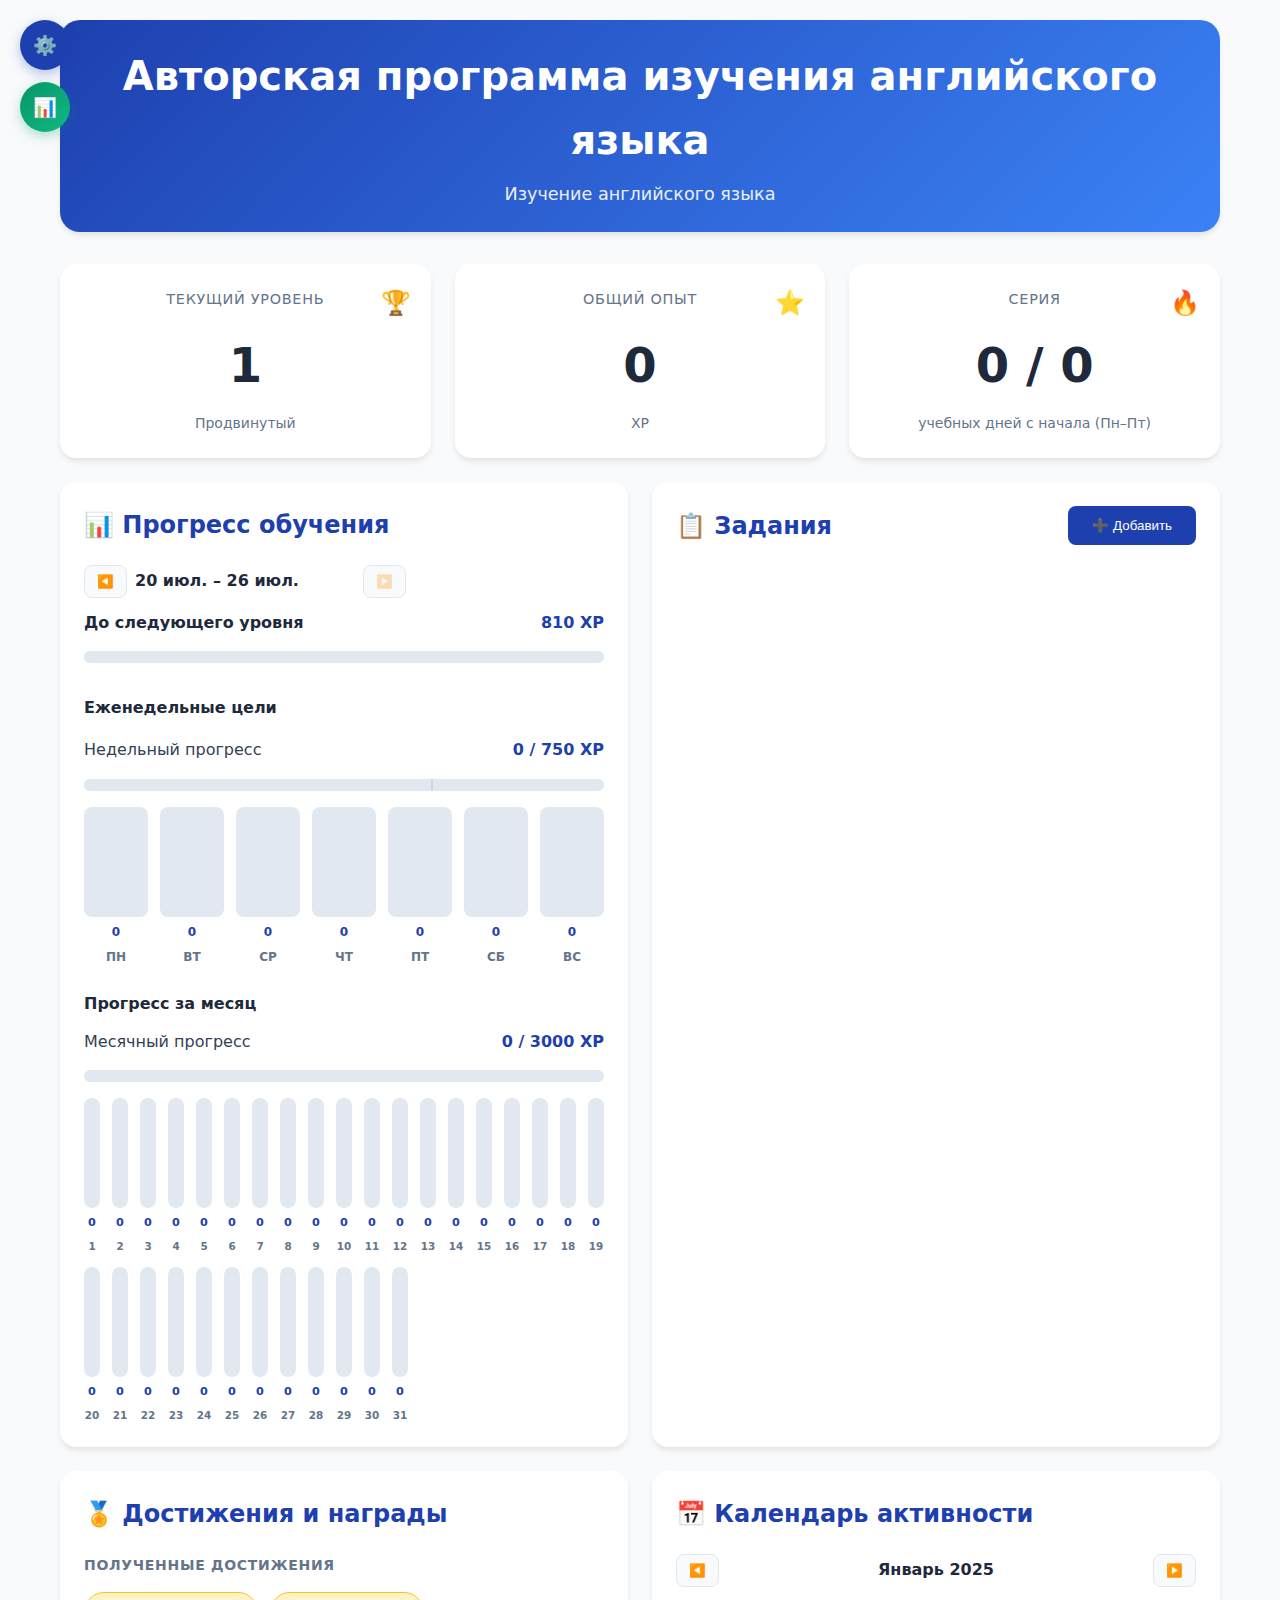
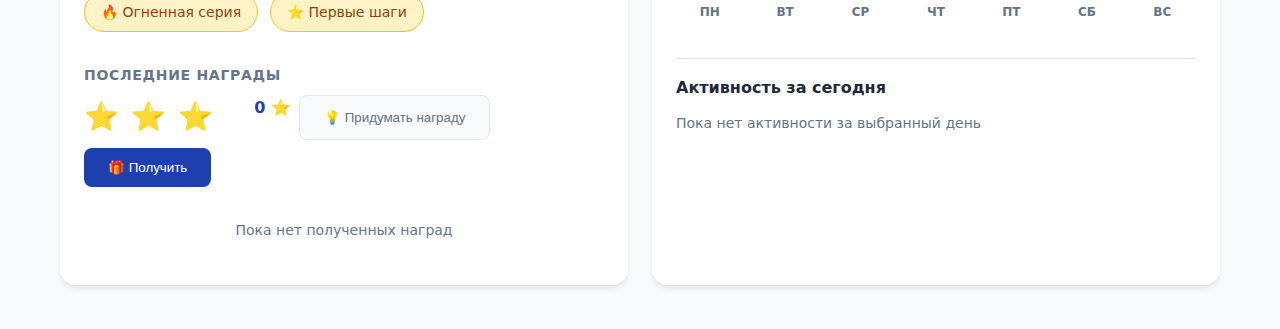
<file: index.html>
﻿<!doctype html>
<html lang="ru">
    <head>
        <meta charset="UTF-8" />
        <meta name="viewport" content="width=device-width, initial-scale=1.0" />
        <title>Геймификация изучения английского языка</title>
        <!-- Offline mode: removed external icon/font links -->
        <link rel="stylesheet" href="styles.css">
    </head>
    <body>
        <!-- Settings Panel -->
        <div class="settings-panel">
            <button class="settings-btn" onclick="toggleSettingsMenu()" aria-label="Открыть настройки" aria-haspopup="true" aria-expanded="false">
                ⚙️
            </button>
            <button class="analytics-btn" onclick="showAnalyticsModal()" aria-label="Открыть аналитику" title="Аналитика и статистика">
                📊
            </button>
            <div class="settings-menu" id="settingsMenu">
                <div class="settings-item" onclick="showChangeAccountModal()">
                    👤
                    Сменить учетную запись
                </div>
                <div class="settings-item" onclick="showChangePinModal()">
                    🔐
                    Сменить PIN-код
                </div>
                <div class="settings-item" onclick="logoutUser()">
                    🚪
                    Выйти из профиля
                </div>
                                 <div class="settings-item" onclick="exportData()">
                     💾
                     Экспорт данных
                 </div>
                 <div class="settings-item" onclick="document.getElementById('importFile').click()">
                     📤
                     Импорт данных
                 </div>
                 
                 <div class="settings-item danger" onclick="clearTasks()">
                     🗑️
                     Очистить задания
                 </div>
                 <div class="settings-item danger" onclick="clearRewards()">
                     🎁
                     Очистить награды
                 </div>
                 <div class="settings-item danger" onclick="resetProgress()">
                     🔄
                     Сбросить прогресс
                 </div>
            </div>
            <input type="file" id="importFile" class="file-input" accept="application/json,.json" onchange="importData(event)">
        </div>

        



        <!-- Modal Overlay for background dimming -->
        <div class="modal-overlay" id="modalOverlay"></div>

        <div class="container">
            <!-- Main Header -->
            <div class="card main-header">
                <h1>Авторская программа изучения английского языка</h1>
                <p>Изучение английского языка</p>
            </div>

            <!-- Stats Overview -->
            <div class="grid grid-cols-3">
                <div class="card stat-card">
                                    <div class="stat-icon">
                    🏆
                </div>
                    <div class="stat-label">Текущий уровень</div>
                    <div class="stat-value" id="currentLevel">15</div>
                    <div style="font-size: 0.875rem; color: #64748b">
                        Продвинутый
                    </div>
                </div>

                <div class="card stat-card">
                                    <div class="stat-icon">
                    ⭐
                </div>
                    <div class="stat-label">Общий опыт</div>
                    <div class="stat-value" id="totalXP">4250</div>
                    <div style="font-size: 0.875rem; color: #64748b">XP</div>
                </div>

                <div class="card stat-card">
                                    <div class="stat-icon">
                    🔥
                </div>
                    <div class="stat-label">Серия</div>
                    <div class="stat-value" id="currentStreak">0 / 0</div>
                    <div id="streakSubtitle" style="font-size: 0.875rem; color: #64748b">
                        учебных дней с начала (Пн–Пт)
                    </div>
                </div>
            </div>

            <div class="grid grid-cols-2">
                <!-- Progress Section -->
                <div class="card">
                    <div class="card-header">
                        <h2 class="card-title">
                            📊
                            Прогресс обучения
                        </h2>
                    </div>

                    <div>
                        <div style="display: flex; align-items: center; justify-content: space-between; margin-bottom: 12px; gap: 8px;">
                            <div style="display:flex; align-items:center; gap:8px;">
                                <button class="calendar-nav" id="weekPrevBtn" onclick="changeWeek(-1)" title="Предыдущая неделя">
                                    ◀️
                                </button>
                                <div class="month-title" id="weekRangeLabel" style="text-align:left; min-width: 220px;">
                                    Текущая неделя
                                </div>
                                <button class="calendar-nav" id="weekNextBtn" onclick="changeWeek(1)" title="Следующая неделя">
                                    ▶️
                                </button>
                            </div>
                        </div>
                        <div
                            style="
                                display: flex;
                                justify-content: space-between;
                                align-items: center;
                                margin-bottom: 12px;
                            "
                        >
                            <span style="font-weight: 600; color: #1e293b"
                                >До следующего уровня</span
                            >
                            <span
                                style="font-weight: 600; color: #1e40af"
                                id="xpProgress"
                                >—</span
                            >
                        </div>
                        <div class="progress-container">
                            <div
                                class="progress-bar"
                                id="levelProgress"
                                style="width: 0%"
                            ></div>
                        </div>
                    </div>

                    <div style="margin-top: 32px">
                        <h3
                            style="
                                font-size: 1rem;
                                font-weight: 600;
                                color: #1e293b;
                                margin-bottom: 16px;
                            "
                        >
                            Еженедельные цели
                        </h3>
                        <div
                            style="
                                display: flex;
                                justify-content: space-between;
                                align-items: center;
                                margin-bottom: 12px;
                            "
                        >
                            <span>Недельный прогресс</span>
                            <span
                                style="font-weight: 600; color: #1e40af"
                                id="weeklyProgress"
                                >—</span
                            >
                        </div>
                        <div class="progress-container" id="weeklyProgressContainer">
                            <div class="progress-marker" id="marker500" style="left: calc(500/750 * 100%);">
                                <div class="progress-label">500 XP</div>
                            </div>
                            <div class="progress-marker right" id="marker750" style="left: 100%;">
                                <div class="progress-label">750 XP</div>
                            </div>
                            <div class="progress-bar" id="weeklyBar" style="width: 0%"></div>
                        </div>

                        

                        <div id="weeklyChart" class="weekly-chart" aria-label="XP за дни недели"></div>

                        <div style="margin-top: 24px;">
                            <h3
                                style="
                                    font-size: 1rem;
                                    font-weight: 600;
                                    color: #1e293b;
                                    margin-bottom: 12px;
                                "
                            >
                                Прогресс за месяц
                            </h3>
                            <div style="display:flex; justify-content: space-between; align-items:center; margin-bottom: 8px;">
                                <span>Месячный прогресс</span>
                                <span id="monthlyProgressText" style="font-weight:600; color:#1e40af;">—</span>
                            </div>
                            <div class="progress-container">
                                <div class="progress-bar" id="monthlyBar" style="width: 0%"></div>
                            </div>
                            <div id="monthlyInlineChart" class="weekly-chart" aria-label="XP по дням месяца" style="grid-template-columns: repeat( auto-fit, minmax(16px, 1fr) );"></div>
                        </div>
                    </div>
                </div>

                <!-- Tasks Section -->
                <div class="card">
                    <div
                        class="card-header"
                        style="
                            display: flex;
                            justify-content: space-between;
                            align-items: center;
                        "
                    >
                        <h2 class="card-title">
                            📋
                            Задания
                        </h2>
                        <button
                            class="btn btn-primary"
                            onclick="showTaskModal()"
                        >
                            ➕
                            Добавить
                        </button>
                    </div>

                    <div class="task-list" id="taskList">
                        <!-- Tasks will be rendered here -->
                    </div>
                </div>
            </div>

            <div class="grid grid-cols-2">
                <!-- Achievements and Rewards -->
                <div class="card">
                    <div class="card-header">
                        <h2 class="card-title">
                            🏅
                            Достижения и награды
                        </h2>
                    </div>

                    <div>
                        <h3
                            style="
                                font-size: 0.875rem;
                                font-weight: 600;
                                color: #64748b;
                                text-transform: uppercase;
                                letter-spacing: 0.05em;
                                margin-bottom: 12px;
                            "
                        >
                            Полученные достижения
                        </h3>
                        <div class="achievements">
                            <div class="achievement-badge">
                                🔥
                                Огненная серия
                            </div>
                            <div class="achievement-badge">
                                ⭐
                                Первые шаги
                            </div>
                        </div>
                    </div>

                    <div style="margin-top: 32px">
                        <div style="display: flex; justify-content: space-between; align-items: center; gap: 8px; margin-bottom: 12px; flex-wrap: wrap;">
                            <h3 style="font-size: 0.875rem; font-weight: 600; color: #64748b; text-transform: uppercase; letter-spacing: 0.05em;">
                                Последние награды
                            </h3>
                            <div style="display:flex; gap: 8px; flex-wrap: wrap;">
                                <div class="redeem-stars-container" aria-label="Банк звезд" title="Ваши накопленные звезды для награды">
                                    <span class="redeem-star" id="bankStar1">⭐</span>
                                    <span class="redeem-star" id="bankStar2">⭐</span>
                                    <span class="redeem-star" id="bankStar3">⭐</span>
                                </div>
                                <div style="min-width: 70px; text-align: right; font-weight:600; color:#1e40af;" id="bankStarsText">0 ⭐</div>
                                <button class="btn btn-secondary" id="ideaBtn" onclick="showIdeaModal()" title="Придумать и сохранить награду">
                                    💡
                                    Придумать награду
                                </button>
                                <button class="btn btn-primary" onclick="showRewardModal()" id="redeemBtn">
                                    🎁
                                    Получить
                                </button>
                            </div>
                        </div>
                        <div id="plannedRewardCard" style="display:none; background:#fffbeb; border:1px solid #fde68a; color:#92400e; padding:12px; border-radius:10px; margin-bottom:12px;">
                            <div style="display:flex; align-items:center; justify-content:space-between; gap:8px;">
                                <div style="display:flex; align-items:center; gap:8px; font-weight:600;">
                                    ✏️
                                    Запланированная награда:
                                </div>
                                <div style="font-size:0.9rem; color:#78350f;" id="plannedRewardText">—</div>
                            </div>
                        </div>
                        <div id="rewardsList">
                            <div
                                style="
                                    text-align: center;
                                    padding: 20px;
                                    color: #64748b;
                                    font-size: 0.875rem;
                                "
                            >
                                Пока нет полученных наград
                            </div>
                        </div>
                    </div>
                </div>

                <!-- Calendar -->
                <div class="card">
                    <div class="card-header">
                        <h2 class="card-title">
                            📅
                            Календарь активности
                        </h2>
                    </div>

                    <div class="calendar-header">
                        <button class="calendar-nav" onclick="changeMonth(-1)">
                            ◀️
                        </button>
                        <div class="month-title" id="monthTitle">
                            Январь 2025
                        </div>
                        <button class="calendar-nav" onclick="changeMonth(1)">
                            ▶️
                        </button>
                    </div>

                    <div
                        style="
                            display: grid;
                            grid-template-columns: repeat(7, 1fr);
                            gap: 8px;
                            margin-bottom: 8px;
                            font-size: 0.75rem;
                            font-weight: 600;
                            color: #64748b;
                            text-align: center;
                        "
                    >
                        <div>ПН</div>
                        <div>ВТ</div>
                        <div>СР</div>
                        <div>ЧТ</div>
                        <div>ПТ</div>
                        <div>СБ</div>
                        <div>ВС</div>
                    </div>

                    <div class="calendar" id="calendar">
                        <!-- Calendar days will be generated here -->
                    </div>

                    <div
                        style="
                            margin-top: 20px;
                            padding-top: 16px;
                            border-top: 1px solid #e2e8f0;
                        "
                    >
                        <h4
                            style="
                                font-weight: 600;
                                color: #1e293b;
                                margin-bottom: 12px;
                            "
                            id="selectedDateTitle"
                        >
                            Активность за сегодня
                        </h4>
                        <div
                            id="dayActivity"
                            style="font-size: 0.875rem; color: #64748b"
                        >
                            Пока нет активности за выбранный день
                        </div>
                    </div>
                </div>
                

            </div>
        </div>



        <!-- Task Modal -->
        <div class="modal" id="taskModal">
            <div class="modal-content" style="position: relative" role="dialog" aria-modal="true" aria-labelledby="taskModalTitle">
                <button class="close-btn" onclick="hideTaskModal()">
                    &times;
                </button>
                <div class="modal-header">
                    <h3 class="modal-title" id="taskModalTitle">Добавить новое задание</h3>
                </div>

                <form id="taskForm" onsubmit="addTask(event)" autocomplete="off">
                    <div class="form-group">
                        <label class="form-label">Название задания</label>
                        <input
                            type="text"
                            class="form-input"
                            id="taskName"
                            name="taskName"
                            placeholder="Например: Изучение новых слов"
                            autocomplete="off"
                            autocapitalize="off"
                            autocorrect="off"
                            spellcheck="false"
                            inputmode="text"
                            required
                        />
                    </div>

                    <div class="form-group">
                        <label class="form-label">Описание</label>
                        <textarea
                            class="form-input"
                            id="taskDescription"
                            name="taskDescription"
                            rows="3"
                            placeholder="Краткое описание задания"
                            autocomplete="off"
                            autocapitalize="off"
                            autocorrect="off"
                            spellcheck="false"
                        ></textarea>
                    </div>

                    <div class="form-group">
                        <label class="form-label">Иконка задания</label>
                        <div class="icon-selector" id="iconSelector">
                            <!-- Icons will be populated by JavaScript -->
                        </div>
                    </div>

                    <div
                        style="
                            display: grid;
                            grid-template-columns: 1fr 1fr;
                            gap: 16px;
                        "
                    >
                        <div class="form-group">
                            <label class="form-label">Награда (XP)</label>
                            <input
                                type="number"
                                class="form-input"
                                id="taskXP"
                                name="taskXP"
                                value="50"
                                min="10"
                                max="500"
                                autocomplete="off"
                            />
                        </div>

                        <div class="form-group">
                            <label class="form-label">Длительность (мин)</label>
                            <input
                                type="number"
                                class="form-input"
                                id="taskDuration"
                                name="taskDuration"
                                value="15"
                                min="5"
                                max="120"
                                autocomplete="off"
                            />
                        </div>
                    </div>

                    <div
                        style="
                            display: flex;
                            gap: 12px;
                            justify-content: flex-end;
                            margin-top: 24px;
                        "
                    >
                        <button
                            type="button"
                            class="btn btn-secondary"
                            onclick="hideTaskModal()"
                        >
                            Отмена
                        </button>
                        <button type="submit" class="btn btn-primary">
                            <i class="fas fa-plus"></i>
                            Добавить задание                        </button>
                    </div>
                </form>
            </div>
        </div>

        <!-- Reward Modal -->
        <div class="modal" id="rewardModal">
            <div class="modal-content" style="position: relative" role="dialog" aria-modal="true" aria-labelledby="rewardModalTitle">
                <button class="close-btn" onclick="hideRewardModal()">
                    &times;
                </button>
                <div class="modal-header">
                    <h3 class="modal-title" id="rewardModalTitle">Получить награду</h3>
                </div>

                <form id="rewardForm" onsubmit="addReward(event)">
                    <div class="form-group">
                        <label class="form-label">Запланированная награда</label>
                 <div id="plannedRewardDisplay" style="padding: 12px; background: #f8fafc; border: 1px solid #e2e8f0; border-radius: 8px; color: #1e293b;">
                            —
                        </div>
                    </div>

                    <div style="padding: 16px; background: #f0f9ff; border-radius: 8px; margin: 16px 0;">
                        <div style="display: flex; justify-content: space-between; align-items: center;">
                            <span>Доступно звезд:</span>
                            <span style="font-weight: 600; color: #1e40af" id="availableStars">0 ⭐</span>
                        </div>
                        <div style="display: flex; justify-content: space-between; align-items: center; margin-top: 8px;">
                            <span>Требуется для награды:</span>
                            <span style="font-weight: 600; color: #1e293b">3 ⭐</span>
                        </div>
                    </div>

                    <div style="display: flex; gap: 12px; justify-content: flex-end; margin-top: 24px;">
                        <button type="button" class="btn btn-secondary" onclick="hideRewardModal()">❌ Отмена</button>
                        <button type="submit" class="btn btn-primary" id="confirmRedeemBtn">
                            🎁
                            Получить награду
                        </button>
                    </div>
                </form>
            </div>
        </div>

        <!-- Idea Modal -->
        <div class="modal" id="ideaModal">
            <div class="modal-content" style="position: relative" role="dialog" aria-modal="true" aria-labelledby="ideaModalTitle">
                <button class="close-btn" onclick="hideIdeaModal()">&times;</button>
                <div class="modal-header">
                    <h3 class="modal-title" id="ideaModalTitle">Придумать награду</h3>
                </div>
                <form id="ideaForm" onsubmit="saveRewardIdea(event)">
                    <div class="form-group">
                        <label class="form-label">Название награды</label>
                        <div class="autocomplete-wrap">
                            <input type="text" class="form-input" id="ideaDescription" placeholder="Например: Поход в кино" required autocomplete="off" />
                            <div class="autocomplete-list" id="ideaAutocomplete"></div>
                        </div>
                    </div>
                    <div style="display: flex; gap: 12px; justify-content: flex-end; margin-top: 24px;">
                        <button type="button" class="btn btn-secondary" onclick="hideIdeaModal()">❌ Отмена</button>
                                                    <button type="submit" class="btn btn-primary">
                                ✅
                                Сохранить
                            </button>
                    </div>
                </form>
            </div>
        </div>

        <!-- Notification -->
        <div class="notification" id="notification" role="status" aria-live="polite" aria-atomic="true">
            ✅
            <span id="notificationMessage"></span>
        </div>

        <!-- Account Modal -->
        <div class="modal" id="accountModal">
            <div class="modal-content" role="dialog" aria-modal="true" aria-labelledby="accountModalTitle" style="max-width:520px; position:relative;">
                <div class="modal-header">
                    <h3 class="modal-title" id="accountModalTitle">Выберите учетную запись</h3>
                </div>
                <div style="display:flex; gap:12px; flex-direction:column;">
                    <button class="btn btn-primary" onclick="selectAccount('viewer')" style="justify-content:center;">
                        👤 Михаил (только просмотр)
                    </button>
                                         <button class="btn btn-secondary" onclick="selectAccount('admin')" style="justify-content:center; background: #fbbf24; color: #92400e; border-color: #f59e0b;">
                         👑 Admin (полные права)
                     </button>
                </div>
            </div>
        </div>

        <!-- Verification Modal -->
        <div class="modal" id="verificationModal">
            <div class="modal-content" role="dialog" aria-modal="true" aria-labelledby="verificationModalTitle" style="max-width:400px; position:relative;">
                <div class="modal-header">
                    <h3 class="modal-title" id="verificationModalTitle">🔐 Верификация</h3>
                </div>
                <div style="text-align: center; padding: 20px 0;">
                    <div style="margin-bottom: 20px;">
                        <div style="font-size: 14px; color: #6b7280; margin-bottom: 8px;">Введите PIN-код для входа в профиль</div>
                        <div style="font-size: 16px; font-weight: 600; color: #1f2937;" id="verificationUserInfo">Михаил</div>
                    </div>
                    
                    <!-- PIN Input Display -->
                    <div style="margin-bottom: 24px;">
                        <div style="display: flex; justify-content: center; gap: 12px; margin-bottom: 16px;">
                            <div class="pin-dot" id="pinDot1"></div>
                            <div class="pin-dot" id="pinDot2"></div>
                            <div class="pin-dot" id="pinDot3"></div>
                            <div class="pin-dot" id="pinDot4"></div>
                        </div>
                        <div style="font-size: 12px; color: #6b7280;" id="pinStatus">Введите 4-значный код</div>
                    </div>
                    
                    <!-- Numeric Keypad -->
                    <div style="display: grid; grid-template-columns: repeat(3, 1fr); gap: 12px; max-width: 240px; margin: 0 auto;">
                        <button class="pin-btn" onclick="addPinDigit('1')">1</button>
                        <button class="pin-btn" onclick="addPinDigit('2')">2</button>
                        <button class="pin-btn" onclick="addPinDigit('3')">3</button>
                        <button class="pin-btn" onclick="addPinDigit('4')">4</button>
                        <button class="pin-btn" onclick="addPinDigit('5')">5</button>
                        <button class="pin-btn" onclick="addPinDigit('6')">6</button>
                        <button class="pin-btn" onclick="addPinDigit('7')">7</button>
                        <button class="pin-btn" onclick="addPinDigit('8')">8</button>
                        <button class="pin-btn" onclick="addPinDigit('9')">9</button>
                        <button class="pin-btn" onclick="addPinDigit('0')" style="grid-column: 2;">0</button>
                        <button class="pin-btn pin-btn-delete" onclick="deletePinDigit()">⌫</button>
                    </div>
                    
                    <!-- Action Buttons -->
                    <div style="display: flex; gap: 12px; justify-content: center; margin-top: 24px;">
                        <button class="btn btn-secondary" onclick="hideVerificationModal()">❌ Отмена</button>
                        <button class="btn btn-primary" onclick="verifyPin()" id="verifyBtn" disabled>✅ Войти</button>
                    </div>
                    
                    <!-- Setup PIN Button (shown only for new users) -->
                    <div style="margin-top: 16px; display: none;" id="setupPinSection">
                        <button class="btn btn-secondary" onclick="setupNewPin()" style="font-size: 14px;">
                            🔑 Установить PIN-код
                        </button>
                    </div>
                </div>
            </div>
        </div>

        <!-- Setup PIN Modal -->
        <div class="modal" id="setupPinModal">
            <div class="modal-content" role="dialog" aria-modal="true" aria-labelledby="setupPinModalTitle" style="max-width:400px; position:relative;">
                <div class="modal-header">
                    <h3 class="modal-title" id="setupPinModalTitle">🔑 Установка PIN-кода</h3>
                </div>
                <div style="text-align: center; padding: 20px 0;">
                    <div style="margin-bottom: 20px;">
                        <div style="font-size: 14px; color: #6b7280; margin-bottom: 8px;">Придумайте 4-значный PIN-код для профиля</div>
                        <div style="font-size: 16px; font-weight: 600; color: #1f2937;" id="setupPinUserInfo">Михаил</div>
                    </div>
                    
                    <!-- PIN Input Display -->
                    <div style="margin-bottom: 24px;">
                        <div style="display: flex; justify-content: center; gap: 12px; margin-bottom: 16px;">
                            <div class="pin-dot" id="setupPinDot1"></div>
                            <div class="pin-dot" id="setupPinDot2"></div>
                            <div class="pin-dot" id="setupPinDot3"></div>
                            <div class="pin-dot" id="setupPinDot4"></div>
                        </div>
                        <div style="font-size: 12px; color: #6b7280;" id="setupPinStatus">Введите новый PIN-код</div>
                    </div>
                    
                    <!-- Numeric Keypad -->
                    <div style="display: grid; grid-template-columns: repeat(3, 1fr); gap: 12px; max-width: 240px; margin: 0 auto;">
                        <button class="pin-btn" onclick="addSetupPinDigit('1')">1</button>
                        <button class="pin-btn" onclick="addSetupPinDigit('2')">2</button>
                        <button class="pin-btn" onclick="addSetupPinDigit('3')">3</button>
                        <button class="pin-btn" onclick="addSetupPinDigit('4')">4</button>
                        <button class="pin-btn" onclick="addSetupPinDigit('5')">5</button>
                        <button class="pin-btn" onclick="addSetupPinDigit('6')">6</button>
                        <button class="pin-btn" onclick="addSetupPinDigit('7')">7</button>
                        <button class="pin-btn" onclick="addSetupPinDigit('8')">8</button>
                        <button class="pin-btn" onclick="addSetupPinDigit('9')">9</button>
                        <button class="pin-btn" onclick="addSetupPinDigit('0')" style="grid-column: 2;">0</button>
                        <button class="pin-btn pin-btn-delete" onclick="deleteSetupPinDigit()">⌫</button>
                    </div>
                    
                    <!-- Action Buttons -->
                    <div style="display: flex; gap: 12px; justify-content: center; margin-top: 24px;">
                        <button class="btn btn-secondary" onclick="hideSetupPinModal()">❌ Отмена</button>
                        <button class="btn btn-primary" onclick="confirmSetupPin()" id="confirmSetupBtn" disabled>✅ Сохранить</button>
                    </div>
                </div>
            </div>
        </div>

        <!-- Analytics Modal -->
        <div class="modal analytics-modal" id="analyticsModal">
            <div class="modal-content" role="dialog" aria-modal="true" aria-labelledby="analyticsModalTitle">
                <button class="close-btn" onclick="hideAnalyticsModal()">&times;</button>
                
                <div class="analytics-header">
                    <div class="analytics-title" id="analyticsModalTitle">
                        📊
                        Аналитика обучения
                    </div>
                    <div style="display: flex; align-items: center; gap: 8px;">
                        <span id="demoBadge" class="demo-badge" style="display: none;">Демо</span>
                        <button class="btn btn-secondary" id="toggleDemoBtn" onclick="toggleDemoAnalytics()" title="Включить демо визуализацию">Демо</button>
                    </div>
                </div>

                <div class="analytics-tabs">
                    <button class="analytics-tab active" onclick="switchAnalyticsTab('overview')">Обзор</button>
                    <button class="analytics-tab" onclick="switchAnalyticsTab('progress')">Прогресс</button>
                    <button class="analytics-tab" onclick="switchAnalyticsTab('patterns')">Паттерны</button>
                    <button class="analytics-tab" onclick="switchAnalyticsTab('achievements')">Достижения</button>
                </div>

                <!-- Overview Tab -->
                <div class="tab-content active" id="overview-tab">
                    <div class="analytics-grid">
                        <!-- Total Stats Card -->
                        <div class="analytics-card">
                            <div class="analytics-card-header">
                                <div class="analytics-card-title">
                                    <div class="analytics-card-icon" style="background: linear-gradient(135deg, #1e40af, #3b82f6);">
                                        🏆
                                    </div>
                                    Общая статистика
                                </div>
                            </div>
                            <div id="totalStatsContent">
                                <div class="stat-row">
                                    <span class="stat-label">Всего дней с активностью</span>
                                    <span class="stat-value" id="totalActiveDays">-</span>
                                </div>
                                <div class="stat-row">
                                    <span class="stat-label">Всего заданий выполнено</span>
                                    <span class="stat-value" id="totalTasksCompleted">-</span>
                                </div>
                                <div class="stat-row">
                                    <span class="stat-label">Среднее XP в день</span>
                                    <span class="stat-value" id="avgXpPerDay">-</span>
                                </div>
                                <div class="stat-row">
                                    <span class="stat-label">Лучший день (XP)</span>
                                    <span class="stat-value" id="bestDay">-</span>
                                </div>
                            </div>
                        </div>

                        <!-- Level Progress Ring -->
                        <div class="analytics-card">
                            <div class="analytics-card-header">
                                <div class="analytics-card-title">
                                    <div class="analytics-card-icon" style="background: linear-gradient(135deg, #7c3aed, #a855f7);">
                                        📈
                                    </div>
                                    Прогресс уровня
                                </div>
                            </div>
                            <div class="progress-ring" id="levelProgressRing">
                                <svg viewBox="0 0 120 120">
                                    <circle class="progress-ring-bg" cx="60" cy="60" r="52"></circle>
                                    <circle class="progress-ring-fill" cx="60" cy="60" r="52" 
                                            stroke-dasharray="0 327" id="levelRingFill"></circle>
                                </svg>
                                <div class="progress-ring-text" id="levelRingText">Lv.1</div>
                            </div>
                        </div>

                        <!-- Weekly XP Trend -->
                        <div class="analytics-card" style="grid-column: span 2;">
                            <div class="analytics-card-header">
                                <div class="analytics-card-title">
                                    <div class="analytics-card-icon" style="background: linear-gradient(135deg, #059669, #10b981);">
                                        📊
                                    </div>
                                    Тренд XP по неделям
                                </div>
                            </div>
                            <div class="chart-container chart-large" id="weeklyTrendChart"></div>
                        </div>

                        <!-- Learning Streak -->
                        <div class="analytics-card">
                            <div class="analytics-card-header">
                                <div class="analytics-card-title">
                                    <div class="analytics-card-icon" style="background: linear-gradient(135deg, #dc2626, #ef4444);">
                                        🔥
                                    </div>
                                    Статистика серий
                                </div>
                            </div>
                            <div id="streakStatsContent">
                                <div class="stat-row">
                                    <span class="stat-label">Текущая серия</span>
                                    <span class="stat-value" id="currentStreakStat">-</span>
                                </div>
                                <div class="stat-row">
                                    <span class="stat-label">Лучшая серия</span>
                                    <span class="stat-value" id="bestStreak">-</span>
                                </div>
                                <div class="stat-row">
                                    <span class="stat-label">Консистентность</span>
                                    <span class="stat-value" id="consistency">-</span>
                                </div>
                            </div>
                        </div>

                        <!-- Stars Analytics -->
                        <div class="analytics-card">
                            <div class="analytics-card-header">
                                <div class="analytics-card-title">
                                    <div class="analytics-card-icon" style="background: linear-gradient(135deg, #f59e0b, #fbbf24);">
                                        ⭐
                                    </div>
                                    Звезды и награды
                                </div>
                            </div>
                            <div id="starsStatsContent">
                                <div class="stat-row">
                                    <span class="stat-label">Всего звезд заработано</span>
                                    <span class="stat-value" id="totalStarsEarned">-</span>
                                </div>
                                <div class="stat-row">
                                    <span class="stat-label">Звезд потрачено</span>
                                    <span class="stat-value" id="starsSpent">-</span>
                                </div>
                                <div class="stat-row">
                                    <span class="stat-label">Наград получено</span>
                                    <span class="stat-value" id="rewardsCount">-</span>
                                </div>
                            </div>
                        </div>
                    </div>
                </div>

                <!-- Progress Tab -->
                <div class="tab-content" id="progress-tab">
                    <div class="analytics-grid">
                        <!-- Activity Heatmap -->
                        <div class="analytics-card" style="grid-column: span 2;">
                            <div class="analytics-card-header">
                                <div class="analytics-card-title">
                                    <div class="analytics-card-icon" style="background: linear-gradient(135deg, #059669, #10b981);">
                                        📅
                                    </div>
                                    Карта активности (последний год)
                                </div>
                            </div>
                            <div id="activityHeatmap" class="heatmap"></div>
                            <div style="display: flex; justify-content: space-between; align-items: center; margin-top: 16px; font-size: 0.85rem; color: #64748b;">
                                <span>Меньше</span>
                                <div style="display: flex; gap: 3px;">
                                    <div class="heatmap-cell"></div>
                                    <div class="heatmap-cell" data-level="1"></div>
                                    <div class="heatmap-cell" data-level="2"></div>
                                    <div class="heatmap-cell" data-level="3"></div>
                                    <div class="heatmap-cell" data-level="4"></div>
                                    <div class="heatmap-cell" data-level="5"></div>
                                </div>
                                <span>Больше</span>
                            </div>
                        </div>

                        <!-- Monthly Progress -->
                        <div class="analytics-card">
                            <div class="analytics-card-header">
                                <div class="analytics-card-title">
                                    <div class="analytics-card-icon" style="background: linear-gradient(135deg, #8b5cf6, #a78bfa);">
                                        📊
                                    </div>
                                    XP по месяцам
                                </div>
                            </div>
                            <div class="chart-container" id="monthlyXpChart"></div>
                        </div>

                        <!-- Task Distribution -->
                        <div class="analytics-card">
                            <div class="analytics-card-header">
                                <div class="analytics-card-title">
                                    <div class="analytics-card-icon" style="background: linear-gradient(135deg, #ec4899, #f472b6);">
                                        🥧
                                    </div>
                                    Типы заданий
                                </div>
                            </div>
                            <div class="chart-container chart-small" id="taskDistributionChart"></div>
                        </div>

                        <!-- Level Timeline -->
                        <div class="analytics-card" style="grid-column: span 2;">
                            <div class="analytics-card-header">
                                <div class="analytics-card-title">
                                    <div class="analytics-card-icon" style="background: linear-gradient(135deg, #1e40af, #3b82f6);">
                                        📈
                                    </div>
                                    Хронология уровней
                                </div>
                            </div>
                            <div class="chart-container" id="levelTimelineChart"></div>
                        </div>
                    </div>
                </div>

                <!-- Patterns Tab -->
                <div class="tab-content" id="patterns-tab">
                    <div class="analytics-grid">
                        <!-- Daily Pattern -->
                        <div class="analytics-card">
                            <div class="analytics-card-header">
                                <div class="analytics-card-title">
                                    <div class="analytics-card-icon" style="background: linear-gradient(135deg, #0ea5e9, #38bdf8);">
                                        ⏰
                                    </div>
                                    Дни недели
                                </div>
                            </div>
                            <div class="chart-container" id="weekdayPatternChart"></div>
                        </div>

                        <!-- Performance Trends -->
                        <div class="analytics-card">
                            <div class="analytics-card-header">
                                <div class="analytics-card-title">
                                    <div class="analytics-card-icon" style="background: linear-gradient(135deg, #f59e0b, #fbbf24);">
                                        📈
                                    </div>
                                    Эффективность
                                </div>
                            </div>
                            <div id="performanceContent">
                                <div class="stat-row">
                                    <span class="stat-label">Самый продуктивный день недели</span>
                                    <span class="stat-value" id="bestWeekday">-</span>
                                </div>
                                <div class="stat-row">
                                    <span class="stat-label">Среднее заданий в день</span>
                                    <span class="stat-value" id="avgTasksPerDay">-</span>
                                </div>
                                <div class="stat-row">
                                    <span class="stat-label">Рост XP (последние 4 недели)</span>
                                    <span class="stat-value" id="xpGrowth">-</span>
                                </div>
                            </div>
                        </div>

                        <!-- Study Sessions -->
                        <div class="analytics-card" style="grid-column: span 2;">
                            <div class="analytics-card-header">
                                <div class="analytics-card-title">
                                    <div class="analytics-card-icon" style="background: linear-gradient(135deg, #059669, #10b981);">
                                        📚
                                    </div>
                                    История сессий обучения
                                </div>
                            </div>
                            <div class="chart-container" id="sessionsChart"></div>
                        </div>

                        <!-- Prediction -->
                        <div class="analytics-card">
                            <div class="analytics-card-header">
                                <div class="analytics-card-title">
                                    <div class="analytics-card-icon" style="background: linear-gradient(135deg, #7c3aed, #a855f7);">
                                        🔮
                                    </div>
                                    Прогнозы
                                </div>
                            </div>
                            <div id="predictionContent">
                                <div class="stat-row">
                                    <span class="stat-label">До 100 уровня</span>
                                    <span class="stat-value" id="timeToMax">-</span>
                                </div>
                                <div class="stat-row">
                                    <span class="stat-label">Следующая звезда через</span>
                                    <span class="stat-value" id="nextStarTime">-</span>
                                </div>
                                <div class="stat-row">
                                    <span class="stat-label">Месячная цель (1000 XP)</span>
                                    <span class="stat-value" id="monthlyGoal">-</span>
                                </div>
                            </div>
                        </div>
                    </div>
                </div>

                <!-- Achievements Tab -->
                <div class="tab-content" id="achievements-tab">
                    <div class="analytics-grid">
                        <!-- Milestones -->
                        <div class="analytics-card" style="grid-column: span 2;">
                            <div class="analytics-card-header">
                                <div class="analytics-card-title">
                                    <div class="analytics-card-icon" style="background: linear-gradient(135deg, #f59e0b, #fbbf24);">
                                        🏅
                                    </div>
                                    Ключевые достижения
                                </div>
                            </div>
                            <div id="milestonesContent"></div>
                        </div>

                        <!-- Records -->
                        <div class="analytics-card">
                            <div class="analytics-card-header">
                                <div class="analytics-card-title">
                                    <div class="analytics-card-icon" style="background: linear-gradient(135deg, #dc2626, #ef4444);">
                                        👑
                                    </div>
                                    Рекорды
                                </div>
                            </div>
                            <div id="recordsContent">
                                <div class="stat-row">
                                    <span class="stat-label">Максимум XP за день</span>
                                    <span class="stat-value" id="maxDayXp">-</span>
                                </div>
                                <div class="stat-row">
                                    <span class="stat-label">Максимум заданий за день</span>
                                    <span class="stat-value" id="maxDayTasks">-</span>
                                </div>
                                <div class="stat-row">
                                    <span class="stat-label">Лучшая неделя (XP)</span>
                                    <span class="stat-value" id="bestWeekXp">-</span>
                                </div>
                            </div>
                        </div>

                        <!-- Progress Comparison -->
                        <div class="analytics-card" style="grid-column: span 2;">
                            <div class="analytics-card-header">
                                <div class="analytics-card-title">
                                    <div class="analytics-card-icon" style="background: linear-gradient(135deg, #1e40af, #3b82f6);">
                                        📊
                                    </div>
                                    Сравнение периодов
                                </div>
                            </div>
                            <div class="chart-container" id="comparisonChart"><canvas id="comparisonChartCanvas" class="chart-large" aria-label="Сравнение периодов"></canvas></div>
                        </div>
                    </div>
                </div>
            </div>
        </div>

        <!-- Welcome Modal -->
        <div class="modal" id="welcomeModal">
            <div class="modal-content" style="position: relative; max-width: 640px;" role="dialog" aria-modal="true" aria-labelledby="welcomeModalTitle">
                <button class="close-btn" onclick="hideWelcomeModal()">&times;</button>
                <div class="welcome-hero">
                    ✨
                    <div class="welcome-title" id="welcomeModalTitle">Welcome!</div>
                </div>
                <div class="welcome-text" id="welcomeMessage">
                    Great to see you! You're on a powerful journey to master English—let's make today count.
                </div>
                <div class="welcome-actions">
                    <button class="btn btn-secondary" onclick="hideWelcomeModal()">Close</button>
                    <button class="btn btn-primary" onclick="hideWelcomeModal()">⚡ Let's go!</button>
                </div>
            </div>
        </div>

        

        <script src="app.js"></script>
    </body>
</html>
</file>
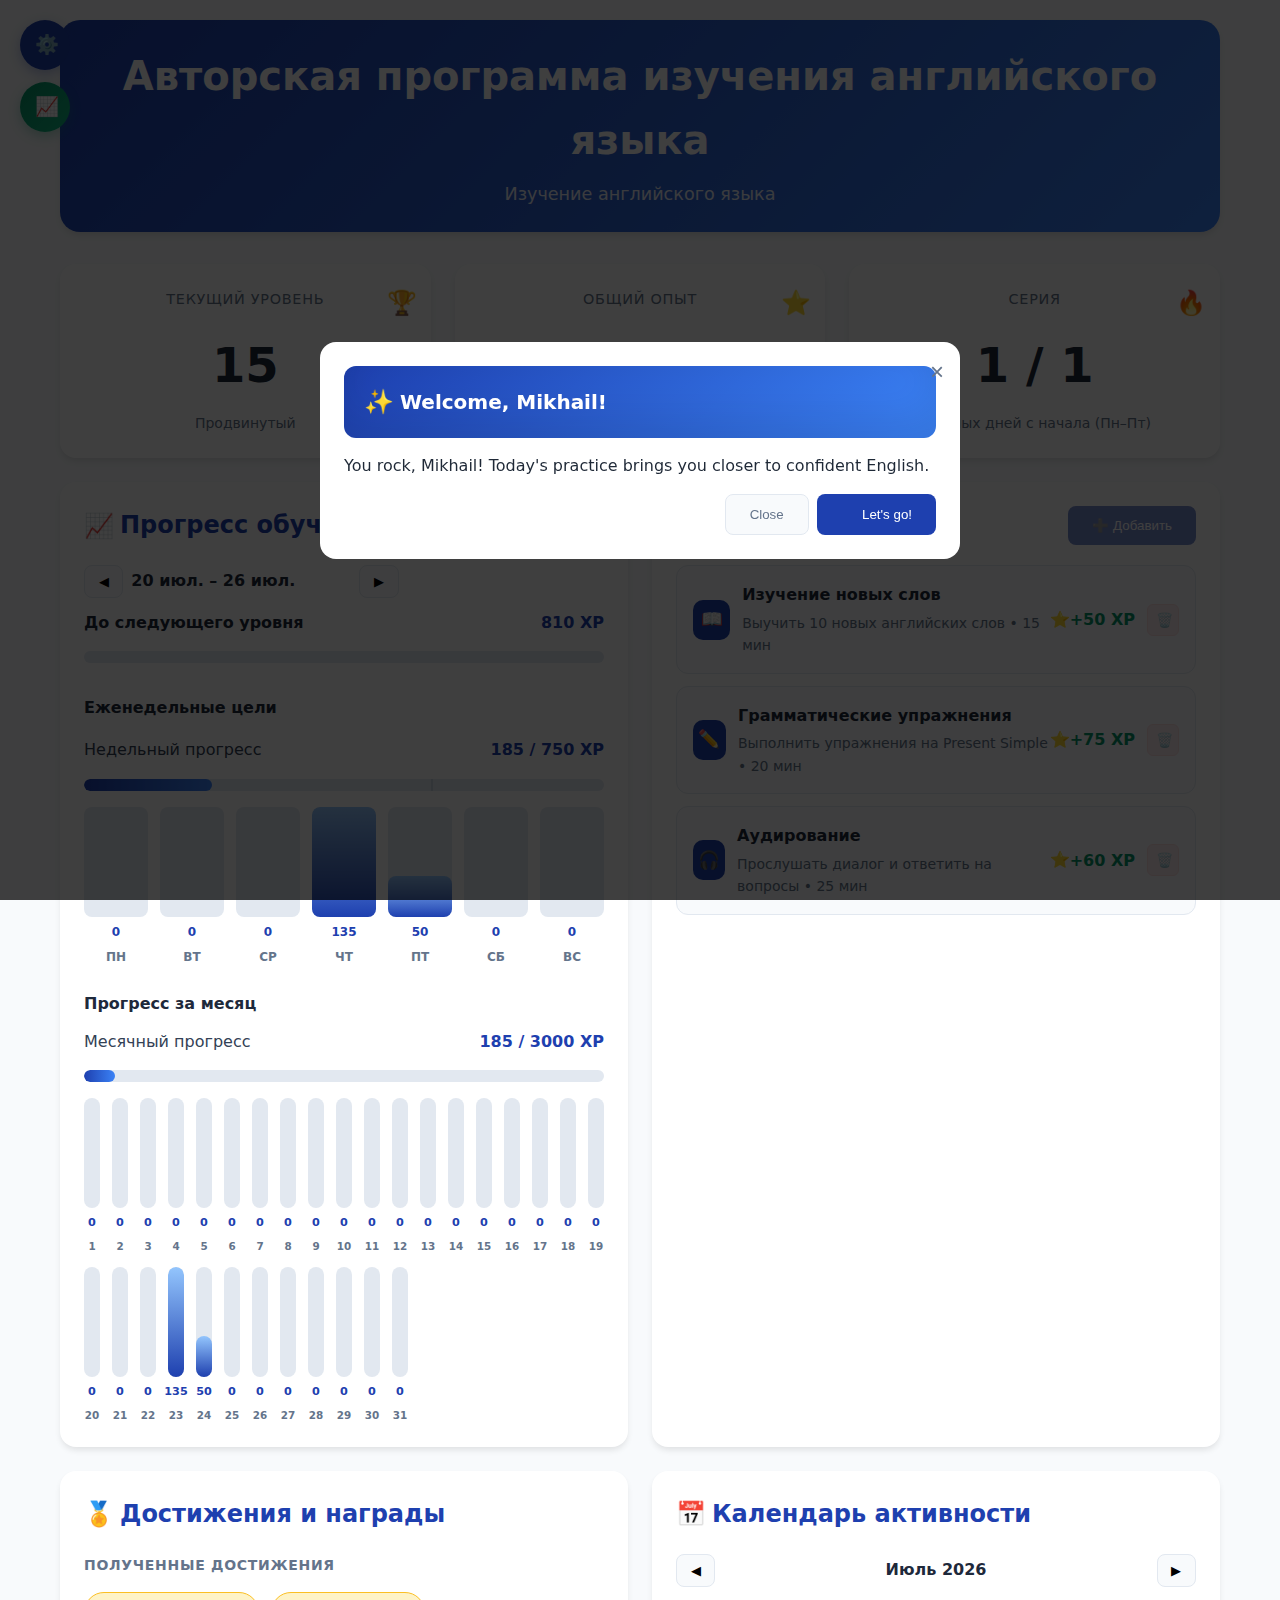
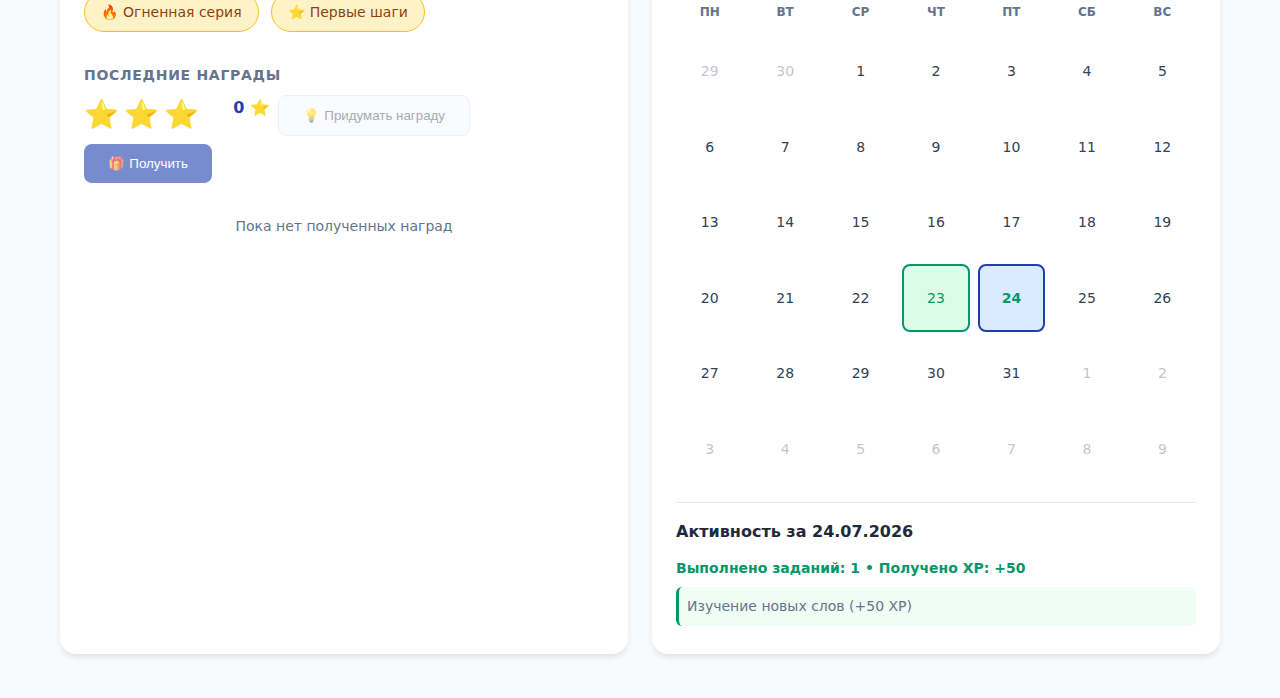
<file: english-learning-dashboard.html>
<!doctype html>
<html lang="ru">
    <head>
        <meta charset="UTF-8" />
        <meta name="viewport" content="width=device-width, initial-scale=1.0" />
        <title>Геймификация изучения английского языка</title>
        <!-- Offline mode: removed external icon/font links -->
        <style>
            * {
                margin: 0;
                padding: 0;
                box-sizing: border-box;
            }

            body {
                font-family: system-ui, -apple-system, Segoe UI, Roboto, Arial, sans-serif;
                background-color: #f8fafc;
                color: #334155;
                line-height: 1.6;
            }

            .container {
                max-width: 1200px;
                margin: 0 auto;
                padding: 20px;
            }

            /* Card Styles */
            .card {
                background: white;
                border-radius: 16px;
                box-shadow: 0 4px 6px -1px rgba(0, 0, 0, 0.1);
                padding: 24px;
                margin-bottom: 24px;
                transition: all 0.3s ease;
            }

            .card:hover {
                box-shadow: 0 10px 25px -5px rgba(0, 0, 0, 0.1);
            }

            .card-header {
                margin-bottom: 20px;
            }

            .card-title {
                font-size: 1.5rem;
                font-weight: 600;
                color: #1e40af;
                display: flex;
                align-items: center;
                gap: 12px;
            }

            /* Header */
            .main-header {
                background: linear-gradient(135deg, #1e40af, #3b82f6);
                color: white;
                text-align: center;
                border-radius: 20px;
                margin-bottom: 32px;
            }

            .main-header h1 {
                font-size: 2.5rem;
                font-weight: 700;
                margin-bottom: 8px;
            }

            .main-header p {
                font-size: 1.1rem;
                opacity: 0.9;
            }

            /* Grid Layout */
            .grid {
                display: grid;
                gap: 24px;
            }

            .grid-cols-3 {
                grid-template-columns: repeat(auto-fit, minmax(300px, 1fr));
            }

            .grid-cols-2 {
                grid-template-columns: repeat(auto-fit, minmax(400px, 1fr));
            }

            /* Stats Cards */
            .stat-card {
                text-align: center;
                position: relative;
                overflow: hidden;
            }

            .stat-value {
                font-size: 3rem;
                font-weight: 700;
                color: #1e40af;
                margin: 16px 0 8px 0;
            }

            .stat-label {
                font-size: 0.875rem;
                color: #64748b;
                font-weight: 500;
                text-transform: uppercase;
                letter-spacing: 0.05em;
            }

            .stat-icon {
                position: absolute;
                top: 20px;
                right: 20px;
                font-size: 1.5rem;
                color: #fbbf24;
            }

            /* Progress Bar */
            .progress-container {
                background: #e2e8f0;
                border-radius: 12px;
                height: 12px;
                overflow: hidden;
                margin: 16px 0;
                position: relative;
            }

            .progress-bar {
                background: linear-gradient(90deg, #1e40af, #3b82f6);
                height: 100%;
                border-radius: 12px;
                transition: width 0.8s ease;
                position: relative;
            }

            .progress-bar::after {
                content: "";
                position: absolute;
                top: 0;
                left: -100%;
                width: 100%;
                height: 100%;
                background: linear-gradient(
                    90deg,
                    transparent,
                    rgba(255, 255, 255, 0.4),
                    transparent
                );
                animation: shine 2s infinite;
            }

            /* Weekly threshold markers */
            .progress-marker {
                position: absolute;
                top: -6px;
                width: 2px;
                height: 24px;
                background: #cbd5e1; /* slate-300 */
            }
            .progress-marker.active { background: #059669; }
            .progress-marker .progress-label {
                position: absolute;
                top: -18px;
                left: 50%;
                transform: translateX(-50%);
                font-size: 0.7rem;
                color: #64748b;
                white-space: nowrap;
                font-weight: 600;
            }
            .progress-marker.active .progress-label { color: #059669; }
            .progress-marker.right .progress-label { left: 0; transform: translateX(-100%); }

            @keyframes shine {
                0% {
                    left: -100%;
                }
                100% {
                    left: 100%;
                }
            }

            /* Weekly Goals */
            .stars-container {
                display: flex;
                gap: 8px;
                margin: 16px 0;
                justify-content: center;
            }

            .star {
                font-size: 2rem;
                color: #e2e8f0;
                transition: all 0.3s ease;
            }

            .star.filled {
                color: #fbbf24;
                animation: sparkle 0.6s ease;
            }

            @keyframes sparkle {
                0%,
                100% {
                    transform: scale(1);
                }
                50% {
                    transform: scale(1.2);
                }
            }

            /* Redeem Stars */
            .redeem-stars-container { display:flex; gap: 12px; align-items:center; }
            .redeem-star { font-size: 1.75rem; color: #e5e7eb; transition: transform 0.2s ease, color 0.2s ease; }
            .redeem-star.filled { color: #f59e0b; transform: scale(1.05); }
            .redeem-star.ready { color: #059669; }





            /* Offline Icon Replacements (emoji-based) */
            .fa, .fas { display: inline-block; width: 1em; height: 1em; line-height: 1em; text-align: center; font-style: normal; }
            .fa::before, .fas::before { display: inline-block; }
            .fa-cog::before { content: "⚙️"; }
            .fa-chart-line::before { content: "📈"; }
            .fa-trophy::before { content: "🏆"; }
            .fa-star::before { content: "⭐"; }
            .fa-fire::before { content: "🔥"; }
            .fa-tasks::before { content: "📋"; }
            .fa-plus::before { content: "➕"; }
            .fa-medal::before { content: "🏅"; }
            .fa-lightbulb::before { content: "💡"; }
            .fa-gift::before { content: "🎁"; }
            .fa-calendar-alt::before { content: "📅"; }
            .fa-chevron-left::before { content: "◀"; }
            .fa-chevron-right::before { content: "▶"; }
            .fa-check-circle::before { content: "✅"; }
            .fa-sparkles::before { content: "✨"; }
            .fa-book::before { content: "📖"; }
            .fa-pencil-alt::before { content: "✏️"; }
            .fa-headphones::before { content: "🎧"; }
            .fa-trash::before { content: "🗑️"; }
            .fa-times::before { content: "✖"; }
            .fa-level-up-alt::before { content: "⬆️"; }
            .fa-chart-area::before { content: "📊"; }
            .fa-calendar-check::before { content: "🗓️"; }
            .fa-chart-bar::before { content: "📊"; }
            .fa-chart-pie::before { content: "🥧"; }
            .fa-clock::before { content: "⏰"; }
            .fa-trending-up::before { content: "📈"; }
            .fa-history::before { content: "🕘"; }
            .fa-crystal-ball::before { content: "🔮"; }
            .fa-crown::before { content: "👑"; }
            .fa-arrows-rotate::before { content: "🔄"; }
            .fa-download::before { content: "⬇️"; }
            .fa-upload::before { content: "⬆️"; }
            .fa-pen-to-square::before { content: "📝"; }
            .fa-microphone::before { content: "🎤"; }
            .fa-eye::before { content: "👁️"; }
            .fa-brain::before { content: "🧠"; }
            .fa-graduation-cap::before { content: "🎓"; }
            .fa-chalkboard-teacher::before { content: "👨‍🏫"; }
            .fa-language::before { content: "🌐"; }
            .fa-spell-check::before { content: "✅"; }
            .fa-target::before { content: "🎯"; }
            .fa-gamepad::before { content: "🎮"; }
            .fa-user-shield::before { content: "🛡️"; }
            .fa-share-alt::before { content: "📤"; }
            .fa-google-drive::before { content: "☁️"; }
            .fa-database::before { content: "🗄️"; }
            .fa-folder-open::before { content: "📂"; }

            /* Tasks */
            .task-list {
                display: flex;
                flex-direction: column;
                gap: 12px;
            }

            .task-item {
                display: flex;
                align-items: center;
                justify-content: space-between;
                padding: 16px;
                background: #f8fafc;
                border-radius: 12px;
                border: 1px solid #e2e8f0;
                transition: all 0.3s ease;
                cursor: pointer;
            }

            .task-item:hover {
                background: #f1f5f9;
                border-color: #1e40af;
                transform: translateY(-2px);
            }

            .task-info {
                display: flex;
                align-items: center;
                gap: 12px;
            }

            .task-icon {
                width: 40px;
                height: 40px;
                background: #1e40af;
                color: white;
                border-radius: 10px;
                display: flex;
                align-items: center;
                justify-content: center;
                font-size: 1.1rem;
            }

            .task-icon i {
                width: 1.25em; /* normalize FA icon width */
                text-align: center;
                line-height: 1;
                font-size: 1.1rem; /* ensure consistent icon size */
            }

            /* Icon selector styles */
            .icon-selector {
                display: grid;
                grid-template-columns: repeat(5, 1fr);
                gap: 8px;
                margin-top: 8px;
            }

            .icon-option {
                width: 40px;
                height: 40px;
                background: #f8fafc;
                border: 2px solid #e2e8f0;
                border-radius: 8px;
                display: flex;
                align-items: center;
                justify-content: center;
                cursor: pointer;
                transition: all 0.2s ease;
                font-size: 1.1rem;
            }

            .icon-option:hover {
                background: #e2e8f0;
                border-color: #1e40af;
            }

            .icon-option.selected {
                background: #1e40af;
                color: white;
                border-color: #1e40af;
            }

            .task-details h4 {
                font-weight: 600;
                color: #1e293b;
                margin-bottom: 4px;
            }

            .task-details p {
                font-size: 0.875rem;
                color: #64748b;
            }

            .task-reward {
                display: flex;
                align-items: center;
                gap: 4px;
                font-weight: 600;
                color: #059669;
            }

            /* Calendar */
            .calendar {
                display: grid;
                grid-template-columns: repeat(7, 1fr);
                gap: 8px;
                margin-top: 16px;
            }

            .calendar-day {
                aspect-ratio: 1;
                display: flex;
                align-items: center;
                justify-content: center;
                border-radius: 8px;
                font-size: 0.875rem;
                cursor: pointer;
                transition: all 0.2s ease;
                position: relative;
            }

            .calendar-day.today {
                background: #1e40af;
                color: white;
                font-weight: 600;
            }

            .calendar-day.active {
                background: #dcfce7;
                color: #059669;
                border: 2px solid #059669;
            }

            .calendar-day.selected {
                background: #dbeafe;
                border: 2px solid #1e40af;
            }

            .calendar-day:hover {
                background: #f1f5f9;
            }

            .calendar-day.activity-high::after {
                content: "";
                position: absolute;
                bottom: 2px;
                right: 2px;
                width: 6px;
                height: 6px;
                background: #059669;
                border-radius: 50%;
            }

            .calendar-header {
                display: flex;
                justify-content: space-between;
                align-items: center;
                margin-bottom: 16px;
            }

            .calendar-nav {
                background: #f8fafc;
                border: 1px solid #e2e8f0;
                border-radius: 8px;
                padding: 8px 12px;
                cursor: pointer;
                transition: all 0.2s ease;
            }

            .calendar-nav:hover {
                background: #f1f5f9;
                border-color: #1e40af;
            }

            .month-title {
                font-weight: 600;
                color: #1e293b;
                flex: 1;
                text-align: center;
            }

            /* Achievements */
            .achievements {
                display: flex;
                flex-wrap: wrap;
                gap: 12px;
                margin-top: 16px;
            }

            .achievement-badge {
                padding: 8px 16px;
                background: #fef3c7;
                color: #92400e;
                border-radius: 20px;
                font-size: 0.875rem;
                font-weight: 500;
                display: flex;
                align-items: center;
                gap: 8px;
                border: 1px solid #fbbf24;
            }

            /* Rewards */
            .reward-item {
                display: flex;
                align-items: center;
                padding: 12px;
                background: #f0f9ff;
                border-radius: 12px;
                margin-bottom: 12px;
            }

            /* Rewards grid visualization */
            .rewards-grid {
                display: grid;
                grid-template-columns: repeat(auto-fit, minmax(220px, 1fr));
                gap: 12px;
            }
            .reward-card {
                position: relative;
                padding: 14px 12px 12px 12px;
                background: white;
                border: 1px solid #e2e8f0;
                border-radius: 12px;
                box-shadow: 0 2px 10px rgba(0,0,0,0.04);
                transition: transform 0.2s ease, box-shadow 0.2s ease;
            }
            .reward-card:hover {
                transform: translateY(-2px);
                box-shadow: 0 8px 20px rgba(0,0,0,0.08);
            }
            .reward-card .rc-top {
                display:flex; align-items:center; justify-content:space-between; margin-bottom:8px;
            }
            .reward-chip {
                display:inline-flex; align-items:center; gap:6px;
                background: #eef2ff; color:#3730a3; border:1px solid #c7d2fe; padding:4px 8px; border-radius:999px; font-size:0.75rem; font-weight:700;
            }
            .reward-title { font-weight:600; color:#1f2937; }
            .reward-date-2 { font-size:0.75rem; color:#64748b; margin-top:6px; }

            .reward-icon {
                width: 40px;
                height: 40px;
                background: #1e40af;
                color: white;
                border-radius: 8px;
                display: flex;
                align-items: center;
                justify-content: center;
                margin-right: 12px;
            }

            .reward-info h4 {
                font-weight: 600;
                color: #1e293b;
                margin-bottom: 4px;
            }

            .reward-date {
                font-size: 0.75rem;
                color: #64748b;
            }

            /* Buttons */
            .btn {
                padding: 12px 24px;
                border-radius: 8px;
                border: none;
                cursor: pointer;
                font-weight: 500;
                transition: all 0.2s ease;
                display: inline-flex;
                align-items: center;
                gap: 8px;
            }

            .btn-primary {
                background: #1e40af;
                color: white;
            }

            .btn-primary:hover {
                background: #1d4ed8;
                transform: translateY(-1px);
            }

            .btn-secondary {
                background: #f8fafc;
                color: #64748b;
                border: 1px solid #e2e8f0;
            }

            .btn-secondary:hover {
                background: #f1f5f9;
            }

            /* Modal */
            .modal {
                position: fixed;
                top: 0;
                left: 0;
                width: 100%;
                height: 100%;
                background: rgba(0, 0, 0, 0.5);
                display: none;
                align-items: center;
                justify-content: center;
                z-index: 1000;
            }

            .modal.show {
                display: flex;
            }

            .modal-content {
                background: white;
                border-radius: 16px;
                padding: 24px;
                max-width: 500px;
                width: 90%;
                max-height: 80vh;
                overflow-y: auto;
            }

            .modal-header {
                margin-bottom: 20px;
            }

            .modal-title {
                font-size: 1.5rem;
                font-weight: 600;
                color: #1e293b;
            }

            .close-btn {
                position: absolute;
                top: 16px;
                right: 16px;
                background: none;
                border: none;
                font-size: 1.5rem;
                cursor: pointer;
                color: #64748b;
            }

            /* Form */
            .form-group {
                margin-bottom: 16px;
            }

            .form-label {
                display: block;
                margin-bottom: 6px;
                font-weight: 500;
                color: #374151;
            }

            .form-input {
                width: 100%;
                padding: 12px;
                border: 1px solid #d1d5db;
                border-radius: 8px;
                font-size: 1rem;
                transition: border-color 0.2s ease;
            }

            .form-input:focus {
                outline: none;
                border-color: #1e40af;
                box-shadow: 0 0 0 3px rgba(30, 64, 175, 0.1);
            }

            /* Notifications */
            .notification {
                position: fixed;
                top: 20px;
                right: 20px;
                padding: 16px 20px;
                border-radius: 8px;
                color: white;
                font-weight: 500;
                z-index: 1001;
                display: none;
                align-items: center;
                gap: 12px;
                min-width: 300px;
                box-shadow: 0 10px 25px -5px rgba(0, 0, 0, 0.25);
            }

            .notification.show {
                display: flex;
                animation: slideIn 0.3s ease;
            }

            .notification.success {
                background: #059669;
            }

            .notification.error {
                background: #dc2626;
            }

            .notification.warning {
                background: #d97706;
            }

            .notification.info {
                background: #1e40af;
            }

            @keyframes slideIn {
                from {
                    transform: translateX(100%);
                    opacity: 0;
                }
                to {
                    transform: translateX(0);
                    opacity: 1;
                }
            }

            /* Responsive */
            @media (max-width: 768px) {
                .container {
                    padding: 16px;
                }

                .main-header h1 {
                    font-size: 2rem;
                }

                .grid-cols-3 {
                    grid-template-columns: 1fr;
                }

                .grid-cols-2 {
                    grid-template-columns: 1fr;
                }

                .stat-value {
                    font-size: 2.5rem;
                }

                .calendar {
                    gap: 4px;
                }

                .modal-content {
                    margin: 16px;
                    width: calc(100% - 32px);
                }
            }

            /* Loading animations */
            @keyframes pulse {
                0%,
                100% {
                    opacity: 1;
                }
                50% {
                    opacity: 0.5;
                }
            }

            .loading {
                animation: pulse 2s infinite;
            }

            /* Task completion animation */
            @keyframes taskComplete {
                0% {
                    transform: scale(1);
                }
                50% {
                    transform: scale(1.05);
                }
                100% {
                    transform: scale(1);
                }
            }

            .task-completed {
                animation: taskComplete 0.6s ease;
                background: #dcfce7 !important;
                border-color: #059669 !important;
            }

            /* Level up animation */
            @keyframes levelUp {
                0% {
                    transform: scale(1);
                }
                50% {
                    transform: scale(1.3);
                }
                100% {
                    transform: scale(1);
                }
            }

            .level-up {
                animation: levelUp 1s ease;
            }

            /* Delete Button */
            .btn-icon-delete {
                width: 32px;
                height: 32px;
                background: #fee2e2;
                color: #dc2626;
                border: 1px solid #fecaca;
                border-radius: 6px;
                cursor: pointer;
                display: flex;
                align-items: center;
                justify-content: center;
                transition: all 0.2s ease;
                font-size: 0.875rem;
            }

            .btn-icon-delete:hover {
                background: #fecaca;
                border-color: #dc2626;
                transform: scale(1.05);
            }

            /* Settings Panel */
            .settings-panel {
                position: fixed;
                top: 20px;
                left: 20px;
                z-index: 1000;
                display: flex;
                flex-direction: column;
                gap: 12px;
            }

            .settings-btn, .analytics-btn {
                width: 50px;
                height: 50px;
                border: none;
                border-radius: 50%;
                cursor: pointer;
                display: flex;
                align-items: center;
                justify-content: center;
                font-size: 1.2rem;
                transition: all 0.3s ease;
                color: white;
            }

            .settings-btn {
                background: #1e40af;
                box-shadow: 0 4px 12px rgba(30, 64, 175, 0.3);
            }

            .settings-btn:hover {
                background: #1d4ed8;
                transform: translateY(-2px);
                box-shadow: 0 6px 16px rgba(30, 64, 175, 0.4);
            }

            .analytics-btn {
                background: linear-gradient(135deg, #059669, #10b981);
                box-shadow: 0 4px 12px rgba(5, 150, 105, 0.3);
            }

            .analytics-btn:hover {
                background: linear-gradient(135deg, #047857, #059669);
                transform: translateY(-2px);
                box-shadow: 0 6px 16px rgba(5, 150, 105, 0.4);
            }

            .settings-menu {
                position: absolute;
                top: 60px;
                left: 0;
                background: white;
                border-radius: 12px;
                box-shadow: 0 10px 25px rgba(0, 0, 0, 0.15);
                padding: 8px;
                min-width: 200px;
                display: none;
            }

            .settings-menu.show {
                display: block;
                animation: fadeInDown 0.3s ease;
            }

            @keyframes fadeInDown {
                from {
                    opacity: 0;
                    transform: translateY(-10px);
                }
                to {
                    opacity: 1;
                    transform: translateY(0);
                }
            }

            .settings-item {
                padding: 12px 16px;
                border-radius: 8px;
                cursor: pointer;
                transition: background 0.2s ease;
                display: flex;
                align-items: center;
                gap: 12px;
                font-size: 0.875rem;
                color: #374151;
            }

            .settings-item:hover {
                background: #f3f4f6;
            }

            .settings-item.danger {
                color: #dc2626;
            }

            .settings-item.danger:hover {
                background: #fee2e2;
            }

            /* File input styling */
            .file-input {
                display: none;
            }

            /* Other month days */
            .calendar-day.other-month {
                opacity: 0.3;
            }

            /* Weekly Bar Chart */
            .weekly-chart {
                display: grid;
                grid-template-columns: repeat(7, 1fr);
                gap: 12px;
                align-items: end;
                margin-top: 16px;
            }
            .weekly-chart .bar {
                display: flex;
                flex-direction: column;
                align-items: center;
                gap: 6px;
            }
            .weekly-chart .bar-column {
                position: relative;
                width: 100%;
                height: 110px;
                background: #e2e8f0;
                border-radius: 8px;
                overflow: hidden;
            }
            .weekly-chart .bar-value {
                position: absolute;
                bottom: 0;
                left: 0;
                width: 100%;
                background: linear-gradient(180deg, #93c5fd, #1e40af);
                border-top-left-radius: 8px;
                border-top-right-radius: 8px;
                transition: height 0.6s ease;
            }
            .weekly-chart .bar-xp {
                font-size: 0.75rem;
                color: #1e40af;
                font-weight: 600;
            }
            .weekly-chart .bar-label {
                font-size: 0.75rem;
                color: #64748b;
                font-weight: 600;
            }

            /* Welcome Modal */
            .welcome-hero {
                background: linear-gradient(135deg, #1e40af, #3b82f6);
                color: white;
                padding: 20px;
                border-radius: 12px;
                display: flex;
                align-items: center;
                gap: 12px;
                margin-bottom: 16px;
                box-shadow: inset 0 -20px 40px rgba(0,0,0,0.1);
            }
            .welcome-hero i { font-size: 1.5rem; }
            .welcome-title {
                font-size: 1.25rem;
                font-weight: 700;
            }
            .welcome-text {
                color: #1f2937;
                line-height: 1.5;
            }
            .welcome-actions { display: flex; gap: 8px; justify-content: flex-end; margin-top: 16px; }

            /* Autocomplete for reward ideas */
            .autocomplete-wrap { position: relative; }
            .autocomplete-list {
                position: absolute;
                top: 100%;
                left: 0;
                right: 0;
                background: white;
                border: 1px solid #e2e8f0;
                border-radius: 8px;
                margin-top: 4px;
                max-height: 220px;
                overflow-y: auto;
                box-shadow: 0 10px 25px rgba(0,0,0,0.1);
                display: none;
                z-index: 1002;
            }
            .autocomplete-item {
                padding: 10px 12px;
                display: flex;
                align-items: center;
                justify-content: space-between;
                gap: 8px;
                cursor: pointer;
            }
            .autocomplete-item:hover { background: #f3f4f6; }
            .autocomplete-text { color: #1f2937; font-size: 0.95rem; }
            .autocomplete-remove {
                color: #dc2626;
                background: transparent;
                border: none;
                cursor: pointer;
                padding: 4px;
                border-radius: 6px;
            }
            .autocomplete-remove:hover { background: #fee2e2; }

            /* Analytics Modal Styles */
            .analytics-modal .modal-content {
                max-width: 95vw;
                width: 1400px;
                max-height: 95vh;
                padding: 32px;
            }

            .analytics-header {
                display: flex;
                align-items: center;
                justify-content: space-between;
                margin-bottom: 32px;
                padding-bottom: 20px;
                border-bottom: 2px solid #e2e8f0;
            }

            .analytics-title {
                display: flex;
                align-items: center;
                gap: 16px;
                font-size: 2rem;
                font-weight: 700;
                color: #1e293b;
            }

            .analytics-title i {
                color: #059669;
                font-size: 1.8rem;
            }

            .analytics-grid {
                display: grid;
                grid-template-columns: repeat(auto-fit, minmax(320px, 1fr));
                gap: 24px;
                margin-bottom: 32px;
            }

            .analytics-card {
                background: white;
                border-radius: 16px;
                box-shadow: 0 4px 20px rgba(0,0,0,0.08);
                padding: 24px;
                border: 1px solid #f1f5f9;
                transition: all 0.3s ease;
                position: relative;
                overflow: hidden;
            }

            .analytics-card:hover {
                box-shadow: 0 8px 30px rgba(0,0,0,0.12);
                transform: translateY(-2px);
            }

            .analytics-card::before {
                content: '';
                position: absolute;
                top: 0;
                left: 0;
                right: 0;
                height: 4px;
                background: linear-gradient(90deg, #1e40af, #3b82f6, #059669, #10b981);
            }

            .analytics-card-header {
                display: flex;
                align-items: center;
                justify-content: space-between;
                margin-bottom: 16px;
            }

            .analytics-card-title {
                font-size: 1.1rem;
                font-weight: 600;
                color: #1e293b;
                display: flex;
                align-items: center;
                gap: 8px;
            }

            .analytics-card-icon {
                width: 32px;
                height: 32px;
                border-radius: 8px;
                display: flex;
                align-items: center;
                justify-content: center;
                font-size: 0.9rem;
                color: white;
            }

            .chart-container {
                position: relative;
                height: 200px;
                margin-bottom: 16px;
            }

            .chart-large {
                height: 300px;
            }

            .chart-small {
                height: 150px;
            }

            .stat-row {
                display: flex;
                justify-content: space-between;
                align-items: center;
                padding: 12px 0;
                border-bottom: 1px solid #f1f5f9;
            }

            .stat-row:last-child {
                border-bottom: none;
            }

            .stat-label {
                color: #64748b;
                font-size: 0.9rem;
            }

            .stat-value {
                font-weight: 600;
                color: #1e293b;
            }

            .progress-ring {
                width: 120px;
                height: 120px;
                margin: 0 auto;
                position: relative;
            }

            .progress-ring svg {
                width: 100%;
                height: 100%;
                transform: rotate(-90deg);
            }

            .progress-ring-bg {
                fill: none;
                stroke: #e2e8f0;
                stroke-width: 8;
            }

            .progress-ring-fill {
                fill: none;
                stroke: #1e40af;
                stroke-width: 8;
                stroke-linecap: round;
                transition: stroke-dasharray 0.5s ease;
            }

            .progress-ring-text {
                position: absolute;
                top: 50%;
                left: 50%;
                transform: translate(-50%, -50%);
                text-align: center;
                font-size: 1.2rem;
                font-weight: 700;
                color: #1e293b;
            }

            .heatmap {
                display: grid;
                grid-template-columns: repeat(53, 1fr);
                gap: 2px;
                margin: 16px 0;
            }

            .heatmap-cell {
                width: 12px;
                height: 12px;
                background: #f1f5f9;
                border-radius: 2px;
                transition: all 0.2s ease;
            }

            .heatmap-cell[data-level="1"] { background: #dcfce7; }
            .heatmap-cell[data-level="2"] { background: #bbf7d0; }
            .heatmap-cell[data-level="3"] { background: #86efac; }
            .heatmap-cell[data-level="4"] { background: #4ade80; }
            .heatmap-cell[data-level="5"] { background: #22c55e; }

            .analytics-tabs {
                display: flex;
                gap: 8px;
                margin-bottom: 24px;
                background: #f8fafc;
                padding: 8px;
                border-radius: 12px;
            }

            .analytics-tab {
                padding: 12px 20px;
                border-radius: 8px;
                background: transparent;
                border: none;
                color: #64748b;
                font-weight: 500;
                cursor: pointer;
                transition: all 0.2s ease;
            }

            .analytics-tab.active {
                background: white;
                color: #1e40af;
                box-shadow: 0 2px 8px rgba(0,0,0,0.1);
            }

            .analytics-tab:hover:not(.active) {
                background: #f1f5f9;
                color: #1e293b;
            }

            .tab-content {
                display: none;
            }

            .tab-content.active {
                display: block;
            }

            /* Activity item styles for delete functionality */
            .activity-item {
                position: relative;
                padding: 8px 12px 8px 8px;
                background: #f0fdf4;
                border-radius: 6px;
                margin-bottom: 4px;
                border-left: 3px solid #059669;
                transition: all 0.2s ease;
            }
            .activity-item:hover {
                background: #dcfce7;
                padding-right: 32px;
            }
            .activity-delete {
                position: absolute;
                right: 8px;
                top: 50%;
                transform: translateY(-50%);
                width: 20px;
                height: 20px;
                background: #fee2e2;
                color: #dc2626;
                border: none;
                border-radius: 4px;
                cursor: pointer;
                font-size: 0.75rem;
                display: none;
                align-items: center;
                justify-content: center;
                transition: all 0.2s ease;
            }
            .activity-item:hover .activity-delete {
                display: flex;
            }
            .activity-delete:hover {
                background: #fecaca;
                transform: translateY(-50%) scale(1.1);
            }

            /* Demo badge */
            .demo-badge {
                display: inline-flex;
                align-items: center;
                height: 26px;
                padding: 0 10px;
                border-radius: 999px;
                background: #f59e0b;
                color: white;
                font-size: 0.75rem;
                font-weight: 700;
            }
        </style>
    </head>
    <body>
        <!-- Settings Panel -->
        <div class="settings-panel">
            <button class="settings-btn" onclick="toggleSettingsMenu()" aria-label="Открыть настройки" aria-haspopup="true" aria-expanded="false">
                <i class="fas fa-cog"></i>
            </button>
            <button class="analytics-btn" onclick="showAnalyticsModal()" aria-label="Открыть аналитику" title="Аналитика и статистика">
                <i class="fas fa-chart-line"></i>
            </button>
            <div class="settings-menu" id="settingsMenu">
                <div class="settings-item" onclick="showChangeAccountModal()">
                    <i class="fas fa-user-shield"></i>
                    Сменить учетную запись
                </div>
                                 <div class="settings-item" onclick="exportData()">
                     <i class="fas fa-download"></i>
                     Экспорт данных
                 </div>
                 <div class="settings-item" onclick="document.getElementById('importFile').click()">
                     <i class="fas fa-upload"></i>
                     Импорт данных
                 </div>
                 
                 <div class="settings-item danger" onclick="clearTasks()">
                     <i class="fas fa-trash"></i>
                     Очистить задания
                 </div>
                 <div class="settings-item danger" onclick="clearRewards()">
                     <i class="fas fa-gift"></i>
                     Очистить награды
                 </div>
                 <div class="settings-item danger" onclick="resetProgress()">
                     <i class="fas fa-arrows-rotate"></i>
                     Сбросить прогресс
                 </div>
            </div>
            <input type="file" id="importFile" class="file-input" accept="application/json,.json" onchange="importData(event)">
        </div>

        



        <div class="container">
            <!-- Main Header -->
            <div class="card main-header">
                <h1>Авторская программа изучения английского языка</h1>
                <p>Изучение английского языка</p>
            </div>

            <!-- Stats Overview -->
            <div class="grid grid-cols-3">
                <div class="card stat-card">
                    <div class="stat-icon">
                        <i class="fas fa-trophy"></i>
                    </div>
                    <div class="stat-label">Текущий уровень</div>
                    <div class="stat-value" id="currentLevel">15</div>
                    <div style="font-size: 0.875rem; color: #64748b">
                        Продвинутый
                    </div>
                </div>

                <div class="card stat-card">
                    <div class="stat-icon">
                        <i class="fas fa-star"></i>
                    </div>
                    <div class="stat-label">Общий опыт</div>
                    <div class="stat-value" id="totalXP">4250</div>
                    <div style="font-size: 0.875rem; color: #64748b">XP</div>
                </div>

                <div class="card stat-card">
                    <div class="stat-icon">
                        <i class="fas fa-fire"></i>
                    </div>
                    <div class="stat-label">Серия</div>
                    <div class="stat-value" id="currentStreak">0 / 0</div>
                    <div id="streakSubtitle" style="font-size: 0.875rem; color: #64748b">
                        учебных дней с начала (Пн–Пт)
                    </div>
                </div>
            </div>

            <div class="grid grid-cols-2">
                <!-- Progress Section -->
                <div class="card">
                    <div class="card-header">
                        <h2 class="card-title">
                            <i class="fas fa-chart-line"></i>
                            Прогресс обучения
                        </h2>
                    </div>

                    <div>
                        <div style="display: flex; align-items: center; justify-content: space-between; margin-bottom: 12px; gap: 8px;">
                            <div style="display:flex; align-items:center; gap:8px;">
                                <button class="calendar-nav" id="weekPrevBtn" onclick="changeWeek(-1)" title="Предыдущая неделя">
                                    <i class="fas fa-chevron-left"></i>
                                </button>
                                <div class="month-title" id="weekRangeLabel" style="text-align:left; min-width: 220px;">
                                    Текущая неделя
                                </div>
                                <button class="calendar-nav" id="weekNextBtn" onclick="changeWeek(1)" title="Следующая неделя">
                                    <i class="fas fa-chevron-right"></i>
                                </button>
                            </div>
                        </div>
                        <div
                            style="
                                display: flex;
                                justify-content: space-between;
                                align-items: center;
                                margin-bottom: 12px;
                            "
                        >
                            <span style="font-weight: 600; color: #1e293b"
                                >До следующего уровня</span
                            >
                            <span
                                style="font-weight: 600; color: #1e40af"
                                id="xpProgress"
                                >—</span
                            >
                        </div>
                        <div class="progress-container">
                            <div
                                class="progress-bar"
                                id="levelProgress"
                                style="width: 0%"
                            ></div>
                        </div>
                    </div>

                    <div style="margin-top: 32px">
                        <h3
                            style="
                                font-size: 1rem;
                                font-weight: 600;
                                color: #1e293b;
                                margin-bottom: 16px;
                            "
                        >
                            Еженедельные цели
                        </h3>
                        <div
                            style="
                                display: flex;
                                justify-content: space-between;
                                align-items: center;
                                margin-bottom: 12px;
                            "
                        >
                            <span>Недельный прогресс</span>
                            <span
                                style="font-weight: 600; color: #1e40af"
                                id="weeklyProgress"
                                >—</span
                            >
                        </div>
                        <div class="progress-container" id="weeklyProgressContainer">
                            <div class="progress-marker" id="marker500" style="left: calc(500/750 * 100%);">
                                <div class="progress-label">500 XP</div>
                            </div>
                            <div class="progress-marker right" id="marker750" style="left: 100%;">
                                <div class="progress-label">750 XP</div>
                            </div>
                            <div class="progress-bar" id="weeklyBar" style="width: 0%"></div>
                        </div>

                        

                        <div id="weeklyChart" class="weekly-chart" aria-label="XP за дни недели"></div>

                        <div style="margin-top: 24px;">
                            <h3
                                style="
                                    font-size: 1rem;
                                    font-weight: 600;
                                    color: #1e293b;
                                    margin-bottom: 12px;
                                "
                            >
                                Прогресс за месяц
                            </h3>
                            <div style="display:flex; justify-content: space-between; align-items:center; margin-bottom: 8px;">
                                <span>Месячный прогресс</span>
                                <span id="monthlyProgressText" style="font-weight:600; color:#1e40af;">—</span>
                            </div>
                            <div class="progress-container">
                                <div class="progress-bar" id="monthlyBar" style="width: 0%"></div>
                            </div>
                            <div id="monthlyInlineChart" class="weekly-chart" aria-label="XP по дням месяца" style="grid-template-columns: repeat( auto-fit, minmax(16px, 1fr) );"></div>
                        </div>
                    </div>
                </div>

                <!-- Tasks Section -->
                <div class="card">
                    <div
                        class="card-header"
                        style="
                            display: flex;
                            justify-content: space-between;
                            align-items: center;
                        "
                    >
                        <h2 class="card-title">
                            <i class="fas fa-tasks"></i>
                            Задания
                        </h2>
                        <button
                            class="btn btn-primary"
                            onclick="showTaskModal()"
                        >
                            <i class="fas fa-plus"></i>
                            Добавить
                        </button>
                    </div>

                    <div class="task-list" id="taskList">
                        <!-- Tasks will be rendered here -->
                    </div>
                </div>
            </div>

            <div class="grid grid-cols-2">
                <!-- Achievements and Rewards -->
                <div class="card">
                    <div class="card-header">
                        <h2 class="card-title">
                            <i class="fas fa-medal"></i>
                            Достижения и награды
                        </h2>
                    </div>

                    <div>
                        <h3
                            style="
                                font-size: 0.875rem;
                                font-weight: 600;
                                color: #64748b;
                                text-transform: uppercase;
                                letter-spacing: 0.05em;
                                margin-bottom: 12px;
                            "
                        >
                            Полученные достижения
                        </h3>
                        <div class="achievements">
                            <div class="achievement-badge">
                                <i class="fas fa-fire"></i>
                                Огненная серия
                            </div>
                            <div class="achievement-badge">
                                <i class="fas fa-star"></i>
                                Первые шаги
                            </div>
                        </div>
                    </div>

                    <div style="margin-top: 32px">
                        <div style="display: flex; justify-content: space-between; align-items: center; gap: 8px; margin-bottom: 12px; flex-wrap: wrap;">
                            <h3 style="font-size: 0.875rem; font-weight: 600; color: #64748b; text-transform: uppercase; letter-spacing: 0.05em;">
                                Последние награды
                            </h3>
                            <div style="display:flex; gap: 8px; flex-wrap: wrap;">
                                <div class="redeem-stars-container" aria-label="Банк звезд" title="Ваши накопленные звезды для награды">
                                    <i class="fas fa-star redeem-star" id="bankStar1"></i>
                                    <i class="fas fa-star redeem-star" id="bankStar2"></i>
                                    <i class="fas fa-star redeem-star" id="bankStar3"></i>
                                </div>
                                <div style="min-width: 70px; text-align: right; font-weight:600; color:#1e40af;" id="bankStarsText">0 ⭐</div>
                                <button class="btn btn-secondary" id="ideaBtn" onclick="showIdeaModal()" title="Придумать и сохранить награду">
                                    <i class="fas fa-lightbulb"></i>
                                    Придумать награду
                                </button>
                                <button class="btn btn-primary" onclick="showRewardModal()" id="redeemBtn">
                                    <i class="fas fa-gift"></i>
                                    Получить
                                </button>
                            </div>
                        </div>
                        <div id="plannedRewardCard" style="display:none; background:#fffbeb; border:1px solid #fde68a; color:#92400e; padding:12px; border-radius:10px; margin-bottom:12px;">
                            <div style="display:flex; align-items:center; justify-content:space-between; gap:8px;">
                                <div style="display:flex; align-items:center; gap:8px; font-weight:600;">
                                    <i class="fas fa-pen-to-square"></i>
                                    Запланированная награда:
                                </div>
                                <div style="font-size:0.9rem; color:#78350f;" id="plannedRewardText">—</div>
                            </div>
                        </div>
                        <div id="rewardsList">
                            <div
                                style="
                                    text-align: center;
                                    padding: 20px;
                                    color: #64748b;
                                    font-size: 0.875rem;
                                "
                            >
                                Пока нет полученных наград
                            </div>
                        </div>
                    </div>
                </div>

                <!-- Calendar -->
                <div class="card">
                    <div class="card-header">
                        <h2 class="card-title">
                            <i class="fas fa-calendar-alt"></i>
                            Календарь активности
                        </h2>
                    </div>

                    <div class="calendar-header">
                        <button class="calendar-nav" onclick="changeMonth(-1)">
                            <i class="fas fa-chevron-left"></i>
                        </button>
                        <div class="month-title" id="monthTitle">
                            Январь 2025
                        </div>
                        <button class="calendar-nav" onclick="changeMonth(1)">
                            <i class="fas fa-chevron-right"></i>
                        </button>
                    </div>

                    <div
                        style="
                            display: grid;
                            grid-template-columns: repeat(7, 1fr);
                            gap: 8px;
                            margin-bottom: 8px;
                            font-size: 0.75rem;
                            font-weight: 600;
                            color: #64748b;
                            text-align: center;
                        "
                    >
                        <div>ПН</div>
                        <div>ВТ</div>
                        <div>СР</div>
                        <div>ЧТ</div>
                        <div>ПТ</div>
                        <div>СБ</div>
                        <div>ВС</div>
                    </div>

                    <div class="calendar" id="calendar">
                        <!-- Calendar days will be generated here -->
                    </div>

                    <div
                        style="
                            margin-top: 20px;
                            padding-top: 16px;
                            border-top: 1px solid #e2e8f0;
                        "
                    >
                        <h4
                            style="
                                font-weight: 600;
                                color: #1e293b;
                                margin-bottom: 12px;
                            "
                            id="selectedDateTitle"
                        >
                            Активность за сегодня
                        </h4>
                        <div
                            id="dayActivity"
                            style="font-size: 0.875rem; color: #64748b"
                        >
                            Пока нет активности за выбранный день
                        </div>
                    </div>
                </div>
                

            </div>
        </div>



        <!-- Task Modal -->
        <div class="modal" id="taskModal">
            <div class="modal-content" style="position: relative" role="dialog" aria-modal="true" aria-labelledby="taskModalTitle">
                <button class="close-btn" onclick="hideTaskModal()">
                    &times;
                </button>
                <div class="modal-header">
                    <h3 class="modal-title" id="taskModalTitle">Добавить новое задание</h3>
                </div>

                <form id="taskForm" onsubmit="addTask(event)" autocomplete="off">
                    <div class="form-group">
                        <label class="form-label">Название задания</label>
                        <input
                            type="text"
                            class="form-input"
                            id="taskName"
                            name="taskName"
                            placeholder="Например: Изучение новых слов"
                            autocomplete="off"
                            autocapitalize="off"
                            autocorrect="off"
                            spellcheck="false"
                            inputmode="text"
                            required
                        />
                    </div>

                    <div class="form-group">
                        <label class="form-label">Описание</label>
                        <textarea
                            class="form-input"
                            id="taskDescription"
                            name="taskDescription"
                            rows="3"
                            placeholder="Краткое описание задания"
                            autocomplete="off"
                            autocapitalize="off"
                            autocorrect="off"
                            spellcheck="false"
                        ></textarea>
                    </div>

                    <div class="form-group">
                        <label class="form-label">Иконка задания</label>
                        <div class="icon-selector" id="iconSelector">
                            <!-- Icons will be populated by JavaScript -->
                        </div>
                    </div>

                    <div
                        style="
                            display: grid;
                            grid-template-columns: 1fr 1fr;
                            gap: 16px;
                        "
                    >
                        <div class="form-group">
                            <label class="form-label">Награда (XP)</label>
                            <input
                                type="number"
                                class="form-input"
                                id="taskXP"
                                name="taskXP"
                                value="50"
                                min="10"
                                max="500"
                                autocomplete="off"
                            />
                        </div>

                        <div class="form-group">
                            <label class="form-label">Длительность (мин)</label>
                            <input
                                type="number"
                                class="form-input"
                                id="taskDuration"
                                name="taskDuration"
                                value="15"
                                min="5"
                                max="120"
                                autocomplete="off"
                            />
                        </div>
                    </div>

                    <div
                        style="
                            display: flex;
                            gap: 12px;
                            justify-content: flex-end;
                            margin-top: 24px;
                        "
                    >
                        <button
                            type="button"
                            class="btn btn-secondary"
                            onclick="hideTaskModal()"
                        >
                            Отмена
                        </button>
                        <button type="submit" class="btn btn-primary">
                            <i class="fas fa-plus"></i>
                            Добавить задание
                        </button>
                    </div>
                </form>
            </div>
        </div>

        <!-- Reward Modal -->
        <div class="modal" id="rewardModal">
            <div class="modal-content" style="position: relative" role="dialog" aria-modal="true" aria-labelledby="rewardModalTitle">
                <button class="close-btn" onclick="hideRewardModal()">
                    &times;
                </button>
                <div class="modal-header">
                    <h3 class="modal-title" id="rewardModalTitle">Получить награду</h3>
                </div>

                <form id="rewardForm" onsubmit="addReward(event)">
                    <div class="form-group">
                        <label class="form-label">Запланированная награда</label>
                        <div id="plannedRewardDisplay" style="padding: 12px; background: #f8fafc; border: 1px solid #e2e8f0; border-radius: 8px; color: #1e293b;">
                            —
                        </div>
                    </div>

                    <div style="padding: 16px; background: #f0f9ff; border-radius: 8px; margin: 16px 0;">
                        <div style="display: flex; justify-content: space-between; align-items: center;">
                            <span>Доступно звезд:</span>
                            <span style="font-weight: 600; color: #1e40af" id="availableStars">0 ⭐</span>
                        </div>
                        <div style="display: flex; justify-content: space-between; align-items: center; margin-top: 8px;">
                            <span>Требуется для награды:</span>
                            <span style="font-weight: 600; color: #1e293b">3 ⭐</span>
                        </div>
                    </div>

                    <div style="display: flex; gap: 12px; justify-content: flex-end; margin-top: 24px;">
                        <button type="button" class="btn btn-secondary" onclick="hideRewardModal()"><i class="fas fa-times"></i> Отмена</button>
                        <button type="submit" class="btn btn-primary" id="confirmRedeemBtn">
                            <i class="fas fa-gift"></i>
                            Получить награду
                        </button>
                    </div>
                </form>
            </div>
        </div>

        <!-- Idea Modal -->
        <div class="modal" id="ideaModal">
            <div class="modal-content" style="position: relative" role="dialog" aria-modal="true" aria-labelledby="ideaModalTitle">
                <button class="close-btn" onclick="hideIdeaModal()">&times;</button>
                <div class="modal-header">
                    <h3 class="modal-title" id="ideaModalTitle">Придумать награду</h3>
                </div>
                <form id="ideaForm" onsubmit="saveRewardIdea(event)">
                    <div class="form-group">
                        <label class="form-label">Название награды</label>
                        <div class="autocomplete-wrap">
                            <input type="text" class="form-input" id="ideaDescription" placeholder="Например: Поход в кино" required autocomplete="off" />
                            <div class="autocomplete-list" id="ideaAutocomplete"></div>
                        </div>
                    </div>
                    <div style="display: flex; gap: 12px; justify-content: flex-end; margin-top: 24px;">
                        <button type="button" class="btn btn-secondary" onclick="hideIdeaModal()"><i class="fas fa-times"></i> Отмена</button>
                        <button type="submit" class="btn btn-primary">
                            <i class="fas fa-check"></i>
                            Сохранить
                        </button>
                    </div>
                </form>
            </div>
        </div>

        <!-- Notification -->
        <div class="notification" id="notification" role="status" aria-live="polite" aria-atomic="true">
            <i class="fas fa-check-circle"></i>
            <span id="notificationMessage"></span>
        </div>

        <!-- Account Modal -->
        <div class="modal" id="accountModal">
            <div class="modal-content" role="dialog" aria-modal="true" aria-labelledby="accountModalTitle" style="max-width:520px; position:relative;">
                <div class="modal-header">
                    <h3 class="modal-title" id="accountModalTitle">Выберите учетную запись</h3>
                </div>
                <div style="display:flex; gap:12px; flex-direction:column;">
                    <button class="btn btn-primary" onclick="selectAccount('viewer')" style="justify-content:center;">
                        <i class="fas fa-user"></i> Михаил (только просмотр)
                    </button>
                                         <button class="btn btn-secondary" onclick="selectAccount('admin')" style="justify-content:center; background: #fbbf24; color: #92400e; border-color: #f59e0b;">
                         <i class="fas fa-crown"></i> Admin (полные права)
                     </button>
                </div>
            </div>
        </div>

        <!-- Analytics Modal -->
        <div class="modal analytics-modal" id="analyticsModal">
            <div class="modal-content" role="dialog" aria-modal="true" aria-labelledby="analyticsModalTitle">
                <button class="close-btn" onclick="hideAnalyticsModal()">&times;</button>
                
                <div class="analytics-header">
                    <div class="analytics-title" id="analyticsModalTitle">
                        <i class="fas fa-chart-line"></i>
                        Аналитика обучения
                    </div>
                    <div style="display: flex; align-items: center; gap: 8px;">
                        <span id="demoBadge" class="demo-badge" style="display: none;">Демо</span>
                        <button class="btn btn-secondary" id="toggleDemoBtn" onclick="toggleDemoAnalytics()" title="Включить демо визуализацию">Демо</button>
                    </div>
                </div>

                <div class="analytics-tabs">
                    <button class="analytics-tab active" onclick="switchAnalyticsTab('overview')">Обзор</button>
                    <button class="analytics-tab" onclick="switchAnalyticsTab('progress')">Прогресс</button>
                    <button class="analytics-tab" onclick="switchAnalyticsTab('patterns')">Паттерны</button>
                    <button class="analytics-tab" onclick="switchAnalyticsTab('achievements')">Достижения</button>
                </div>

                <!-- Overview Tab -->
                <div class="tab-content active" id="overview-tab">
                    <div class="analytics-grid">
                        <!-- Total Stats Card -->
                        <div class="analytics-card">
                            <div class="analytics-card-header">
                                <div class="analytics-card-title">
                                    <div class="analytics-card-icon" style="background: linear-gradient(135deg, #1e40af, #3b82f6);">
                                        <i class="fas fa-trophy"></i>
                                    </div>
                                    Общая статистика
                                </div>
                            </div>
                            <div id="totalStatsContent">
                                <div class="stat-row">
                                    <span class="stat-label">Всего дней с активностью</span>
                                    <span class="stat-value" id="totalActiveDays">-</span>
                                </div>
                                <div class="stat-row">
                                    <span class="stat-label">Всего заданий выполнено</span>
                                    <span class="stat-value" id="totalTasksCompleted">-</span>
                                </div>
                                <div class="stat-row">
                                    <span class="stat-label">Среднее XP в день</span>
                                    <span class="stat-value" id="avgXpPerDay">-</span>
                                </div>
                                <div class="stat-row">
                                    <span class="stat-label">Лучший день (XP)</span>
                                    <span class="stat-value" id="bestDay">-</span>
                                </div>
                            </div>
                        </div>

                        <!-- Level Progress Ring -->
                        <div class="analytics-card">
                            <div class="analytics-card-header">
                                <div class="analytics-card-title">
                                    <div class="analytics-card-icon" style="background: linear-gradient(135deg, #7c3aed, #a855f7);">
                                        <i class="fas fa-level-up-alt"></i>
                                    </div>
                                    Прогресс уровня
                                </div>
                            </div>
                            <div class="progress-ring" id="levelProgressRing">
                                <svg viewBox="0 0 120 120">
                                    <circle class="progress-ring-bg" cx="60" cy="60" r="52"></circle>
                                    <circle class="progress-ring-fill" cx="60" cy="60" r="52" 
                                            stroke-dasharray="0 327" id="levelRingFill"></circle>
                                </svg>
                                <div class="progress-ring-text" id="levelRingText">Lv.1</div>
                            </div>
                        </div>

                        <!-- Weekly XP Trend -->
                        <div class="analytics-card" style="grid-column: span 2;">
                            <div class="analytics-card-header">
                                <div class="analytics-card-title">
                                    <div class="analytics-card-icon" style="background: linear-gradient(135deg, #059669, #10b981);">
                                        <i class="fas fa-chart-area"></i>
                                    </div>
                                    Тренд XP по неделям
                                </div>
                            </div>
                            <div class="chart-container chart-large" id="weeklyTrendChart"></div>
                        </div>

                        <!-- Learning Streak -->
                        <div class="analytics-card">
                            <div class="analytics-card-header">
                                <div class="analytics-card-title">
                                    <div class="analytics-card-icon" style="background: linear-gradient(135deg, #dc2626, #ef4444);">
                                        <i class="fas fa-fire"></i>
                                    </div>
                                    Статистика серий
                                </div>
                            </div>
                            <div id="streakStatsContent">
                                <div class="stat-row">
                                    <span class="stat-label">Текущая серия</span>
                                    <span class="stat-value" id="currentStreakStat">-</span>
                                </div>
                                <div class="stat-row">
                                    <span class="stat-label">Лучшая серия</span>
                                    <span class="stat-value" id="bestStreak">-</span>
                                </div>
                                <div class="stat-row">
                                    <span class="stat-label">Консистентность</span>
                                    <span class="stat-value" id="consistency">-</span>
                                </div>
                            </div>
                        </div>

                        <!-- Stars Analytics -->
                        <div class="analytics-card">
                            <div class="analytics-card-header">
                                <div class="analytics-card-title">
                                    <div class="analytics-card-icon" style="background: linear-gradient(135deg, #f59e0b, #fbbf24);">
                                        <i class="fas fa-star"></i>
                                    </div>
                                    Звезды и награды
                                </div>
                            </div>
                            <div id="starsStatsContent">
                                <div class="stat-row">
                                    <span class="stat-label">Всего звезд заработано</span>
                                    <span class="stat-value" id="totalStarsEarned">-</span>
                                </div>
                                <div class="stat-row">
                                    <span class="stat-label">Звезд потрачено</span>
                                    <span class="stat-value" id="starsSpent">-</span>
                                </div>
                                <div class="stat-row">
                                    <span class="stat-label">Наград получено</span>
                                    <span class="stat-value" id="rewardsCount">-</span>
                                </div>
                            </div>
                        </div>
                    </div>
                </div>

                <!-- Progress Tab -->
                <div class="tab-content" id="progress-tab">
                    <div class="analytics-grid">
                        <!-- Activity Heatmap -->
                        <div class="analytics-card" style="grid-column: span 2;">
                            <div class="analytics-card-header">
                                <div class="analytics-card-title">
                                    <div class="analytics-card-icon" style="background: linear-gradient(135deg, #059669, #10b981);">
                                        <i class="fas fa-calendar-check"></i>
                                    </div>
                                    Карта активности (последний год)
                                </div>
                            </div>
                            <div id="activityHeatmap" class="heatmap"></div>
                            <div style="display: flex; justify-content: space-between; align-items: center; margin-top: 16px; font-size: 0.85rem; color: #64748b;">
                                <span>Меньше</span>
                                <div style="display: flex; gap: 3px;">
                                    <div class="heatmap-cell"></div>
                                    <div class="heatmap-cell" data-level="1"></div>
                                    <div class="heatmap-cell" data-level="2"></div>
                                    <div class="heatmap-cell" data-level="3"></div>
                                    <div class="heatmap-cell" data-level="4"></div>
                                    <div class="heatmap-cell" data-level="5"></div>
                                </div>
                                <span>Больше</span>
                            </div>
                        </div>

                        <!-- Monthly Progress -->
                        <div class="analytics-card">
                            <div class="analytics-card-header">
                                <div class="analytics-card-title">
                                    <div class="analytics-card-icon" style="background: linear-gradient(135deg, #8b5cf6, #a78bfa);">
                                        <i class="fas fa-chart-bar"></i>
                                    </div>
                                    XP по месяцам
                                </div>
                            </div>
                            <div class="chart-container" id="monthlyXpChart"></div>
                        </div>

                        <!-- Task Distribution -->
                        <div class="analytics-card">
                            <div class="analytics-card-header">
                                <div class="analytics-card-title">
                                    <div class="analytics-card-icon" style="background: linear-gradient(135deg, #ec4899, #f472b6);">
                                        <i class="fas fa-chart-pie"></i>
                                    </div>
                                    Типы заданий
                                </div>
                            </div>
                            <div class="chart-container chart-small" id="taskDistributionChart"></div>
                        </div>

                        <!-- Level Timeline -->
                        <div class="analytics-card" style="grid-column: span 2;">
                            <div class="analytics-card-header">
                                <div class="analytics-card-title">
                                    <div class="analytics-card-icon" style="background: linear-gradient(135deg, #1e40af, #3b82f6);">
                                        <i class="fas fa-chart-line"></i>
                                    </div>
                                    Хронология уровней
                                </div>
                            </div>
                            <div class="chart-container" id="levelTimelineChart"></div>
                        </div>
                    </div>
                </div>

                <!-- Patterns Tab -->
                <div class="tab-content" id="patterns-tab">
                    <div class="analytics-grid">
                        <!-- Daily Pattern -->
                        <div class="analytics-card">
                            <div class="analytics-card-header">
                                <div class="analytics-card-title">
                                    <div class="analytics-card-icon" style="background: linear-gradient(135deg, #0ea5e9, #38bdf8);">
                                        <i class="fas fa-clock"></i>
                                    </div>
                                    Дни недели
                                </div>
                            </div>
                            <div class="chart-container" id="weekdayPatternChart"></div>
                        </div>

                        <!-- Performance Trends -->
                        <div class="analytics-card">
                            <div class="analytics-card-header">
                                <div class="analytics-card-title">
                                    <div class="analytics-card-icon" style="background: linear-gradient(135deg, #f59e0b, #fbbf24);">
                                        <i class="fas fa-trending-up"></i>
                                    </div>
                                    Эффективность
                                </div>
                            </div>
                            <div id="performanceContent">
                                <div class="stat-row">
                                    <span class="stat-label">Самый продуктивный день недели</span>
                                    <span class="stat-value" id="bestWeekday">-</span>
                                </div>
                                <div class="stat-row">
                                    <span class="stat-label">Среднее заданий в день</span>
                                    <span class="stat-value" id="avgTasksPerDay">-</span>
                                </div>
                                <div class="stat-row">
                                    <span class="stat-label">Рост XP (последние 4 недели)</span>
                                    <span class="stat-value" id="xpGrowth">-</span>
                                </div>
                            </div>
                        </div>

                        <!-- Study Sessions -->
                        <div class="analytics-card" style="grid-column: span 2;">
                            <div class="analytics-card-header">
                                <div class="analytics-card-title">
                                    <div class="analytics-card-icon" style="background: linear-gradient(135deg, #059669, #10b981);">
                                        <i class="fas fa-history"></i>
                                    </div>
                                    История сессий обучения
                                </div>
                            </div>
                            <div class="chart-container" id="sessionsChart"></div>
                        </div>

                        <!-- Prediction -->
                        <div class="analytics-card">
                            <div class="analytics-card-header">
                                <div class="analytics-card-title">
                                    <div class="analytics-card-icon" style="background: linear-gradient(135deg, #7c3aed, #a855f7);">
                                        <i class="fas fa-crystal-ball"></i>
                                    </div>
                                    Прогнозы
                                </div>
                            </div>
                            <div id="predictionContent">
                                <div class="stat-row">
                                    <span class="stat-label">До 100 уровня</span>
                                    <span class="stat-value" id="timeToMax">-</span>
                                </div>
                                <div class="stat-row">
                                    <span class="stat-label">Следующая звезда через</span>
                                    <span class="stat-value" id="nextStarTime">-</span>
                                </div>
                                <div class="stat-row">
                                    <span class="stat-label">Месячная цель (1000 XP)</span>
                                    <span class="stat-value" id="monthlyGoal">-</span>
                                </div>
                            </div>
                        </div>
                    </div>
                </div>

                <!-- Achievements Tab -->
                <div class="tab-content" id="achievements-tab">
                    <div class="analytics-grid">
                        <!-- Milestones -->
                        <div class="analytics-card" style="grid-column: span 2;">
                            <div class="analytics-card-header">
                                <div class="analytics-card-title">
                                    <div class="analytics-card-icon" style="background: linear-gradient(135deg, #f59e0b, #fbbf24);">
                                        <i class="fas fa-medal"></i>
                                    </div>
                                    Ключевые достижения
                                </div>
                            </div>
                            <div id="milestonesContent"></div>
                        </div>

                        <!-- Records -->
                        <div class="analytics-card">
                            <div class="analytics-card-header">
                                <div class="analytics-card-title">
                                    <div class="analytics-card-icon" style="background: linear-gradient(135deg, #dc2626, #ef4444);">
                                        <i class="fas fa-crown"></i>
                                    </div>
                                    Рекорды
                                </div>
                            </div>
                            <div id="recordsContent">
                                <div class="stat-row">
                                    <span class="stat-label">Максимум XP за день</span>
                                    <span class="stat-value" id="maxDayXp">-</span>
                                </div>
                                <div class="stat-row">
                                    <span class="stat-label">Максимум заданий за день</span>
                                    <span class="stat-value" id="maxDayTasks">-</span>
                                </div>
                                <div class="stat-row">
                                    <span class="stat-label">Лучшая неделя (XP)</span>
                                    <span class="stat-value" id="bestWeekXp">-</span>
                                </div>
                            </div>
                        </div>

                        <!-- Progress Comparison -->
                        <div class="analytics-card" style="grid-column: span 2;">
                            <div class="analytics-card-header">
                                <div class="analytics-card-title">
                                    <div class="analytics-card-icon" style="background: linear-gradient(135deg, #1e40af, #3b82f6);">
                                        <i class="fas fa-chart-area"></i>
                                    </div>
                                    Сравнение периодов
                                </div>
                            </div>
                            <div class="chart-container" id="comparisonChart"><canvas id="comparisonChartCanvas" class="chart-large" aria-label="Сравнение периодов"></canvas></div>
                        </div>
                    </div>
                </div>
            </div>
        </div>

        <!-- Welcome Modal -->
        <div class="modal" id="welcomeModal">
            <div class="modal-content" style="position: relative; max-width: 640px;" role="dialog" aria-modal="true" aria-labelledby="welcomeModalTitle">
                <button class="close-btn" onclick="hideWelcomeModal()">&times;</button>
                <div class="welcome-hero">
                    <i class="fas fa-sparkles"></i>
                    <div class="welcome-title" id="welcomeModalTitle">Welcome, Mikhail!</div>
                </div>
                <div class="welcome-text" id="welcomeMessage">
                    Great to see you! You're on a powerful journey to master English—let's make today count.
                </div>
                <div class="welcome-actions">
                    <button class="btn btn-secondary" onclick="hideWelcomeModal()">Close</button>
                    <button class="btn btn-primary" onclick="hideWelcomeModal()"><i class="fas fa-bolt"></i> Let's go!</button>
                </div>
            </div>
        </div>

        

        <script>
            // Available icons for tasks
            const availableIcons = [
                { class: "fas fa-book", name: "Книга" },
                { class: "fas fa-pencil-alt", name: "Карандаш" },
                { class: "fas fa-headphones", name: "Наушники" },
                { class: "fas fa-microphone", name: "Микрофон" },
                { class: "fas fa-eye", name: "Глаз" },
                { class: "fas fa-brain", name: "Мозг" },
                { class: "fas fa-lightbulb", name: "Лампочка" },
                { class: "fas fa-star", name: "Звезда" },
                { class: "fas fa-trophy", name: "Трофей" },
                { class: "fas fa-medal", name: "Медаль" },
                { class: "fas fa-fire", name: "Огонь" },
                { class: "fas fa-rocket", name: "Ракета" },
                { class: "fas fa-graduation-cap", name: "Диплом" },
                { class: "fas fa-chalkboard-teacher", name: "Учитель" },
                { class: "fas fa-language", name: "Язык" },
                { class: "fas fa-spell-check", name: "Проверка" },
                { class: "fas fa-clock", name: "Часы" },
                { class: "fas fa-target", name: "Цель" },
                { class: "fas fa-chart-line", name: "График" },
                { class: "fas fa-gamepad", name: "Игра" }
            ];

            // Application State
            let appState = {
                user: {
                    id: "demo-user",
                    username: "demo",
                },
                role: 'viewer',
                progress: {
                    level: 15,
                    totalXP: 4250,
                    currentLevelXP: 0,
                    streak: 12,
                    weeklyXP: 340,
                    weeklyStars: 0,
                    starBank: 0,
                    weekStartKey: null,
                },
                demoAnalytics: { enabled: false },
                tasks: [
                    {
                        id: 1,
                        name: "Изучение новых слов",
                        description: "Выучить 10 новых английских слов",
                        xpReward: 50,
                        duration: 15,
                        icon: "fas fa-book",
                        category: "vocabulary",
                    },
                    {
                        id: 2,
                        name: "Грамматические упражнения",
                        description: "Выполнить упражнения на Present Simple",
                        xpReward: 75,
                        duration: 20,
                        icon: "fas fa-pencil-alt",
                        category: "grammar",
                    },
                    {
                        id: 3,
                        name: "Аудирование",
                        description: "Прослушать диалог и ответить на вопросы",
                        xpReward: 60,
                        duration: 25,
                        icon: "fas fa-headphones",
                        category: "listening",
                    },
                ],
                rewards: [],
                currentMonth: new Date(),
                selectedDate: new Date(),
                activityData: {},
                rewardPlan: { description: "" },
                resetDate: new Date(),
                progressView: { weekOffset: 0, monthOffset: 0 },
            };

            // Demo analytics helpers
            let demoStateCache = null;
            function seededRandom(seed) {
                let x = 0;
                for (let i = 0; i < seed.length; i++) x = (x * 31 + seed.charCodeAt(i)) >>> 0;
                return function() {
                    // xorshift32
                    x ^= x << 13; x >>>= 0;
                    x ^= x >>> 17; x >>>= 0;
                    x ^= x << 5; x >>>= 0;
                    return (x >>> 0) / 0xffffffff;
                };
            }
            function randomInRange(rng, min, max) {
                return Math.floor(rng() * (max - min + 1)) + min;
            }
            function buildDemoState() {
                const rng = seededRandom('english-analytics-demo');
                const today = new Date();
                const start = new Date();
                start.setMonth(start.getMonth() - 6);
                start.setHours(0,0,0,0);

                const activityData = {};
                const taskCatalog = [
                    { name: 'Изучение новых слов', xp: 40, category: 'vocabulary' },
                    { name: 'Грамматические упражнения', xp: 60, category: 'grammar' },
                    { name: 'Аудирование', xp: 50, category: 'listening' },
                    { name: 'Разговорная практика', xp: 70, category: 'speaking' },
                    { name: 'Чтение текста', xp: 45, category: 'reading' },
                ];

                // simulate daily activity with weekly cycles and occasional spikes
                let cursor = new Date(start);
                let totalXP = 0;
                const weekTotals = {};
                while (cursor <= today) {
                    const dateKey = formatDate(cursor);
                    const day = cursor.getDay(); // 0..6
                    const isWeekend = day === 0 || day === 6;
                    const sessions = isWeekend ? (rng() < 0.35 ? 1 : 0) : (rng() < 0.85 ? (rng() < 0.5 ? 2 : 1) : 0);
                    if (sessions > 0) {
                        activityData[dateKey] = [];
                        for (let s = 0; s < sessions; s++) {
                            const t = taskCatalog[randomInRange(rng, 0, taskCatalog.length - 1)];
                            const variance = randomInRange(rng, -15, 25);
                            const xp = Math.max(15, t.xp + variance);
                            totalXP += xp;
                            activityData[dateKey].push({
                                taskId: s + 1,
                                taskName: t.name,
                                xpEarned: xp,
                                completedAt: new Date(cursor),
                                category: t.category,
                            });
                        }
                        const weekKey = getWeekStartKey(cursor);
                        weekTotals[weekKey] = (weekTotals[weekKey] || 0) + activityData[dateKey].reduce((a,b)=>a+(b.xpEarned||0),0);
                    }
                    cursor.setDate(cursor.getDate() + 1);
                }

                // compute level based on 810 xp per level
                const xpPerLevel = 810;
                const level = Math.min(100, Math.floor(totalXP / xpPerLevel) + 1);
                const currentLevelXP = level >= 100 ? 0 : (totalXP % xpPerLevel);

                // current week
                const currentWeekKey = getWeekStartKey(new Date());
                const weeklyXP = weekTotals[currentWeekKey] || 0;
                const weeklyStars = calculateWeeklyStars(weeklyXP);

                // stars and rewards demo
                let totalStars = 0;
                Object.values(weekTotals).forEach(xp => totalStars += calculateWeeklyStars(xp));
                const rewardsCount = Math.max(1, Math.floor(totalStars / 5));
                const rewards = [];
                for (let i = 0; i < rewardsCount; i++) {
                    const d = new Date(today);
                    d.setDate(d.getDate() - i * 14 - randomInRange(rng, 0, 3));
                    rewards.push({ id: Date.now() - i, description: 'Демо-награда #' + (i+1), starsUsed: 3, redeemedAt: d });
                }
                const starBank = Math.max(0, totalStars - rewards.length * 3);

                return {
                    user: appState.user,
                    progress: {
                        level,
                        totalXP,
                        currentLevelXP,
                        streak: 0,
                        weeklyXP,
                        weeklyStars,
                        starBank,
                        weekStartKey: currentWeekKey,
                    },
                    tasks: appState.tasks,
                    rewards,
                    currentMonth: appState.currentMonth,
                    selectedDate: appState.selectedDate,
                    activityData,
                    rewardPlan: { description: 'Демо: поход в кино' },
                    resetDate: start,
                    demoAnalytics: { enabled: true },
                };
            }
            function getEffectiveState() {
                if (appState.demoAnalytics && appState.demoAnalytics.enabled) {
                    if (!demoStateCache) demoStateCache = buildDemoState();
                    return demoStateCache;
                }
                return appState;
            }

            // Utility Functions
            function formatDate(date) {
                // Local date string YYYY-MM-DD without UTC shift
                const local = new Date(date.getFullYear(), date.getMonth(), date.getDate());
                const y = local.getFullYear();
                const m = String(local.getMonth() + 1).padStart(2, '0');
                const d = String(local.getDate()).padStart(2, '0');
                return `${y}-${m}-${d}`;
            }

            function escapeHTML(str) {
                return String(str)
                    .replace(/&/g, '&amp;')
                    .replace(/</g, '&lt;')
                    .replace(/>/g, '&gt;')
                    .replace(/"/g, '&quot;')
                    .replace(/'/g, '&#39;');
            }

            const STORAGE_KEY = 'english-learning-app-state-v1';
            const IDEAS_KEY = 'english-learning-reward-ideas-v1';
            function saveState() {
                try {
                    localStorage.setItem(STORAGE_KEY, JSON.stringify(appState));
                } catch (e) {
                    // ignore storage errors
                }
            }

            function loadState() {
                try {
                    const raw = localStorage.getItem(STORAGE_KEY);
                    if (raw) {
                        const saved = JSON.parse(raw);
                        appState = { ...appState, ...saved };
                        if (saved.currentMonth) appState.currentMonth = new Date(saved.currentMonth);
                        if (saved.selectedDate) appState.selectedDate = new Date(saved.selectedDate);
                    }
                } catch (e) {
                    // ignore parse errors
                }
            }

            function applyRolePermissions() {
                const isViewer = appState.role === 'viewer';
                // Disable interactive controls for viewer (avoid disabling account modal and progress navigation)
                const controls = [
                    '.btn-icon-delete', '.activity-delete',
                    'button[onclick^="showTaskModal"]',
                    'button[onclick^="showRewardModal"]',
                    'button[onclick^="showIdeaModal"]',
                    '#settingsMenu .settings-item.danger',
                    '#importFile',
                ];
                controls.forEach(sel => document.querySelectorAll(sel).forEach(el => {
                    if (el && el.closest) {
                        if (isViewer && !el.closest('#accountModal') && !el.closest('.progress-container')) {
                            el.setAttribute('disabled', 'true');
                            el.style.pointerEvents = 'none';
                            el.style.opacity = '0.6';
                        } else {
                            el.removeAttribute('disabled');
                            el.style.pointerEvents = '';
                            el.style.opacity = '';
                        }
                    }
                }));
                // Special case: allow progress navigation for viewer
                const progressNav = document.querySelectorAll('#weekPrevBtn, #weekNextBtn');
                progressNav.forEach(el => {
                    if (el && isViewer) {
                        el.removeAttribute('disabled');
                        el.style.pointerEvents = '';
                        el.style.opacity = '';
                    }
                });
                

            }

            function showNotification(message, type = "success") {
                const notification = document.getElementById("notification");
                const messageEl = document.getElementById(
                    "notificationMessage",
                );

                messageEl.textContent = message;
                notification.className = `notification ${type} show`;

                setTimeout(() => {
                    notification.classList.remove("show");
                }, 3000);
            }

            // Welcome modal texts (random unique praise each time)
            const welcomePhrases = [
                "Fantastic start, Mikhail! Every click is a step toward fluency—keep shining!",
                "Mikhail, your consistency is impressive—today's effort will compound into greatness!",
                "Brilliant move, Mikhail! Your dedication to English is what champions are made of.",
                "Mikhail, you're unstoppable! Each lesson sharpens your mind and your voice.",
                "Outstanding, Mikhail! You're building a skill that will open doors everywhere.",
                "Great energy, Mikhail! Turning intention into action—this is how mastery begins.",
                "Mikhail, amazing focus! Your future self will thank you for this exact moment.",
                "Superb, Mikhail! Small wins daily create extraordinary results—let's go!",
                "You rock, Mikhail! Today's practice brings you closer to confident English.",
                "Impressive, Mikhail! Momentum is yours—one task at a time to the top!"
            ];

            function showWelcomeModal() {
                const idx = Math.floor(Math.random() * welcomePhrases.length);
                const msg = welcomePhrases[idx];
                const welcomeEl = document.getElementById('welcomeMessage');
                if (welcomeEl) welcomeEl.textContent = msg;
                document.getElementById('welcomeModal').classList.add('show');
            }
            function hideWelcomeModal() {
                document.getElementById('welcomeModal').classList.remove('show');
            }

            function loadIdeas() {
                try {
                    const raw = localStorage.getItem(IDEAS_KEY);
                    const list = raw ? JSON.parse(raw) : [];
                    return Array.isArray(list) ? list : [];
                } catch { return []; }
            }
            function saveIdeas(list) {
                try { localStorage.setItem(IDEAS_KEY, JSON.stringify(list.slice(0, 50))); } catch {}
            }
            function addIdea(desc) {
                const ideas = loadIdeas();
                const clean = desc.trim();
                if (!clean) return;
                if (!ideas.includes(clean)) {
                    ideas.unshift(clean);
                    saveIdeas(ideas);
                }
            }
            function removeIdea(desc) {
                const ideas = loadIdeas().filter(i => i !== desc);
                saveIdeas(ideas);
            }
            function renderIdeaSuggestions(query = '') {
                const box = document.getElementById('ideaAutocomplete');
                if (!box) return;
                const ideas = loadIdeas();
                const q = query.trim().toLowerCase();
                const filtered = q ? ideas.filter(i => i.toLowerCase().includes(q)) : ideas;
                if (filtered.length === 0) { box.style.display = 'none'; box.innerHTML = ''; return; }
                box.innerHTML = filtered.map(i => `
                    <div class="autocomplete-item" data-value="${escapeHTML(i)}">
                        <div class="autocomplete-text">${escapeHTML(i)}</div>
                        <button class="autocomplete-remove" aria-label="Удалить сохраненный вариант" data-remove="${escapeHTML(i)}">
                            <i class="fas fa-times"></i>
                        </button>
                    </div>
                `).join('');
                box.style.display = 'block';
            }

            function getXPRequiredForLevel(level) {
                if (level >= 100) return 0;
                // Правило заказчика: до следующего уровня сейчас фиксировано 810 XP
                return 810;
            }

            function calculateXPProgress(currentXP, maxXP) {
                if (!maxXP || maxXP <= 0) return 100;
                return Math.min((currentXP / maxXP) * 100, 100);
            }

            function calculateWeeklyStars(weeklyXP) {
                const thresholds = [500, 750];
                return thresholds.filter((threshold) => weeklyXP >= threshold).length;
            }

            // DOM Updates
            function updateProgressDisplay() {
                const { progress } = appState;

                document.getElementById("currentLevel").textContent =
                    progress.level;
                document.getElementById("totalXP").textContent =
                    progress.totalXP.toLocaleString();
                updateStreakDisplay();

                const xpNeeded = getXPRequiredForLevel(progress.level);
                const xpRemaining = Math.max(0, xpNeeded - progress.currentLevelXP);
                const levelProgress = calculateXPProgress(progress.currentLevelXP, xpNeeded);
                document.getElementById("levelProgress").style.width = `${levelProgress}%`;
                document.getElementById("xpProgress").textContent = xpNeeded === 0 ? 'Максимальный уровень' : `${xpRemaining} XP`;

                // Update star bank and earned stars for the current week
                updateWeeklyStars();
                // Weekly and monthly sections
                updateProgressWeekSection();
                updateMonthlyProgressSection();
                updateRedeemControls();
            }

            function isWeekday(date) {
                const d = new Date(date);
                const day = d.getDay();
                return day >= 1 && day <= 5; // Mon..Fri
            }

            function hasActivityOn(date, stateOverride) {
                const state = stateOverride || appState;
                const key = formatDate(new Date(date));
                const logs = (state.activityData && state.activityData[key]);
                return Array.isArray(logs) && logs.length > 0;
            }

            function iterateDays(startDate, endDate, cb) {
                const cur = new Date(startDate);
                cur.setHours(0,0,0,0);
                const stop = new Date(endDate);
                stop.setHours(0,0,0,0);
                while (cur <= stop) {
                    cb(new Date(cur));
                    cur.setDate(cur.getDate() + 1);
                }
            }

            function updateStreakDisplay() {
                const start = new Date(appState.resetDate || new Date());
                const today = new Date();
                let studied = 0;
                let totalEligible = 0;
                iterateDays(start, today, (d) => {
                    if (isWeekday(d)) {
                        totalEligible += 1;
                        if (hasActivityOn(d)) studied += 1;
                    }
                });
                const text = `${studied} / ${totalEligible}`;
                const el = document.getElementById('currentStreak');
                if (el) el.textContent = text;
            }

            function updateWeeklyStars() {
                const stars = document.querySelectorAll("#weeklyStars .star");
                const newEarned = calculateWeeklyStars(appState.progress.weeklyXP);
                if (newEarned > (appState.progress.weeklyStars || 0)) {
                    appState.progress.starBank = (appState.progress.starBank || 0) + (newEarned - (appState.progress.weeklyStars || 0));
                }
                appState.progress.weeklyStars = newEarned;

                stars.forEach((star, index) => {
                    if (index < newEarned) star.classList.add("filled");
                    else star.classList.remove("filled");
                });

                const availableStarsEl = document.getElementById("availableStars");
                if (availableStarsEl) {
                    availableStarsEl.textContent = `${appState.progress.starBank || 0} ⭐`;
                }
                // inline available star bank
                const availableInline = document.getElementById('availableStarsInline');
                if (availableInline) availableInline.textContent = `${appState.progress.starBank || 0} ⭐`;
                // redeem stars (3) based on this week's earned stars
                const redeemStars = document.querySelectorAll('#redeemStars .redeem-star');
                redeemStars.forEach((el, idx) => {
                    if (idx < newEarned) el.classList.add('filled'); else el.classList.remove('filled');
                    if (newEarned >= 2 && idx === 2) el.classList.add('ready'); else el.classList.remove('ready');
                });
            }

            function getWeekStartKey(date) {
                const d = new Date(date);
                const day = (d.getDay() + 6) % 7;
                d.setHours(0,0,0,0);
                d.setDate(d.getDate() - day);
                return formatDate(d);
            }

            function ensureWeeklyReset() {
                const currentKey = getWeekStartKey(new Date());
                if (appState.progress.weekStartKey !== currentKey) {
                    appState.progress.weekStartKey = currentKey;
                    appState.progress.weeklyXP = 0;
                    appState.progress.weeklyStars = 0;
                }
            }

            function updateRedeemControls() {
                const redeemBtn = document.getElementById('redeemBtn');
                const canRedeem = (appState.progress.starBank || 0) >= 3 && appState.rewardPlan && appState.rewardPlan.description;
                if (redeemBtn) {
                    redeemBtn.disabled = !canRedeem;
                    redeemBtn.title = canRedeem ? '' : 'Нужно 3 ⭐ и запланированная награда';
                    // Ensure button is clickable for viewer role
                    if (appState.role === 'viewer') {
                        redeemBtn.style.pointerEvents = '';
                        redeemBtn.style.opacity = '';
                    }
                }
                const planned = document.getElementById('plannedRewardDisplay');
                if (planned) planned.textContent = appState.rewardPlan && appState.rewardPlan.description ? appState.rewardPlan.description : '—';
                const confirmBtn = document.getElementById('confirmRedeemBtn');
                if (confirmBtn) confirmBtn.disabled = !canRedeem;

                // Toggle idea button availability and planned card visibility
                const ideaBtn = document.getElementById('ideaBtn');
                const hasPlanned = !!(appState.rewardPlan && appState.rewardPlan.description);
                if (ideaBtn) {
                    ideaBtn.disabled = hasPlanned;
                    ideaBtn.title = hasPlanned ? 'Награда уже запланирована. Получите её, чтобы запланировать новую.' : 'Придумать и сохранить награду';
                }
                const plannedCard = document.getElementById('plannedRewardCard');
                const plannedText = document.getElementById('plannedRewardText');
                if (plannedCard) plannedCard.style.display = hasPlanned ? 'block' : 'none';
                if (plannedText) plannedText.textContent = hasPlanned ? appState.rewardPlan.description : '—';

                // Bank stars visualization (global goal: 3 ⭐ to redeem)
                const bank = Math.max(0, appState.progress.starBank || 0);
                const bankStars = [document.getElementById('bankStar1'), document.getElementById('bankStar2'), document.getElementById('bankStar3')];
                bankStars.forEach((el, idx) => { if (!el) return; if (idx < Math.min(3, bank)) el.classList.add('filled'); else el.classList.remove('filled'); if (bank >= 3) el.classList.add('ready'); else el.classList.remove('ready'); });
                const bankText = document.getElementById('bankStarsText');
                if (bankText) bankText.textContent = `${bank} ⭐`;
            }

            function renderWeeklyChart(weekStartOverride) {
                const container = document.getElementById('weeklyChart');
                if (!container) return;
                // Collect XP per day for selected week (Mon..Sun)
                const weekStart = weekStartOverride || getWeekStartFromOffset(appState.progressView?.weekOffset || 0);
                const days = Array.from({ length: 7 }, (_, i) => {
                    const d = new Date(weekStart);
                    d.setDate(weekStart.getDate() + i);
                    return d;
                });
                const xpByDay = days.map(d => {
                    const key = formatDate(d);
                    const logs = appState.activityData[key] || [];
                    return logs.reduce((s, l) => s + (l.xpEarned || 0), 0);
                });
                const maxXP = Math.max(100, ...xpByDay);
                const dayLabels = ['ПН','ВТ','СР','ЧТ','ПТ','СБ','ВС'];
                container.innerHTML = days.map((d, idx) => {
                    const val = xpByDay[idx];
                    const h = Math.round((val / maxXP) * 100);
                    return `
                        <div class="bar" title="${dayLabels[idx]}: ${val} XP">
                            <div class="bar-column" aria-label="${dayLabels[idx]} ${val} XP">
                                <div class="bar-value" style="height: ${h}%"></div>
                            </div>
                            <div class="bar-xp">${val}</div>
                            <div class="bar-label">${dayLabels[idx]}</div>
                        </div>
                    `;
                }).join('');
            }

            function getWeekStartFromOffset(offset) {
                const base = new Date();
                const day = (base.getDay() + 6) % 7; // 0=Mon
                base.setHours(0,0,0,0);
                base.setDate(base.getDate() - day + (offset * 7));
                return base;
            }

            function formatWeekRangeLabel(weekStart) {
                const end = new Date(weekStart);
                end.setDate(end.getDate() + 6);
                const fmt = (d) => d.toLocaleDateString('ru-RU', { day: '2-digit', month: 'short' });
                const y = weekStart.getFullYear() === end.getFullYear() ? '' : ` ${end.getFullYear()}`;
                return `${fmt(weekStart)} – ${fmt(end)}${y}`;
            }

            function computeWeekXP(weekStart) {
                let total = 0;
                for (let i=0;i<7;i++) {
                    const d = new Date(weekStart);
                    d.setDate(weekStart.getDate()+i);
                    const key = formatDate(d);
                    const logs = appState.activityData[key] || [];
                    total += logs.reduce((s,l)=>s+(l.xpEarned||0),0);
                }
                return total;
            }

            function updateProgressWeekSection() {
                const offset = appState.progressView?.weekOffset || 0;
                const start = getWeekStartFromOffset(offset);
                const label = document.getElementById('weekRangeLabel');
                if (label) label.textContent = formatWeekRangeLabel(start);
                const weekXP = computeWeekXP(start);
                const weeklyProgressPct = calculateXPProgress(weekXP, 750);
                const weeklyBar = document.getElementById('weeklyBar');
                if (weeklyBar) weeklyBar.style.width = `${weeklyProgressPct}%`;
                const weeklyText = document.getElementById('weeklyProgress');
                if (weeklyText) weeklyText.textContent = `${weekXP} / 750 XP`;
                // Update threshold markers
                const m500 = document.getElementById('marker500');
                const m750 = document.getElementById('marker750');
                if (m500) m500.classList.toggle('active', weekXP >= 500);
                if (m750) m750.classList.toggle('active', weekXP >= 750);
                updateWeeklyStarsDisplayForXP(weekXP);
                renderWeeklyChart(start);
                updateWeekNavControls();
            }

            function updateWeekNavControls() {
                const nextBtn = document.getElementById('weekNextBtn');
                if (nextBtn) nextBtn.disabled = (appState.progressView?.weekOffset || 0) >= 0;
            }

            function changeWeek(direction) {
                const newOffset = (appState.progressView?.weekOffset || 0) + direction;
                if (newOffset > 0) return; // prevent going to future
                appState.progressView.weekOffset = newOffset;
                updateProgressWeekSection();
                saveState();
            }

            function updateWeeklyStarsDisplayForXP(weeklyXP) {
                const stars = document.querySelectorAll('#weeklyStars .star');
                const count = calculateWeeklyStars(weeklyXP);
                stars.forEach((star, index) => {
                    if (index < count) star.classList.add('filled'); else star.classList.remove('filled');
                });
                const redeemStars = document.querySelectorAll('#redeemStars .redeem-star');
                redeemStars.forEach((el, idx) => {
                    if (idx < count) el.classList.add('filled'); else el.classList.remove('filled');
                    if (count >= 2 && idx === 2) el.classList.add('ready'); else el.classList.remove('ready');
                });
            }

            function updateMonthlyProgressSection() {
                const now = new Date();
                const monthStart = new Date(now.getFullYear(), now.getMonth(), 1);
                const nextMonth = new Date(now.getFullYear(), now.getMonth()+1, 1);
                const daysInMonth = Math.round((nextMonth - monthStart)/(24*60*60*1000));
                let monthXP = 0;
                const xpByDay = [];
                for (let i=0;i<daysInMonth;i++) {
                    const d = new Date(monthStart);
                    d.setDate(monthStart.getDate()+i);
                    const key = formatDate(d);
                    const logs = appState.activityData[key] || [];
                    const dayXP = logs.reduce((s,l)=>s+(l.xpEarned||0),0);
                    xpByDay.push(dayXP);
                    monthXP += dayXP;
                }
                const pct = Math.min(100, Math.round((monthXP / 3000) * 100));
                const bar = document.getElementById('monthlyBar');
                if (bar) bar.style.width = `${pct}%`;
                const text = document.getElementById('monthlyProgressText');
                if (text) text.textContent = `${monthXP} / 3000 XP`;
                renderMonthlyInlineChart(monthStart, xpByDay);
            }

            function renderMonthlyInlineChart(monthStart, xpByDay) {
                const container = document.getElementById('monthlyInlineChart');
                if (!container) return;
                const max = Math.max(50, ...xpByDay);
                const days = xpByDay.length;
                container.innerHTML = Array.from({length: days}).map((_,i)=>{
                    const val = xpByDay[i];
                    const d = new Date(monthStart);
                    d.setDate(monthStart.getDate()+i);
                    const h = Math.round((val/max)*100);
                    return `
                        <div class=\"bar\" title=\"${d.toLocaleDateString('ru-RU')}: ${val} XP\">
                            <div class=\"bar-column\" aria-label=\"${val} XP\">
                                <div class=\"bar-value\" style=\"height:${h}%\"></div>
                            </div>
                            <div class=\"bar-xp\" style=\"font-size:0.7rem\">${val}</div>
                            <div class=\"bar-label\" style=\"font-size:0.65rem\">${i+1}</div>
                        </div>
                    `;
                }).join('');
            }

            function renderTasks() {
                const taskList = document.getElementById("taskList");
                taskList.innerHTML = appState.tasks
                    .map(
                        (task) => `
                <div class="task-item">
                    <div class="task-info" onclick="completeTask(event, ${task.id})" onkeydown="if(event.key==='Enter'||event.key===' '){completeTask(event, ${task.id})}" role="button" tabindex="0" style="flex: 1; cursor: pointer;">
                        <div class="task-icon">
                            <i class="${task.icon}"></i>
                        </div>
                        <div class="task-details">
                            <h4>${escapeHTML(task.name)}</h4>
                            <p>${escapeHTML(task.description)} • ${task.duration} мин</p>
                        </div>
                    </div>
                    <div style="display: flex; align-items: center; gap: 12px;">
                        <div class="task-reward">
                            <i class="fas fa-star" style="color: #fbbf24;"></i>
                            +${task.xpReward} XP
                        </div>
                        <button class="btn-icon-delete" onclick="deleteTask(${task.id})" title="Удалить задание" aria-label="Удалить задание">
                            <i class="fas fa-trash"></i>
                        </button>
                    </div>
                </div>
            `,
                    )
                    .join("");
            }

            function renderRewards() {
                const rewardsList = document.getElementById("rewardsList");

                if (appState.rewards.length === 0) {
                    rewardsList.innerHTML = `
                    <div style="text-align: center; padding: 20px; color: #64748b; font-size: 0.875rem;">
                        Пока нет полученных наград
                    </div>
                `;
                    return;
                }

                const cards = appState.rewards.slice(-9).reverse().map(reward => `
                    <div class="reward-card" title="${new Date(reward.redeemedAt).toLocaleDateString('ru-RU')}">
                        <div class="rc-top">
                            <span class="reward-chip"><i class="fas fa-star"></i> -${reward.starsUsed} ⭐</span>
                            <i class="fas fa-gift" style="color:#1e40af;"></i>
                        </div>
                        <div class="reward-title">${escapeHTML(reward.description)}</div>
                        <div class="reward-date-2">${new Date(reward.redeemedAt).toLocaleDateString('ru-RU')}</div>
                    </div>
                `).join('');
                rewardsList.innerHTML = `<div class="rewards-grid">${cards}</div>`;
            }

            function clearRewards() {
                if (confirm('Удалить ВСЕ сохраненные награды?')) {
                    appState.rewards = [];
                    renderRewards();
                    showNotification('Все награды удалены', 'info');
                    saveState();
                }
            }

            function generateCalendar() {
                const calendar = document.getElementById("calendar");
                const monthTitle = document.getElementById("monthTitle");

                const currentMonth = appState.currentMonth;
                const year = currentMonth.getFullYear();
                const month = currentMonth.getMonth();

                const monthNames = [
                    "Январь",
                    "Февраль",
                    "Март",
                    "Апрель",
                    "Май",
                    "Июнь",
                    "Июль",
                    "Август",
                    "Сентябрь",
                    "Октябрь",
                    "Ноябрь",
                    "Декабрь",
                ];

                monthTitle.textContent = `${monthNames[month]} ${year}`;

                const firstDay = new Date(year, month, 1);
                const lastDay = new Date(year, month + 1, 0);
                const startDay = new Date(firstDay);
                startDay.setDate(
                    startDay.getDate() - ((firstDay.getDay() + 6) % 7),
                );

                const today = new Date();
                const selectedDate = appState.selectedDate;

                let days = "";
                let currentDay = new Date(startDay);

                for (let i = 0; i < 42; i++) {
                    const dayStr = formatDate(currentDay);
                    const isCurrentMonth = currentDay.getMonth() === month;
                    const isToday =
                        formatDate(currentDay) === formatDate(today);
                    const isSelected =
                        formatDate(currentDay) === formatDate(selectedDate);
                    const hasActivity = appState.activityData[dayStr];

                    let classes = "calendar-day";
                    if (isToday) classes += " today";
                    if (isSelected) classes += " selected";
                    if (hasActivity) classes += " active";
                    if (!isCurrentMonth) classes += " other-month";

                    days += `
                    <div class="${classes}" onclick="selectDate('${dayStr}')">
                        ${currentDay.getDate()}
                    </div>
                `;

                    currentDay.setDate(currentDay.getDate() + 1);
                }

                calendar.innerHTML = days;
            }

            function updateDayActivity() {
                const selectedDateStr = formatDate(appState.selectedDate);
                const dayActivity = document.getElementById("dayActivity");
                const selectedDateTitle =
                    document.getElementById("selectedDateTitle");

                const dateStr =
                    appState.selectedDate.toLocaleDateString("ru-RU");
                selectedDateTitle.textContent = `Активность за ${dateStr}`;

                const activity = appState.activityData[selectedDateStr];
                if (activity && activity.length > 0) {
                    const totalXP = activity.reduce(
                        (sum, log) => sum + log.xpEarned,
                        0,
                    );
                    dayActivity.innerHTML = `
                    <div style="color: #059669; font-weight: 600;">
                        Выполнено заданий: ${activity.length} • Получено XP: +${totalXP}
                    </div>
                    <div style="margin-top: 8px;">
                        ${activity
                            .map(
                                (log, index) => `
                            <div class="activity-item" data-date="${selectedDateStr}" data-index="${index}">
                                ${escapeHTML(log.taskName)} (+${log.xpEarned} XP)
                                <button class="activity-delete" onclick="deleteActivity('${selectedDateStr}', ${index})" title="Удалить запись активности" aria-label="Удалить запись активности">
                                    <i class="fas fa-times"></i>
                                </button>
                            </div>
                        `,
                            )
                            .join("")}
                    </div>
                `;
                } else {
                    dayActivity.innerHTML = `
                    <div style="color: #64748b;">
                        Пока нет активности за выбранный день
                    </div>
                `;
                }
            }

            // Event Handlers
            function completeTask(e, taskId) {
                if (appState.role === 'viewer') { showNotification('Режим просмотра: действие недоступно', 'info'); return; }
                const task = appState.tasks.find((t) => t.id === taskId);
                if (!task) return;

                // Animate task completion
                const taskElement = e.currentTarget.closest('.task-item');
                taskElement.classList.add("task-completed");

                setTimeout(() => {
                    ensureWeeklyReset();
                    // Update progress
                    appState.progress.totalXP += task.xpReward;
                    appState.progress.currentLevelXP += task.xpReward;
                    appState.progress.weeklyXP += task.xpReward;

                    // Check for level up
                    let xpNeeded = getXPRequiredForLevel(appState.progress.level);
                    let leveledUp = false;
                    while (xpNeeded > 0 && appState.progress.currentLevelXP >= xpNeeded && appState.progress.level < 100) {
                        appState.progress.currentLevelXP -= xpNeeded;
                        appState.progress.level += 1;
                        leveledUp = true;
                        xpNeeded = getXPRequiredForLevel(appState.progress.level);
                    }
                    if (appState.progress.level >= 100) {
                        appState.progress.level = 100;
                        appState.progress.currentLevelXP = 0;
                    }

                    if (leveledUp) {
                        showNotification(
                            `Поздравляем! Вы достигли ${appState.progress.level} уровня!`,
                            "success",
                        );
                        document.getElementById("currentLevel").classList.add("level-up");
                        setTimeout(() => {
                            document.getElementById("currentLevel").classList.remove("level-up");
                        }, 1000);
                    } else {
                        showNotification(`Задание выполнено! +${task.xpReward} XP`, "success");
                    }

                    // Log activity
                    const today = formatDate(new Date());
                    if (!appState.activityData[today]) {
                        appState.activityData[today] = [];
                    }
                    appState.activityData[today].push({
                        taskId: task.id,
                        taskName: task.name,
                        xpEarned: task.xpReward,
                        completedAt: new Date(),
                    });

                    // Update displays
                    updateProgressDisplay();
                    generateCalendar();
                    updateDayActivity();
                    renderWeeklyChart();
                    saveState();

                    taskElement.classList.remove("task-completed");
                }, 600);
            }

            function addTask(event) {
                event.preventDefault();

                const name = document.getElementById("taskName").value;
                const description =
                    document.getElementById("taskDescription").value;
                let xpReward = parseInt(
                    document.getElementById("taskXP").value, 10
                );
                let duration = parseInt(
                    document.getElementById("taskDuration").value, 10
                );

                // Если поле Название задания содержит специальную команду очистки
                if (name.trim().toLowerCase() === 'очистить' || name.trim().toLowerCase() === 'clear') {
                    if (confirm('Очистить все сохраненные задания?')) {
                        appState.tasks = [];
                        renderTasks();
                        showNotification('Все задания очищены', 'info');
                        saveState();
                    }
                    document.getElementById("taskForm").reset();
                    return;
                }

                if (Number.isNaN(xpReward)) xpReward = 50;
                if (Number.isNaN(duration)) duration = 15;
                xpReward = Math.min(500, Math.max(10, xpReward));
                duration = Math.min(120, Math.max(5, duration));

                const newTask = {
                    id: Date.now(),
                    name,
                    description,
                    xpReward,
                    duration,
                    icon: getSelectedIcon(),
                    category: "custom",
                };

                appState.tasks.push(newTask);
                renderTasks();
                hideTaskModal();
                showNotification("Новое задание добавлено!", "success");
                saveState();

                // Reset form
                document.getElementById("taskForm").reset();
                renderWeeklyChart();
            }

            function addReward(event) {
                event.preventDefault();

                const starsCost = 3;
                const planned = appState.rewardPlan && appState.rewardPlan.description;
                if (!planned) {
                    showNotification('Сначала придумайте награду', 'warning');
                    return;
                }
                if ((appState.progress.starBank || 0) < starsCost) {
                    showNotification('Недостаточно звезд для получения награды!', 'error');
                    return;
                }

                const newReward = {
                    id: Date.now(),
                    description: planned,
                    starsUsed: starsCost,
                    redeemedAt: new Date(),
                };

                appState.rewards.push(newReward);
                appState.progress.starBank -= starsCost;
                appState.rewardPlan = { description: "" };

                renderRewards();
                updateWeeklyStars();
                hideRewardModal();
                showNotification("Награда получена!", "success");
                saveState();

                // Reset form
                document.getElementById("rewardForm").reset();
                updateRedeemControls();
            }

            function selectDate(dateStr) {
                appState.selectedDate = new Date(dateStr);
                generateCalendar();
                updateDayActivity();
                saveState();
                renderWeeklyChart();
            }

            function changeMonth(direction) {
                appState.currentMonth = new Date(
                    appState.currentMonth.getFullYear(),
                    appState.currentMonth.getMonth() + direction,
                    1,
                );
                generateCalendar();
                saveState();
                renderWeeklyChart();
            }

            // Icon Functions
            function populateIconSelector() {
                const selector = document.getElementById('iconSelector');
                if (!selector) return;
                
                selector.innerHTML = availableIcons.map((icon, index) => `
                    <div class="icon-option ${index === 0 ? 'selected' : ''}" 
                         onclick="selectIcon(${index})" 
                         title="${icon.name}"
                         data-icon="${icon.class}">
                        <i class="${icon.class}"></i>
                    </div>
                `).join('');
            }

            function selectIcon(index) {
                // Remove selected class from all options
                document.querySelectorAll('.icon-option').forEach(option => {
                    option.classList.remove('selected');
                });
                
                // Add selected class to clicked option
                const selectedOption = document.querySelectorAll('.icon-option')[index];
                if (selectedOption) {
                    selectedOption.classList.add('selected');
                }
            }

            function getSelectedIcon() {
                const selectedOption = document.querySelector('.icon-option.selected');
                return selectedOption ? selectedOption.getAttribute('data-icon') : 'fas fa-book';
            }

            // Modal Functions
            function showTaskModal() {
                document.getElementById("taskModal").classList.add("show");
                populateIconSelector(); // Populate icons when modal opens
            }

            function hideTaskModal() {
                document.getElementById("taskModal").classList.remove("show");
                // Reset icon selection to first icon
                setTimeout(() => {
                    const firstIcon = document.querySelector('.icon-option');
                    if (firstIcon) {
                        document.querySelectorAll('.icon-option').forEach(option => {
                            option.classList.remove('selected');
                        });
                        firstIcon.classList.add('selected');
                    }
                }, 100);
            }

            function showRewardModal() {
                updateRedeemControls();
                if (!appState.rewardPlan || !appState.rewardPlan.description) {
                    // Если награда не запланирована — сразу просим придумать
                    showIdeaModal();
                    return;
                }
                if ((appState.progress.starBank || 0) < 3) {
                    showNotification('Недостаточно звезд (нужно 3 ⭐)', 'info');
                }
                const planned = document.getElementById('plannedRewardDisplay');
                if (planned) planned.textContent = appState.rewardPlan.description || '—';
                const availableStarsEl = document.getElementById('availableStars');
                if (availableStarsEl) availableStarsEl.textContent = `${appState.progress.starBank || 0} ⭐`;
                const confirmBtn = document.getElementById('confirmRedeemBtn');
                if (confirmBtn) confirmBtn.disabled = (appState.progress.starBank || 0) < 3;
                document.getElementById("rewardModal").classList.add("show");
            }
            // Idea Modal
            function showIdeaModal() {
                // Блокируем повторное придумывание, если уже есть запланированная награда
                if (appState.rewardPlan && appState.rewardPlan.description) {
                    showNotification('Награда уже запланирована. Сначала получите её, чтобы придумать новую.', 'info');
                    return;
                }
                document.getElementById('ideaModal').classList.add('show');
                const input = document.getElementById('ideaDescription');
                if (input) {
                    renderIdeaSuggestions(input.value || '');
                    input.focus();
                }
            }
            function hideIdeaModal() {
                document.getElementById('ideaModal').classList.remove('show');
                const box = document.getElementById('ideaAutocomplete');
                if (box) { box.style.display = 'none'; box.innerHTML = ''; }
            }
            function saveRewardIdea(event) {
                event.preventDefault();
                const desc = document.getElementById('ideaDescription').value.trim();
                if (!desc) return;
                const cmd = desc.toLowerCase();
                if (cmd === 'очистить' || cmd === 'clear') {
                    if (confirm('Удалить ВСЕ сохраненные награды?')) {
                        appState.rewards = [];
                        renderRewards();
                        showNotification('Все награды очищены', 'info');
                        saveState();
                    }
                    document.getElementById('ideaForm').reset();
                    hideIdeaModal();
                    updateRedeemControls();
                    return;
                }
                appState.rewardPlan = { description: desc };
                addIdea(desc);
                hideIdeaModal();
                updateRedeemControls();
                showNotification('Награда сохранена!', 'success');
                saveState();
                document.getElementById('ideaForm').reset();
            }

            function hideRewardModal() {
                document.getElementById("rewardModal").classList.remove("show");
            }

            // Initialize Application
            function initApp() {
                loadState();
                ensureWeeklyReset();

                // Add some demo activity only if none exists
                const hasAnyActivity = Object.keys(appState.activityData || {}).length > 0;
                if (!hasAnyActivity) {
                    if (!appState.resetDate) appState.resetDate = new Date();
                    const today = formatDate(new Date());
                    const yesterday = formatDate(new Date(Date.now() - 86400000));

                    appState.activityData[today] = [
                        {
                            taskId: 1,
                            taskName: "Изучение новых слов",
                            xpEarned: 50,
                            completedAt: new Date(),
                        },
                    ];

                    appState.activityData[yesterday] = [
                        {
                            taskId: 2,
                            taskName: "Грамматические упражнения",
                            xpEarned: 75,
                            completedAt: new Date(Date.now() - 86400000),
                        },
                        {
                            taskId: 3,
                            taskName: "Аудирование",
                            xpEarned: 60,
                            completedAt: new Date(Date.now() - 86400000),
                        },
                    ];
                }

                // Force account selection (always show on load, default viewer)
                if (!appState.role) appState.role = 'viewer';
                document.getElementById('accountModal').classList.add('show');

                updateProgressDisplay();
                renderTasks();
                renderRewards();
                generateCalendar();
                updateDayActivity();
                renderWeeklyChart();
                updateRedeemControls();
                populateIconSelector(); // Initialize icon selector
                if (appState.role === 'viewer') showWelcomeModal();
                applyRolePermissions();
            }

            // Delete Task Function
            function deleteTask(taskId) {
                if (confirm('Вы уверены, что хотите удалить это задание?')) {
                    appState.tasks = appState.tasks.filter(task => task.id !== taskId);
                    renderTasks();
                    showNotification('Задание удалено', 'info');
                    saveState();
                }
            }

            // Delete Activity Function with full state recalculation
            function deleteActivity(dateStr, index) {
                if (appState.role === 'viewer') { showNotification('Режим просмотра: действие недоступно', 'info'); return; }
                if (!confirm('Удалить эту запись активности? Это повлияет на ваш прогресс.')) {
                    return;
                }

                const activity = appState.activityData[dateStr];
                if (!activity || !activity[index]) return;

                const deletedLog = activity[index];
                const deletedXP = deletedLog.xpEarned;

                // Remove the activity log
                activity.splice(index, 1);
                if (activity.length === 0) {
                    delete appState.activityData[dateStr];
                }

                // Recalculate all progress from scratch
                recalculateAllProgress();

                // Update all displays
                updateProgressDisplay();
                generateCalendar();
                updateDayActivity();
                renderWeeklyChart();
                updateRedeemControls();
                saveState();

                showNotification(`Активность удалена (-${deletedXP} XP)`, 'info');
            }

            // Recalculate all progress from activity data
            function recalculateAllProgress() {
                // Reset progress to base values
                appState.progress.totalXP = 0;
                appState.progress.level = 1;
                appState.progress.currentLevelXP = 0;
                appState.progress.weeklyXP = 0;
                appState.progress.weeklyStars = 0;
                appState.progress.starBank = 0;

                // Get all activity dates sorted chronologically
                const dates = Object.keys(appState.activityData).sort();
                
                // Track weekly progress by week start key
                const weeklyData = {};
                let totalXP = 0;

                for (const dateStr of dates) {
                    const logs = appState.activityData[dateStr];
                    if (!Array.isArray(logs)) continue;

                    const dayXP = logs.reduce((sum, log) => sum + (log.xpEarned || 0), 0);
                    totalXP += dayXP;

                    // Track weekly XP
                    const weekKey = getWeekStartKey(new Date(dateStr));
                    if (!weeklyData[weekKey]) weeklyData[weekKey] = 0;
                    weeklyData[weekKey] += dayXP;
                }

                // Set total XP and calculate level
                appState.progress.totalXP = totalXP;
                
                // Calculate level from total XP (810 XP per level)
                const xpPerLevel = 810;
                appState.progress.level = Math.min(100, Math.floor(totalXP / xpPerLevel) + 1);
                appState.progress.currentLevelXP = totalXP % xpPerLevel;
                
                // If at max level, set currentLevelXP to 0
                if (appState.progress.level >= 100) {
                    appState.progress.level = 100;
                    appState.progress.currentLevelXP = 0;
                }

                // Calculate current week progress
                const currentWeekKey = getWeekStartKey(new Date());
                appState.progress.weeklyXP = weeklyData[currentWeekKey] || 0;
                appState.progress.weekStartKey = currentWeekKey;

                // Calculate stars earned this week and transfer to star bank
                const weeklyStars = calculateWeeklyStars(appState.progress.weeklyXP);
                appState.progress.weeklyStars = weeklyStars;

                // Calculate total star bank from all weeks
                let totalStars = 0;
                for (const weekKey in weeklyData) {
                    const weekXP = weeklyData[weekKey];
                    totalStars += calculateWeeklyStars(weekXP);
                }
                appState.progress.starBank = Math.max(0, totalStars - (appState.rewards.length * 3));
            }

            function clearTasks() {
                if (confirm('Удалить ВСЕ сохраненные задания?')) {
                    appState.tasks = [];
                    renderTasks();
                    showNotification('Все задания удалены', 'info');
                    saveState();
                }
            }

            // Settings Functions
            function toggleSettingsMenu() {
                const menu = document.getElementById('settingsMenu');
                menu.classList.toggle('show');
                const btn = document.querySelector('.settings-btn');
                if (btn) btn.setAttribute('aria-expanded', menu.classList.contains('show') ? 'true' : 'false');
            }

            

            function applyStateFromBase64(b64) {
                try {
                    const json = decodeURIComponent(escape(atob(b64)));
                    const incoming = JSON.parse(json);
                    if (!incoming || !incoming.progress || !incoming.tasks) throw new Error('bad payload');
                    appState.progress = { ...appState.progress, ...incoming.progress };
                    appState.tasks = incoming.tasks || appState.tasks;
                    appState.rewards = incoming.rewards || [];
                    appState.activityData = incoming.activityData || {};
                    appState.rewardPlan = incoming.rewardPlan || { description: '' };
                    appState.resetDate = incoming.resetDate ? new Date(incoming.resetDate) : (appState.resetDate || new Date());
                    updateProgressDisplay(); renderTasks(); renderRewards(); generateCalendar(); updateDayActivity(); renderWeeklyChart(); updateRedeemControls(); saveState();
                    showNotification('Состояние синхронизировано', 'success');
                } catch (e) {
                    showNotification('Ошибка применения состояния', 'error');
                }
            }

            

            function openDriveHelp() {
                alert('Google Drive: используйте Экспорт для сохранения файла в приложение Drive, а затем на втором устройстве – Импорт, выбрав файл из Drive. Это офлайн-дружественный ручной способ.');
            }





            function exportData() {
                const dataToExport = {
                    progress: appState.progress,
                    tasks: appState.tasks,
                    rewards: appState.rewards,
                    activityData: appState.activityData,
                    rewardPlan: appState.rewardPlan,
                    resetDate: appState.resetDate,
                    exportDate: new Date().toISOString(),
                    version: '1.0'
                };

                const dataStr = JSON.stringify(dataToExport, null, 2);
                const dataBlob = new Blob([dataStr], { type: 'application/json' });
                const url = URL.createObjectURL(dataBlob);
                
                const link = document.createElement('a');
                link.href = url;
                link.download = `english-learning-progress-${formatDate(new Date())}.json`;
                document.body.appendChild(link);
                link.click();
                document.body.removeChild(link);
                URL.revokeObjectURL(url);
                
                showNotification('Данные экспортированы успешно!', 'success');
                toggleSettingsMenu();
            }

            // File System Access API: save/load snapshots to a user-selected index file
            async function saveToFileIndex() {
                if (!('showSaveFilePicker' in window)) { showNotification('Браузер не поддерживает сохранение в файл-индекс', 'error'); return; }
                try {
                    const handle = await window.showSaveFilePicker({ suggestedName: 'english-learning-index.json', types: [{ description: 'JSON', accept: { 'application/json': ['.json'] } }] });
                    const existing = await readJsonFromHandle(handle, []);
                    const snapshot = buildSnapshot();
                    existing.push(snapshot);
                    await writeJsonToHandle(handle, existing);
                    showNotification('Слепок сохранен в файл-индекс', 'success');
                } catch (e) {
                    // user cancelled or error
                }
            }
            async function loadFromFileIndex() {
                if (!('showOpenFilePicker' in window)) { showNotification('Браузер не поддерживает загрузку из файл-индекса', 'error'); return; }
                try {
                    const [handle] = await window.showOpenFilePicker({ types: [{ description: 'JSON', accept: { 'application/json': ['.json'] } }] });
                    const list = await readJsonFromHandle(handle, []);
                    if (!Array.isArray(list) || list.length === 0) { showNotification('Файл-индекс пуст', 'info'); return; }
                    renderSnapshotPicker(list, (snap) => { applyImportedSnapshot(snap); hideSnapshotPickerModal(); });
                } catch (e) {
                    // cancelled
                }
            }
            function buildSnapshot() {
                return {
                    id: Date.now(),
                    title: `Слепок от ${new Date().toLocaleString('ru-RU')}`,
                    createdAt: new Date().toISOString(),
                    data: {
                        progress: appState.progress,
                        tasks: appState.tasks,
                        rewards: appState.rewards,
                        activityData: appState.activityData,
                        rewardPlan: appState.rewardPlan,
                        resetDate: appState.resetDate,
                        version: '1.0'
                    }
                };
            }
            async function readJsonFromHandle(handle, fallback) {
                try { const file = await handle.getFile(); const text = await file.text(); return JSON.parse(text); } catch { return fallback; }
            }
            async function writeJsonToHandle(handle, obj) {
                const writable = await handle.createWritable();
                await writable.write(new Blob([JSON.stringify(obj, null, 2)], { type: 'application/json' }));
                await writable.close();
            }
            function renderSnapshotPicker(list, onPick) {
                const modal = document.getElementById('snapshotPickerModal');
                const box = document.getElementById('snapshotList');
                if (!modal || !box) return;
                box.innerHTML = list.slice().reverse().map(s => `
                    <div class=\"reward-card\" style=\"margin-bottom:8px;\">
                        <div class=\"rc-top\"><div class=\"reward-title\">${escapeHTML(s.title || ('Слепок #' + s.id))}</div><div class=\"reward-date-2\">${new Date(s.createdAt).toLocaleString('ru-RU')}</div></div>
                        <div style=\"display:flex; gap:8px; justify-content:flex-end; margin-top:6px;\">
                            <button class=\"btn btn-secondary\" data-id=\"${s.id}\"><i class=\"fas fa-eye\"></i> Просмотр</button>
                            <button class=\"btn btn-primary\" data-apply=\"${s.id}\"><i class=\"fas fa-check\"></i> Применить</button>
                        </div>
                    </div>
                `).join('');
                box.querySelectorAll('[data-apply]').forEach(btn => btn.addEventListener('click', () => {
                    const id = Number(btn.getAttribute('data-apply'));
                    const found = list.find(x => x.id === id);
                    if (found) onPick(found.data);
                }));
                box.querySelectorAll('[data-id]').forEach(btn => btn.addEventListener('click', () => {
                    const id = Number(btn.getAttribute('data-id'));
                    const found = list.find(x => x.id === id);
                    if (found) alert(JSON.stringify(found.data, null, 2));
                }));
                modal.classList.add('show');
            }
            function hideSnapshotPickerModal() { const m = document.getElementById('snapshotPickerModal'); if (m) m.classList.remove('show'); }
            function applyImportedSnapshot(importedData) {
                if (!importedData || !importedData.progress || !importedData.tasks) { showNotification('Некорректный слепок', 'error'); return; }
                appState.progress = { ...appState.progress, ...importedData.progress };
                appState.tasks = importedData.tasks || appState.tasks;
                appState.rewards = importedData.rewards || [];
                appState.activityData = importedData.activityData || {};
                appState.rewardPlan = importedData.rewardPlan || { description: '' };
                appState.resetDate = importedData.resetDate ? new Date(importedData.resetDate) : (appState.resetDate || new Date());
                updateProgressDisplay(); renderTasks(); renderRewards(); generateCalendar(); updateDayActivity(); renderWeeklyChart(); updateRedeemControls(); saveState();
                showNotification('Слепок применен', 'success');
            }

            // Chart.js optional integration (loaded online) with fallback to existing DOM charts
            let analyticsCharts = [];
            async function tryLoadChartJs() {
                if (window.Chart && typeof window.Chart === 'function') return true;
                try {
                    await loadExternalScript('https://cdn.jsdelivr.net/npm/chart.js@4.4.3/dist/chart.umd.min.js');
                    return !!window.Chart;
                } catch { return false; }
            }
            function destroyAnalyticsCharts() { analyticsCharts.forEach(ch => { try { ch.destroy(); } catch {} }); analyticsCharts = []; }
            function renderAnalyticsWithChartJS() {
                const ok = !!(window.Chart);
                if (!ok) return;
                // Example: comparison of last 4 weeks XP totals
                const weeks = [];
                const totals = [];
                for (let w = -3; w <= 0; w++) {
                    const start = getWeekStartFromOffset(w);
                    weeks.push(formatWeekRangeLabel(start));
                    totals.push(computeWeekXP(start));
                }
                const cv = document.getElementById('comparisonChartCanvas');
                if (cv) {
                    const ctx = cv.getContext('2d');
                    analyticsCharts.push(new Chart(ctx, {
                        type: 'bar',
                        data: { labels: weeks, datasets: [{ label: 'XP за неделю', data: totals, backgroundColor: '#3b82f6' }] },
                        options: { responsive: true, plugins: { legend: { display: false } }, scales: { y: { beginAtZero: true } } }
                    }));
                }
            }
            function loadExternalScript(src) {
                return new Promise((resolve, reject) => {
                    const s = document.createElement('script'); s.src = src; s.async = true; s.onload = resolve; s.onerror = reject; document.head.appendChild(s);
                });
            }

            function importData(event) {
                const file = event.target.files[0];
                if (!file) return;

                const reader = new FileReader();
                reader.onload = function(e) {
                    try {
                        const importedData = JSON.parse(e.target.result);
                        
                        // Validate imported data
                        if (!importedData.progress || !importedData.tasks) {
                            throw new Error('Недопустимый формат файла');
                        }

                        // Restore data
                        appState.progress = { ...appState.progress, ...importedData.progress };
                        appState.tasks = importedData.tasks || appState.tasks;
                        appState.rewards = importedData.rewards || [];
                        appState.activityData = importedData.activityData || {};
                        appState.rewardPlan = importedData.rewardPlan || { description: "" };
                        appState.resetDate = importedData.resetDate ? new Date(importedData.resetDate) : (appState.resetDate || new Date());

                        // Update UI
                        updateProgressDisplay();
                        renderTasks();
                        renderRewards();
                        generateCalendar();
                        updateDayActivity();
                        renderWeeklyChart();

                        showNotification('Данные импортированы успешно!', 'success');
                        saveState();
                    } catch (error) {
                        showNotification('Ошибка при импорте данных: ' + error.message, 'error');
                    }
                };
                reader.readAsText(file);
                
                // Reset file input
                event.target.value = '';
                toggleSettingsMenu();
            }

            function resetProgress() {
                if (confirm('Вы уверены, что хотите сбросить весь прогресс? Это действие нельзя отменить!')) {
                    // Reset to initial state
                    appState.progress = {
                        level: 1,
                        totalXP: 0,
                        currentLevelXP: 0,
                        streak: 0,
                        weeklyXP: 0,
                        weeklyStars: 0
                    };
                    
                    appState.tasks = [
                        {
                            id: 1,
                            name: "Изучение новых слов",
                            description: "Выучить 10 новых английских слов",
                            xpReward: 50,
                            duration: 15,
                            icon: "fas fa-book",
                            category: "vocabulary",
                        },
                        {
                            id: 2,
                            name: "Грамматические упражнения",
                            description: "Выполнить упражнения на Present Simple",
                            xpReward: 75,
                            duration: 20,
                            icon: "fas fa-pencil-alt",
                            category: "grammar",
                        },
                        {
                            id: 3,
                            name: "Аудирование",
                            description: "Прослушать диалог и ответить на вопросы",
                            xpReward: 60,
                            duration: 25,
                            icon: "fas fa-headphones",
                            category: "listening",
                        }
                    ];
                    
                    appState.rewards = [];
                    appState.activityData = {};
                    appState.resetDate = new Date();

                    // Update UI
                    updateProgressDisplay();
                    renderTasks();
                    renderRewards();
                    generateCalendar();
                    updateDayActivity();
                    renderWeeklyChart();

                    showNotification('Прогресс сброшен!', 'info');
                    saveState();
                }
                toggleSettingsMenu();
            }

            // Close modals and menus on outside click
            window.onclick = function (event) {
                const taskModal = document.getElementById("taskModal");
                const rewardModal = document.getElementById("rewardModal");
                const ideaModal = document.getElementById("ideaModal");
                const analyticsModal = document.getElementById("analyticsModal");
                const settingsMenu = document.getElementById("settingsMenu");

                if (event.target === taskModal) {
                    hideTaskModal();
                }
                if (event.target === rewardModal) {
                    hideRewardModal();
                }
                if (event.target === ideaModal) {
                    hideIdeaModal();
                }
                if (event.target === analyticsModal) {
                    hideAnalyticsModal();
                }

                
                // Close settings menu if clicked outside
                if (!event.target.closest('.settings-panel')) {
                    settingsMenu.classList.remove('show');
                    const btn = document.querySelector('.settings-btn');
                    if (btn) btn.setAttribute('aria-expanded', 'false');
                }
            };

            // Close menus/modals on Esc
            document.addEventListener('keydown', function(e) {
                if (e.key === 'Escape') {
                    hideTaskModal();
                    hideRewardModal();
                    hideIdeaModal();
                    hideAnalyticsModal();

                    const menu = document.getElementById('settingsMenu');
                    if (menu) menu.classList.remove('show');
                    const btn = document.querySelector('.settings-btn');
                    if (btn) btn.setAttribute('aria-expanded', 'false');
                }
            });

            // Analytics Functions
            function showAnalyticsModal() {
                document.getElementById('analyticsModal').classList.add('show');
                // sync demo UI
                const badge = document.getElementById('demoBadge');
                const btn = document.getElementById('toggleDemoBtn');
                const enabled = !!(appState.demoAnalytics && appState.demoAnalytics.enabled);
                if (badge) badge.style.display = enabled ? 'inline-flex' : 'none';
                if (btn) btn.textContent = enabled ? 'Выключить демо' : 'Демо';
                calculateAnalytics();
                // Try Chart.js
                tryLoadChartJs().then((ok)=>{ if (ok) { destroyAnalyticsCharts(); renderAnalyticsWithChartJS(); } });
            }

            function hideAnalyticsModal() {
                document.getElementById('analyticsModal').classList.remove('show');
            }

            function switchAnalyticsTab(tabName) {
                // Remove active from all tabs and content
                document.querySelectorAll('.analytics-tab').forEach(tab => tab.classList.remove('active'));
                document.querySelectorAll('.tab-content').forEach(content => content.classList.remove('active'));
                
                // Add active to clicked tab and corresponding content
                event.target.classList.add('active');
                document.getElementById(tabName + '-tab').classList.add('active');
                
                // Recalculate charts for active tab
                if (tabName === 'progress') renderProgressCharts();
                if (tabName === 'patterns') renderPatternCharts();
                if (tabName === 'achievements') renderAchievementCharts();
            }

            function calculateAnalytics() {
                const analytics = computeAnalyticsData();
                renderOverviewTab(analytics);
            }

            function computeAnalyticsData() {
                const state = getEffectiveState();
                const activity = state.activityData || {};
                const dates = Object.keys(activity).sort();
                
                // Basic stats
                const totalActiveDays = dates.length;
                const totalTasksCompleted = dates.reduce((sum, date) => {
                    return sum + (activity[date] ? activity[date].length : 0);
                }, 0);
                
                const totalXP = state.progress.totalXP;
                const avgXpPerDay = totalActiveDays > 0 ? Math.round(totalXP / totalActiveDays) : 0;
                
                // Best day
                let bestDayXP = 0;
                let bestDayDate = '';
                let bestDayTasks = 0;
                let maxDayTasks = 0;
                
                dates.forEach(date => {
                    const logs = activity[date] || [];
                    const dayXP = logs.reduce((sum, log) => sum + (log.xpEarned || 0), 0);
                    const dayTasks = logs.length;
                    
                    if (dayXP > bestDayXP) {
                        bestDayXP = dayXP;
                        bestDayDate = date;
                    }
                    if (dayTasks > maxDayTasks) {
                        maxDayTasks = dayTasks;
                    }
                });
                
                // Weekly data
                const weeklyData = {};
                dates.forEach(date => {
                    const weekKey = getWeekStartKey(new Date(date));
                    if (!weeklyData[weekKey]) weeklyData[weekKey] = { xp: 0, tasks: 0 };
                    const logs = activity[date] || [];
                    weeklyData[weekKey].xp += logs.reduce((sum, log) => sum + (log.xpEarned || 0), 0);
                    weeklyData[weekKey].tasks += logs.length;
                });
                
                const bestWeekXP = Math.max(0, ...Object.values(weeklyData).map(w => w.xp));
                
                // Stars calculation
                const totalStarsEarned = Object.values(weeklyData).reduce((sum, week) => {
                    return sum + calculateWeeklyStars(week.xp);
                }, 0);
                const starsSpent = (state.rewards?.length || 0) * 3;
                
                // Streak calculation
                const currentStreakData = getCurrentStreakData();
                const bestStreak = calculateBestStreak();
                const consistency = totalActiveDays > 0 ? Math.round((currentStreakData.studied / Math.max(1, currentStreakData.total)) * 100) : 0;
                
                // Weekday patterns
                const weekdayData = [0,0,0,0,0,0,0]; // Sun-Sat
                dates.forEach(date => {
                    const d = new Date(date);
                    const day = d.getDay();
                    const logs = activity[date] || [];
                    weekdayData[day] += logs.reduce((sum, log) => sum + (log.xpEarned || 0), 0);
                });
                
                const bestWeekdayIndex = weekdayData.indexOf(Math.max(...weekdayData));
                const weekdayNames = ['Воскресенье', 'Понедельник', 'Вторник', 'Среда', 'Четверг', 'Пятница', 'Суббота'];
                const bestWeekday = weekdayNames[bestWeekdayIndex];
                
                // Growth calculation (last 4 weeks)
                const now = new Date();
                const fourWeeksAgo = new Date(now.getTime() - 28 * 24 * 60 * 60 * 1000);
                const recentXP = dates.filter(date => new Date(date) >= fourWeeksAgo)
                    .reduce((sum, date) => {
                        const logs = activity[date] || [];
                        return sum + logs.reduce((s, log) => s + (log.xpEarned || 0), 0);
                    }, 0);
                
                // Predictions
                const avgXpPerWeek = totalActiveDays > 0 ? (totalXP / (totalActiveDays / 7)) : 0;
                const xpToMaxLevel = (100 - state.progress.level) * 810;
                const weeksToMax = avgXpPerWeek > 0 ? Math.ceil(xpToMaxLevel / avgXpPerWeek) : '∞';
                
                const currentWeekXP = state.progress.weeklyXP;
                const nextStarXP = currentWeekXP >= 750 ? 'Все звезды получены' : 
                                  currentWeekXP >= 500 ? `${750 - currentWeekXP} XP` : `${500 - currentWeekXP} XP`;
                
                return {
                    totalActiveDays,
                    totalTasksCompleted,
                    avgXpPerDay,
                    bestDayXP,
                    bestDayDate,
                    maxDayTasks,
                    bestWeekXP,
                    totalStarsEarned,
                    starsSpent,
                    currentStreak: currentStreakData,
                    bestStreak,
                    consistency,
                    bestWeekday,
                    recentXP,
                    weeksToMax,
                    nextStarXP,
                    weeklyData,
                    weekdayData
                };
            }

            function getCurrentStreakData() {
                const state = getEffectiveState();
                const start = new Date(state.resetDate || new Date());
                const today = new Date();
                let studied = 0;
                let totalEligible = 0;
                iterateDays(start, today, (d) => {
                    if (isWeekday(d)) {
                        totalEligible += 1;
                        if (hasActivityOn(d, state)) studied += 1;
                    }
                });
                return { studied, total: totalEligible };
            }

            function calculateBestStreak() {
                const state = getEffectiveState();
                const activity = state.activityData || {};
                const dates = Object.keys(activity).sort();
                if (dates.length === 0) return 0;
                
                let maxStreak = 0;
                let currentStreak = 0;
                let lastDate = null;
                
                dates.forEach(dateStr => {
                    const currentDate = new Date(dateStr);
                    if (lastDate) {
                        const daysDiff = Math.round((currentDate - lastDate) / (24 * 60 * 60 * 1000));
                        if (daysDiff === 1) {
                            currentStreak++;
                        } else {
                            currentStreak = 1;
                        }
                    } else {
                        currentStreak = 1;
                    }
                    maxStreak = Math.max(maxStreak, currentStreak);
                    lastDate = currentDate;
                });
                
                return maxStreak;
            }

            function renderOverviewTab(analytics) {
                const state = getEffectiveState();
                // Total stats
                document.getElementById('totalActiveDays').textContent = analytics.totalActiveDays;
                document.getElementById('totalTasksCompleted').textContent = analytics.totalTasksCompleted;
                document.getElementById('avgXpPerDay').textContent = analytics.avgXpPerDay + ' XP';
                document.getElementById('bestDay').textContent = `${analytics.bestDayXP} XP`;
                
                // Level progress ring
                const levelProgress = (state.progress.currentLevelXP / 810) * 100;
                const circumference = 2 * Math.PI * 52;
                const fillLength = (levelProgress / 100) * circumference;
                document.getElementById('levelRingFill').style.strokeDasharray = `${fillLength} ${circumference}`;
                document.getElementById('levelRingText').textContent = `Lv.${state.progress.level}`;
                
                // Streak stats
                document.getElementById('currentStreakStat').textContent = `${analytics.currentStreak.studied}/${analytics.currentStreak.total}`;
                document.getElementById('bestStreak').textContent = `${analytics.bestStreak} дней`;
                document.getElementById('consistency').textContent = `${analytics.consistency}%`;
                
                // Stars and rewards
                document.getElementById('totalStarsEarned').textContent = analytics.totalStarsEarned;
                document.getElementById('starsSpent').textContent = analytics.starsSpent;
                document.getElementById('rewardsCount').textContent = (state.rewards?.length || 0);
                
                // Weekly trend chart (simplified)
                renderWeeklyTrendChart(analytics.weeklyData);
            }

            function renderWeeklyTrendChart(weeklyData) {
                const container = document.getElementById('weeklyTrendChart');
                if (!container) return;
                
                const weeks = Object.keys(weeklyData).sort().slice(-12); // Last 12 weeks
                const maxXP = Math.max(100, ...weeks.map(w => weeklyData[w].xp));
                
                const bars = weeks.map((week, i) => {
                    const xp = weeklyData[week].xp;
                    const height = (xp / maxXP) * 100;
                    const weekNum = i + 1;
                    return `
                        <div style="display: flex; flex-direction: column; align-items: center; flex: 1;">
                            <div style="font-size: 0.75rem; color: #64748b; margin-bottom: 4px;">${xp}</div>
                            <div style="width: 20px; background: linear-gradient(to top, #1e40af, #3b82f6); height: ${height}%; min-height: 4px; border-radius: 2px;"></div>
                            <div style="font-size: 0.7rem; color: #94a3b8; margin-top: 4px;">Н${weekNum}</div>
                        </div>
                    `;
                }).join('');
                
                container.innerHTML = `
                    <div style="display: flex; align-items: end; gap: 8px; height: 100%; padding: 16px;">
                        ${bars}
                    </div>
                `;
            }

            function renderProgressCharts() {
                renderActivityHeatmap();
                renderMonthlyChart();
                renderTaskDistribution();
                renderLevelTimeline();
            }

            function renderActivityHeatmap() {
                const container = document.getElementById('activityHeatmap');
                if (!container) return;
                
                const today = new Date();
                const oneYearAgo = new Date(today.getTime() - 365 * 24 * 60 * 60 * 1000);
                
                const cells = [];
                const current = new Date(oneYearAgo);
                
                while (current <= today) {
                    const dateKey = formatDate(current);
                    const state = getEffectiveState();
                    const logs = (state.activityData[dateKey] || []);
                    const xp = logs.reduce((sum, log) => sum + (log.xpEarned || 0), 0);
                    
                    let level = 0;
                    if (xp > 0) level = 1;
                    if (xp >= 100) level = 2;
                    if (xp >= 200) level = 3;
                    if (xp >= 300) level = 4;
                    if (xp >= 400) level = 5;
                    
                    cells.push(`<div class="heatmap-cell" data-level="${level}" title="${dateKey}: ${xp} XP"></div>`);
                    current.setDate(current.getDate() + 1);
                }
                
                container.innerHTML = cells.join('');
            }

            function renderPatternCharts() {
                renderWeekdayPattern();
                renderSessionsChart();
                updatePerformanceStats();
                updatePredictions();
            }

            function renderWeekdayPattern() {
                const container = document.getElementById('weekdayPatternChart');
                if (!container) return;
                
                const analytics = computeAnalyticsData();
                const weekdayLabels = ['Вс', 'Пн', 'Вт', 'Ср', 'Чт', 'Пт', 'Сб'];
                const maxXP = Math.max(1, ...analytics.weekdayData);
                
                const bars = analytics.weekdayData.map((xp, i) => {
                    const height = (xp / maxXP) * 100;
                    return `
                        <div style="display: flex; flex-direction: column; align-items: center; flex: 1;">
                            <div style="font-size: 0.75rem; color: #64748b; margin-bottom: 4px;">${xp}</div>
                            <div style="width: 24px; background: linear-gradient(to top, #0ea5e9, #38bdf8); height: ${height}%; min-height: 4px; border-radius: 2px;"></div>
                            <div style="font-size: 0.75rem; color: #94a3b8; margin-top: 4px;">${weekdayLabels[i]}</div>
                        </div>
                    `;
                }).join('');
                
                container.innerHTML = `
                    <div style="display: flex; align-items: end; gap: 4px; height: 100%; padding: 16px;">
                        ${bars}
                    </div>
                `;
            }

            function renderAchievementCharts() {
                updateMilestones();
                updateRecords();
                renderComparisonChart();
            }

            function updatePerformanceStats() {
                const analytics = computeAnalyticsData();
                document.getElementById('bestWeekday').textContent = analytics.bestWeekday;
                document.getElementById('avgTasksPerDay').textContent = (analytics.totalTasksCompleted / Math.max(1, analytics.totalActiveDays)).toFixed(1);
                document.getElementById('xpGrowth').textContent = `+${analytics.recentXP} XP`;
            }

            function updatePredictions() {
                const analytics = computeAnalyticsData();
                document.getElementById('timeToMax').textContent = typeof analytics.weeksToMax === 'number' ? `${analytics.weeksToMax} недель` : analytics.weeksToMax;
                document.getElementById('nextStarTime').textContent = analytics.nextStarXP;
                const monthlyXP = analytics.avgXpPerDay * 30;
                const monthlyProgress = Math.min(100, (monthlyXP / 1000) * 100);
                document.getElementById('monthlyGoal').textContent = `${monthlyProgress.toFixed(0)}%`;
            }

            function updateMilestones() {
                const container = document.getElementById('milestonesContent');
                const state = getEffectiveState();
                const milestones = [
                    { level: 10, achieved: state.progress.level >= 10, title: 'Первые 10 уровней' },
                    { level: 25, achieved: state.progress.level >= 25, title: 'Четверть пути' },
                    { level: 50, achieved: state.progress.level >= 50, title: 'Половина пути' },
                    { level: 75, achieved: state.progress.level >= 75, title: 'Три четверти' },
                    { level: 100, achieved: state.progress.level >= 100, title: 'Максимальный уровень' }
                ];
                
                container.innerHTML = milestones.map(m => `
                    <div class="stat-row">
                        <span class="stat-label">${m.title}</span>
                        <span class="stat-value" style="color: ${m.achieved ? '#059669' : '#94a3b8'};">
                            ${m.achieved ? '✓ Получено' : `Уровень ${m.level}`}
                        </span>
                    </div>
                `).join('');
            }

            function updateRecords() {
                const analytics = computeAnalyticsData();
                document.getElementById('maxDayXp').textContent = analytics.bestDayXP + ' XP';
                document.getElementById('maxDayTasks').textContent = analytics.maxDayTasks;
                document.getElementById('bestWeekXp').textContent = analytics.bestWeekXP + ' XP';
            }

            // Stub functions for charts that would need more complex implementation
            function renderMonthlyChart() {
                const container = document.getElementById('monthlyXpChart');
                if (!container) return;
                const state = getEffectiveState();
                const activity = state.activityData || {};
                const byMonth = {};
                Object.keys(activity).forEach(d => {
                    const [y,m] = d.split('-');
                    const key = `${y}-${m}`;
                    const sum = activity[d].reduce((s,l)=>s+(l.xpEarned||0),0);
                    byMonth[key] = (byMonth[key]||0)+sum;
                });
                const keys = Object.keys(byMonth).sort().slice(-12);
                const maxXP = Math.max(100, ...keys.map(k => byMonth[k]));
                const bars = keys.map(k => {
                    const xp = byMonth[k];
                    const h = Math.max(4, Math.round((xp/maxXP)*100));
                    const label = k.split('-')[1]+'.'+k.split('-')[0].slice(2);
                    return `<div style="display:flex;flex-direction:column;align-items:center;flex:1;">
                        <div style="font-size:0.75rem;color:#64748b;margin-bottom:4px;">${xp}</div>
                        <div style="width:20px;background:linear-gradient(to top,#8b5cf6,#a78bfa);height:${h}%;border-radius:2px;"></div>
                        <div style="font-size:0.7rem;color:#94a3b8;margin-top:4px;">${label}</div>
                    </div>`;
                }).join('');
                container.innerHTML = `<div style="display:flex;align-items:end;gap:8px;height:100%;padding:16px;">${bars}</div>`;
            }
            function renderTaskDistribution() {
                const container = document.getElementById('taskDistributionChart');
                if (!container) return;
                const state = getEffectiveState();
                const activity = state.activityData || {};
                const counts = {};
                Object.keys(activity).forEach(d => {
                    (activity[d]||[]).forEach(l => {
                        const cat = l.category || inferCategoryFromTaskName(l.taskName) || 'other';
                        counts[cat] = (counts[cat]||0) + 1;
                    });
                });
                const total = Object.values(counts).reduce((a,b)=>a+b,0) || 1;
                const entries = Object.entries(counts).sort((a,b)=>b[1]-a[1]).slice(0,5);
                const colors = ['#ec4899','#f59e0b','#10b981','#3b82f6','#8b5cf6'];
                const rows = entries.map(([cat, n], idx) => {
                    const pct = Math.round((n/total)*100);
                    return `<div style="width:100%;margin:6px 0;">
                        <div style="display:flex;justify-content:space-between;font-size:0.8rem;color:#64748b;">
                            <span>${mapCategoryTitle(cat)}</span><span>${pct}%</span>
                        </div>
                        <div style="height:10px;background:#e5e7eb;border-radius:6px;overflow:hidden;">
                            <div style="width:${pct}%;height:100%;background:${colors[idx%colors.length]};"></div>
                        </div>
                    </div>`;
                }).join('');
                container.innerHTML = `<div style="padding:8px 4px;">${rows || '<div style=\"color:#94a3b8;text-align:center\">Нет данных</div>'}</div>`;
            }
            function inferCategoryFromTaskName(name) {
                const n = (name||'').toLowerCase();
                if (n.includes('слов')) return 'vocabulary';
                if (n.includes('граммат')) return 'grammar';
                if (n.includes('аудир')) return 'listening';
                if (n.includes('чтен')) return 'reading';
                if (n.includes('разговор')) return 'speaking';
                return null;
            }
            function mapCategoryTitle(cat) {
                const map = { vocabulary: 'Слова', grammar: 'Грамматика', listening: 'Аудирование', reading: 'Чтение', speaking: 'Разговор', other: 'Другое' };
                return map[cat] || cat;
            }
            function renderLevelTimeline() {
                const container = document.getElementById('levelTimelineChart');
                if (!container) return;
                const state = getEffectiveState();
                // approximate weekly levels over last 12 weeks
                const analytics = computeAnalyticsData();
                const weeks = Object.keys(analytics.weeklyData).sort().slice(-12);
                let cumulative = Math.max(1, state.progress.level - weeks.length);
                const items = weeks.map((w,i)=>{
                    const inc = Math.max(0, Math.floor(analytics.weeklyData[w].xp / 810));
                    cumulative = Math.min(100, cumulative + inc);
                    return `<div style="display:flex;flex-direction:column;align-items:center;flex:1;">
                        <div style="font-size:0.75rem;color:#64748b;margin-bottom:4px;">Lv.${cumulative}</div>
                        <div style="width:24px;height:24px;background:linear-gradient(135deg,#1e40af,#3b82f6);border-radius:6px;"></div>
                        <div style="font-size:0.7rem;color:#94a3b8;margin-top:4px;">Н${i+1}</div>
                    </div>`;
                }).join('');
                container.innerHTML = `<div style="display:flex;align-items:end;gap:8px;height:100%;padding:16px;">${items}</div>`;
            }
            function renderSessionsChart() {
                const container = document.getElementById('sessionsChart');
                if (!container) return;
                const state = getEffectiveState();
                const today = new Date();
                const days = [];
                for (let i=29;i>=0;i--) {
                    const d = new Date(today); d.setDate(d.getDate()-i);
                    const key = formatDate(d);
                    const sessions = (state.activityData[key]||[]).length;
                    days.push({ key, sessions });
                }
                const max = Math.max(1, ...days.map(d=>d.sessions));
                const bars = days.map(d=>{
                    const h = Math.round((d.sessions/max)*100);
                    return `<div title="${d.key}: ${d.sessions}" style="width:10px;background:linear-gradient(to top,#059669,#10b981);height:${Math.max(4,h)}%;border-radius:2px;"></div>`;
                }).join('');
                container.innerHTML = `<div style="display:flex;align-items:end;gap:2px;height:100%;padding:8px 12px;">${bars}</div>`;
            }
            function renderComparisonChart() {
                const container = document.getElementById('comparisonChart');
                if (!container) return;
                const analytics = computeAnalyticsData();
                const weeks = Object.keys(analytics.weeklyData).sort();
                const last8 = weeks.slice(-8);
                const prev4 = last8.slice(0,4);
                const last4 = last8.slice(4);
                const maxXP = Math.max(100, ...last8.map(w=>analytics.weeklyData[w].xp));
                const makeBars = (arr, color) => arr.map(w=>{
                    const xp = analytics.weeklyData[w].xp;
                    const h = Math.round((xp/maxXP)*100);
                    return `<div style="width:18px;background:${color};height:${Math.max(4,h)}%;border-radius:2px;" title="${w}: ${xp}"></div>`;
                }).join('');
                container.innerHTML = `
                    <div style="display:flex;align-items:end;gap:16px;height:100%;padding:12px 16px;">
                        <div style="display:flex;align-items:end;gap:6px;">${makeBars(prev4,'#94a3b8')}</div>
                        <div style="display:flex;align-items:end;gap:6px;">${makeBars(last4,'#1e40af')}</div>
                    </div>
                `;
            }

            // Demo toggle UI
            function toggleDemoAnalytics() {
                appState.demoAnalytics = appState.demoAnalytics || { enabled: false };
                appState.demoAnalytics.enabled = !appState.demoAnalytics.enabled;
                if (appState.demoAnalytics.enabled) {
                    demoStateCache = buildDemoState();
                } else {
                    demoStateCache = null;
                }
                // Update UI controls
                const badge = document.getElementById('demoBadge');
                const btn = document.getElementById('toggleDemoBtn');
                if (badge) badge.style.display = appState.demoAnalytics.enabled ? 'inline-flex' : 'none';
                if (btn) btn.textContent = appState.demoAnalytics.enabled ? 'Выключить демо' : 'Демо';
                // Re-render current analytics tab
                calculateAnalytics();
                renderProgressCharts();
                renderPatternCharts();
                renderAchievementCharts();
            }

            // Initialize app when page loads
            document.addEventListener("DOMContentLoaded", initApp);

            // Autocomplete interactions for reward ideas
            document.addEventListener('input', function(e) {
                if (e.target && e.target.id === 'ideaDescription') {
                    renderIdeaSuggestions(e.target.value);
                }
            });
            document.addEventListener('click', function(e) {
                const list = document.getElementById('ideaAutocomplete');
                const input = document.getElementById('ideaDescription');
                if (!list || !input) return;
                // Remove item
                const removeBtn = e.target.closest && e.target.closest('.autocomplete-remove');
                if (removeBtn) {
                    const val = removeBtn.getAttribute('data-remove');
                    removeIdea(val);
                    renderIdeaSuggestions(input.value || '');
                    e.stopPropagation();
                    return;
                }
                // Pick item
                const item = e.target.closest && e.target.closest('.autocomplete-item');
                if (item && item.getAttribute('data-value')) {
                    input.value = item.getAttribute('data-value');
                    list.style.display = 'none';
                    list.innerHTML = '';
                    input.focus();
                    return;
                }
                // Click outside autocomplete closes it
                if (!e.target.closest('.autocomplete-wrap')) {
                    list.style.display = 'none';
                    list.innerHTML = '';
                }
            });

            // Account selection & role handling
            function selectAccount(role) {
                appState.role = role === 'admin' ? 'admin' : 'viewer';
                saveState();
                document.getElementById('accountModal').classList.remove('show');
                applyRolePermissions();
                if (appState.role === 'viewer') showWelcomeModal();
                showNotification(appState.role === 'admin' ? 'Режим администратора' : 'Режим просмотра', 'info');
            }

            // Change Account Modal
            function showChangeAccountModal() {
                document.getElementById('accountModal').classList.add('show');
                toggleSettingsMenu(); // Close settings menu
            }

            // Proper offline QR encoder (fallback, не переопределяет основную версию)
            function drawQrToCanvasFallback(text) {
                const canvas = document.getElementById('qrCanvas');
                if (!canvas) return;
                
                // Simple but effective QR-like pattern generator
                const ctx = canvas.getContext('2d');
                const size = canvas.width;
                
                // Clear canvas
                ctx.fillStyle = '#ffffff';
                ctx.fillRect(0, 0, size, size);
                
                // Generate deterministic pattern based on text
                let hash = 0;
                for (let i = 0; i < text.length; i++) {
                    hash = ((hash << 5) - hash + text.charCodeAt(i)) >>> 0;
                }
                
                // Create QR-like grid pattern
                const gridSize = 8;
                const cells = size / gridSize;
                
                ctx.fillStyle = '#000000';
                for (let y = 0; y < cells; y++) {
                    for (let x = 0; x < cells; x++) {
                        // Use hash to determine if cell should be filled
                        hash = (hash * 1103515245 + 12345) >>> 0;
                        if ((hash & 1) === 0) {
                            ctx.fillRect(x * gridSize + 1, y * gridSize + 1, gridSize - 2, gridSize - 2);
                        }
                    }
                }
                
                // Add corner markers (QR code style)
                ctx.fillStyle = '#000000';
                // Top-left corner
                ctx.fillRect(0, 0, gridSize * 3, gridSize * 3);
                ctx.fillStyle = '#ffffff';
                ctx.fillRect(gridSize, gridSize, gridSize, gridSize);
                // Top-right corner
                ctx.fillStyle = '#000000';
                ctx.fillRect(size - gridSize * 3, 0, gridSize * 3, gridSize * 3);
                ctx.fillStyle = '#ffffff';
                ctx.fillRect(size - gridSize * 2, gridSize, gridSize, gridSize);
                // Bottom-left corner
                ctx.fillStyle = '#000000';
                ctx.fillRect(0, size - gridSize * 3, gridSize * 3, gridSize * 3);
                ctx.fillStyle = '#ffffff';
                ctx.fillRect(gridSize, size - gridSize * 2, gridSize, gridSize);
            }
        </script>
    </body>
</html>
</file>
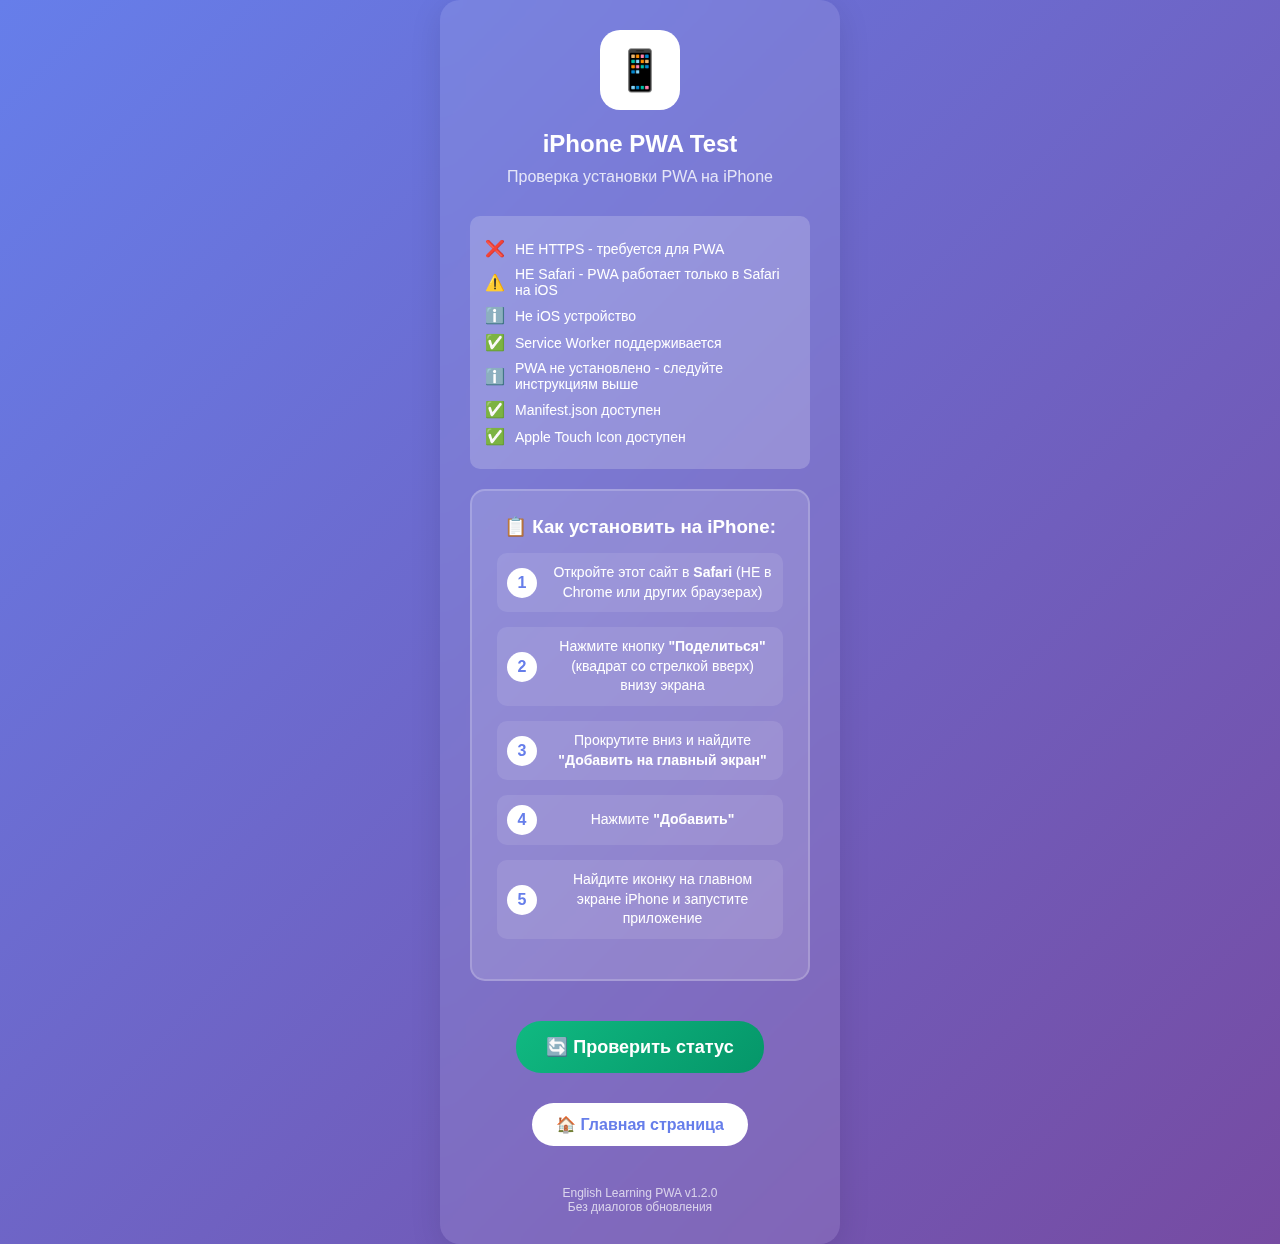
<file: iphone-pwa-test.html>
<!DOCTYPE html>
<html lang="ru">
<head>
    <meta charset="UTF-8">
    <meta name="viewport" content="width=device-width, initial-scale=1.0, maximum-scale=1.0, user-scalable=no, viewport-fit=cover">
    
    <!-- iOS PWA Meta Tags -->
    <meta name="apple-mobile-web-app-capable" content="yes">
    <meta name="apple-mobile-web-app-status-bar-style" content="black-translucent">
    <meta name="apple-mobile-web-app-title" content="English Learning">
    <meta name="format-detection" content="telephone=no">
    <meta name="msapplication-tap-highlight" content="no">
    <meta name="mobile-web-app-capable" content="yes">
    
    <!-- PWA Manifest -->
    <link rel="manifest" href="./manifest.json">
    
    <!-- Apple Touch Icons -->
    <link rel="apple-touch-icon" sizes="180x180" href="./icons/apple-touch-icon-180x180.svg">
    <link rel="apple-touch-icon" sizes="152x152" href="./icons/apple-touch-icon-ipad-152x152.svg">
    <link rel="apple-touch-icon" sizes="120x120" href="./icons/apple-touch-icon-iphone-120x120.svg">
    <link rel="apple-touch-icon" href="./icons/apple-touch-icon-180x180.svg">
    
    <title>iPhone PWA Test - English Learning</title>
    <style>
        * {
            margin: 0;
            padding: 0;
            box-sizing: border-box;
        }
        
        body {
            font-family: -apple-system, BlinkMacSystemFont, 'Segoe UI', Roboto, sans-serif;
            background: linear-gradient(135deg, #667eea 0%, #764ba2 100%);
            min-height: 100vh;
            display: flex;
            flex-direction: column;
            align-items: center;
            justify-content: center;
            padding: 20px;
            color: white;
            padding-top: env(safe-area-inset-top);
            padding-bottom: env(safe-area-inset-bottom);
        }
        
        .container {
            background: rgba(255, 255, 255, 0.1);
            backdrop-filter: blur(10px);
            border-radius: 20px;
            padding: 30px;
            text-align: center;
            max-width: 400px;
            width: 100%;
            box-shadow: 0 8px 32px rgba(0, 0, 0, 0.1);
        }
        
        .icon {
            width: 80px;
            height: 80px;
            margin: 0 auto 20px;
            background: white;
            border-radius: 20px;
            display: flex;
            align-items: center;
            justify-content: center;
            font-size: 40px;
        }
        
        h1 {
            font-size: 24px;
            margin-bottom: 10px;
            font-weight: 600;
        }
        
        .subtitle {
            font-size: 16px;
            opacity: 0.8;
            margin-bottom: 30px;
        }
        
        .status {
            background: rgba(255, 255, 255, 0.2);
            border-radius: 10px;
            padding: 15px;
            margin: 15px 0;
            text-align: left;
        }
        
        .status-item {
            display: flex;
            align-items: center;
            margin: 8px 0;
            font-size: 14px;
        }
        
        .status-icon {
            margin-right: 10px;
            font-size: 16px;
        }
        
        .success { color: #4ade80; }
        .error { color: #f87171; }
        .warning { color: #fbbf24; }
        
        .instructions {
            background: rgba(255, 255, 255, 0.1);
            border-radius: 10px;
            padding: 20px;
            margin: 20px 0;
            text-align: left;
        }
        
        .instructions h3 {
            margin-bottom: 15px;
            font-size: 18px;
        }
        
        .instructions ol {
            padding-left: 20px;
        }
        
        .instructions li {
            margin: 8px 0;
            font-size: 14px;
            line-height: 1.4;
        }
        
        .button {
            background: white;
            color: #667eea;
            border: none;
            padding: 12px 24px;
            border-radius: 25px;
            font-size: 16px;
            font-weight: 600;
            cursor: pointer;
            margin: 10px;
            transition: all 0.3s ease;
            -webkit-tap-highlight-color: transparent;
        }
        
        .button:hover {
            transform: translateY(-2px);
            box-shadow: 0 4px 12px rgba(0, 0, 0, 0.2);
        }
        
        .install-button {
            background: linear-gradient(135deg, #10b981, #059669);
            color: white;
            font-size: 18px;
            padding: 15px 30px;
            margin: 20px 0;
        }
        
        .footer {
            margin-top: 30px;
            font-size: 12px;
            opacity: 0.7;
        }
        
        .pwa-instructions {
            background: rgba(255, 255, 255, 0.15);
            border-radius: 15px;
            padding: 25px;
            margin: 20px 0;
            border: 2px solid rgba(255, 255, 255, 0.2);
        }
        
        .step {
            display: flex;
            align-items: center;
            margin: 15px 0;
            padding: 10px;
            background: rgba(255, 255, 255, 0.1);
            border-radius: 10px;
        }
        
        .step-number {
            background: white;
            color: #667eea;
            width: 30px;
            height: 30px;
            border-radius: 50%;
            display: flex;
            align-items: center;
            justify-content: center;
            font-weight: bold;
            margin-right: 15px;
            flex-shrink: 0;
        }
        
        .step-text {
            flex: 1;
            font-size: 14px;
            line-height: 1.4;
        }
        
        @media (max-width: 480px) {
            .container {
                padding: 20px;
                margin: 10px;
            }
            
            h1 {
                font-size: 20px;
            }
            
            .instructions {
                padding: 15px;
            }
        }
    </style>
</head>
<body>
    <div class="container">
        <div class="icon">📱</div>
        <h1>iPhone PWA Test</h1>
        <p class="subtitle">Проверка установки PWA на iPhone</p>
        
        <div class="status" id="status">
            <div class="status-item">
                <span class="status-icon">⏳</span>
                <span>Проверяем статус...</span>
            </div>
        </div>
        
        <div class="pwa-instructions">
            <h3>📋 Как установить на iPhone:</h3>
            
            <div class="step">
                <div class="step-number">1</div>
                <div class="step-text">Откройте этот сайт в <strong>Safari</strong> (НЕ в Chrome или других браузерах)</div>
            </div>
            
            <div class="step">
                <div class="step-number">2</div>
                <div class="step-text">Нажмите кнопку <strong>"Поделиться"</strong> (квадрат со стрелкой вверх) внизу экрана</div>
            </div>
            
            <div class="step">
                <div class="step-number">3</div>
                <div class="step-text">Прокрутите вниз и найдите <strong>"Добавить на главный экран"</strong></div>
            </div>
            
            <div class="step">
                <div class="step-number">4</div>
                <div class="step-text">Нажмите <strong>"Добавить"</strong></div>
            </div>
            
            <div class="step">
                <div class="step-number">5</div>
                <div class="step-text">Найдите иконку на главном экране iPhone и запустите приложение</div>
            </div>
        </div>
        
        <button class="button install-button" onclick="checkPWAStatus()">🔄 Проверить статус</button>
        <button class="button" onclick="window.location.href='./index.html'">🏠 Главная страница</button>
        
        <div class="footer">
            <p>English Learning PWA v1.2.0</p>
            <p>Без диалогов обновления</p>
        </div>
    </div>
    
    <script>
        function checkPWAStatus() {
            const statusDiv = document.getElementById('status');
            statusDiv.innerHTML = '';
            
            // Проверяем HTTPS
            const isHTTPS = location.protocol === 'https:';
            addStatusItem(isHTTPS ? '✅' : '❌', 
                isHTTPS ? 'HTTPS подключение' : 'НЕ HTTPS - требуется для PWA');
            
            // Проверяем Safari
            const isSafari = /^((?!chrome|android).)*safari/i.test(navigator.userAgent);
            addStatusItem(isSafari ? '✅' : '⚠️', 
                isSafari ? 'Safari браузер' : 'НЕ Safari - PWA работает только в Safari на iOS');
            
            // Проверяем iOS
            const isIOS = /iPad|iPhone|iPod/.test(navigator.userAgent);
            addStatusItem(isIOS ? '✅' : 'ℹ️', 
                isIOS ? 'iOS устройство' : 'Не iOS устройство');
            
            // Проверяем Service Worker
            if ('serviceWorker' in navigator) {
                addStatusItem('✅', 'Service Worker поддерживается');
            } else {
                addStatusItem('❌', 'Service Worker НЕ поддерживается');
            }
            
            // Проверяем манифест
            fetch('./manifest.json')
                .then(response => {
                    if (response.ok) {
                        addStatusItem('✅', 'Manifest.json доступен');
                    } else {
                        addStatusItem('❌', 'Manifest.json недоступен');
                    }
                })
                .catch(() => {
                    addStatusItem('❌', 'Manifest.json недоступен');
                });
            
            // Проверяем иконки
            fetch('./icons/apple-touch-icon-180x180.svg')
                .then(response => {
                    if (response.ok) {
                        addStatusItem('✅', 'Apple Touch Icon доступен');
                    } else {
                        addStatusItem('❌', 'Apple Touch Icon недоступен');
                    }
                })
                .catch(() => {
                    addStatusItem('❌', 'Apple Touch Icon недоступен');
                });
            
            // Проверяем, установлено ли уже приложение
            if (window.matchMedia('(display-mode: standalone)').matches) {
                addStatusItem('✅', 'PWA уже установлено');
            } else {
                addStatusItem('ℹ️', 'PWA не установлено - следуйте инструкциям выше');
            }
        }
        
        function addStatusItem(icon, text) {
            const statusDiv = document.getElementById('status');
            const item = document.createElement('div');
            item.className = 'status-item';
            item.innerHTML = `<span class="status-icon">${icon}</span><span>${text}</span>`;
            statusDiv.appendChild(item);
        }
        
        // Автоматическая проверка при загрузке
        window.addEventListener('load', checkPWAStatus);
        
        // Регистрируем Service Worker
        if ('serviceWorker' in navigator) {
            navigator.serviceWorker.register('./sw.js')
                .then(registration => {
                    console.log('✅ Service Worker зарегистрирован:', registration);
                })
                .catch(error => {
                    console.error('❌ Ошибка регистрации Service Worker:', error);
                });
        }
    </script>
</body>
</html>
</file>
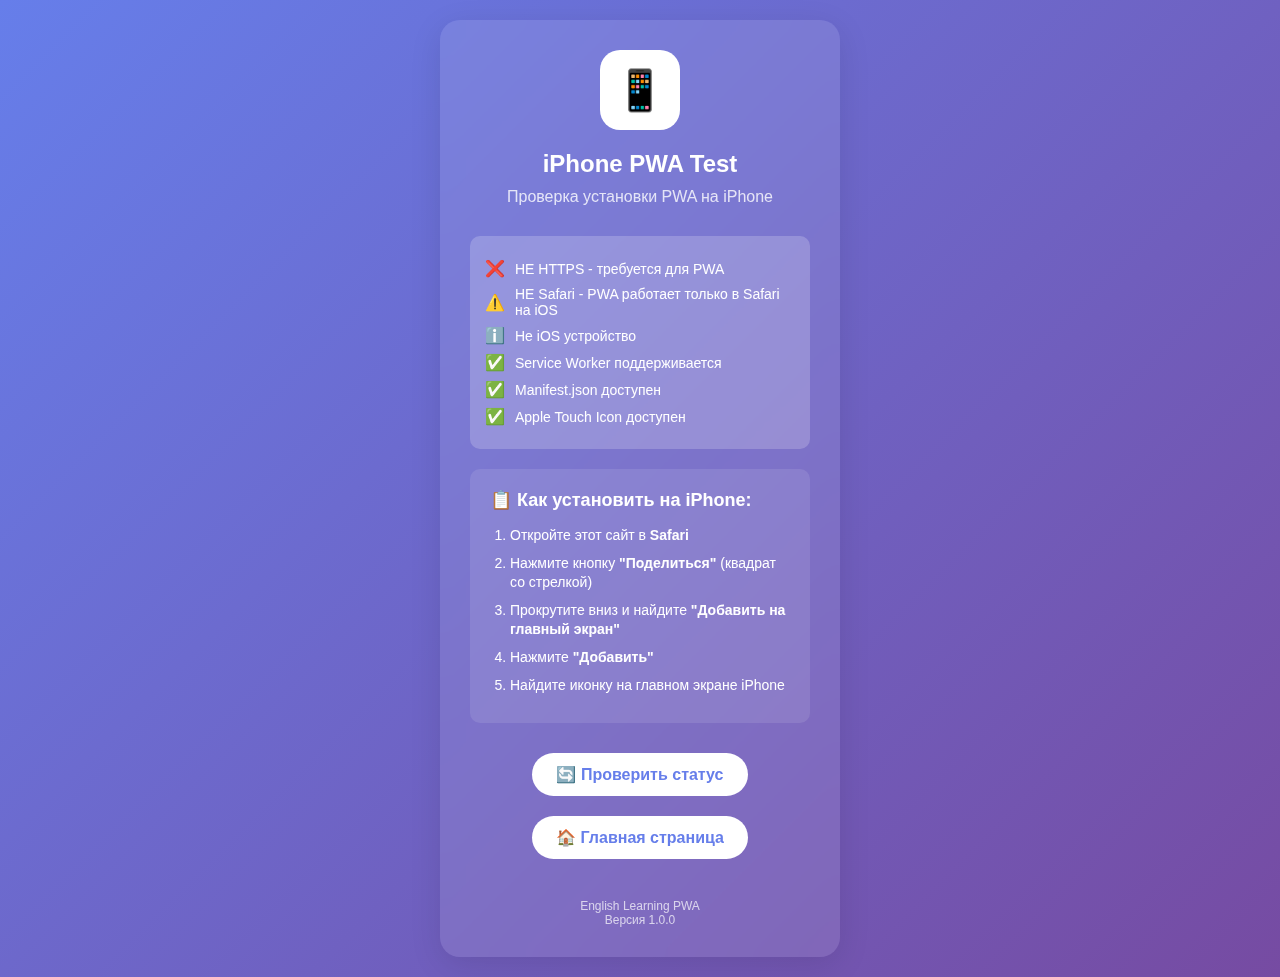
<file: iphone-test.html>
<!DOCTYPE html>
<html lang="ru">
<head>
    <meta charset="UTF-8">
    <meta name="viewport" content="width=device-width, initial-scale=1.0, maximum-scale=1.0, user-scalable=no, viewport-fit=cover">
    
    <!-- iOS PWA Meta Tags -->
    <meta name="apple-mobile-web-app-capable" content="yes">
    <meta name="apple-mobile-web-app-status-bar-style" content="black-translucent">
    <meta name="apple-mobile-web-app-title" content="English Learning">
    <meta name="format-detection" content="telephone=no">
    <meta name="msapplication-tap-highlight" content="no">
    <meta name="mobile-web-app-capable" content="yes">
    
    <!-- PWA Manifest -->
    <link rel="manifest" href="./manifest.json">
    
    <!-- Apple Touch Icons -->
    <link rel="apple-touch-icon" sizes="180x180" href="./icons/apple-touch-icon-180x180.svg">
    <link rel="apple-touch-icon" sizes="152x152" href="./icons/apple-touch-icon-ipad-152x152.svg">
    <link rel="apple-touch-icon" sizes="120x120" href="./icons/apple-touch-icon-iphone-120x120.svg">
    <link rel="apple-touch-icon" href="./icons/apple-touch-icon-180x180.svg">
    
    <!-- iOS Splash Screen -->
    <link rel="apple-touch-startup-image" href="./icons/apple-touch-icon-180x180.svg">
    
    <title>iPhone PWA Test</title>
    <style>
        * {
            margin: 0;
            padding: 0;
            box-sizing: border-box;
        }
        
        body {
            font-family: -apple-system, BlinkMacSystemFont, 'Segoe UI', Roboto, sans-serif;
            background: linear-gradient(135deg, #667eea 0%, #764ba2 100%);
            min-height: 100vh;
            display: flex;
            flex-direction: column;
            align-items: center;
            justify-content: center;
            padding: 20px;
            color: white;
        }
        
        .container {
            background: rgba(255, 255, 255, 0.1);
            backdrop-filter: blur(10px);
            border-radius: 20px;
            padding: 30px;
            text-align: center;
            max-width: 400px;
            width: 100%;
            box-shadow: 0 8px 32px rgba(0, 0, 0, 0.1);
        }
        
        .icon {
            width: 80px;
            height: 80px;
            margin: 0 auto 20px;
            background: white;
            border-radius: 20px;
            display: flex;
            align-items: center;
            justify-content: center;
            font-size: 40px;
        }
        
        h1 {
            font-size: 24px;
            margin-bottom: 10px;
            font-weight: 600;
        }
        
        .subtitle {
            font-size: 16px;
            opacity: 0.8;
            margin-bottom: 30px;
        }
        
        .status {
            background: rgba(255, 255, 255, 0.2);
            border-radius: 10px;
            padding: 15px;
            margin: 15px 0;
            text-align: left;
        }
        
        .status-item {
            display: flex;
            align-items: center;
            margin: 8px 0;
            font-size: 14px;
        }
        
        .status-icon {
            margin-right: 10px;
            font-size: 16px;
        }
        
        .success { color: #4ade80; }
        .error { color: #f87171; }
        .warning { color: #fbbf24; }
        
        .instructions {
            background: rgba(255, 255, 255, 0.1);
            border-radius: 10px;
            padding: 20px;
            margin: 20px 0;
            text-align: left;
        }
        
        .instructions h3 {
            margin-bottom: 15px;
            font-size: 18px;
        }
        
        .instructions ol {
            padding-left: 20px;
        }
        
        .instructions li {
            margin: 8px 0;
            font-size: 14px;
            line-height: 1.4;
        }
        
        .button {
            background: white;
            color: #667eea;
            border: none;
            padding: 12px 24px;
            border-radius: 25px;
            font-size: 16px;
            font-weight: 600;
            cursor: pointer;
            margin: 10px;
            transition: all 0.3s ease;
        }
        
        .button:hover {
            transform: translateY(-2px);
            box-shadow: 0 4px 12px rgba(0, 0, 0, 0.2);
        }
        
        .footer {
            margin-top: 30px;
            font-size: 12px;
            opacity: 0.7;
        }
        
        @media (max-width: 480px) {
            .container {
                padding: 20px;
                margin: 10px;
            }
            
            h1 {
                font-size: 20px;
            }
        }
    </style>
</head>
<body>
    <div class="container">
        <div class="icon">📱</div>
        <h1>iPhone PWA Test</h1>
        <p class="subtitle">Проверка установки PWA на iPhone</p>
        
        <div class="status" id="status">
            <div class="status-item">
                <span class="status-icon">⏳</span>
                <span>Проверяем статус...</span>
            </div>
        </div>
        
        <div class="instructions">
            <h3>📋 Как установить на iPhone:</h3>
            <ol>
                <li>Откройте этот сайт в <strong>Safari</strong></li>
                <li>Нажмите кнопку <strong>"Поделиться"</strong> (квадрат со стрелкой)</li>
                <li>Прокрутите вниз и найдите <strong>"Добавить на главный экран"</strong></li>
                <li>Нажмите <strong>"Добавить"</strong></li>
                <li>Найдите иконку на главном экране iPhone</li>
            </ol>
        </div>
        
        <button class="button" onclick="checkPWAStatus()">🔄 Проверить статус</button>
        <button class="button" onclick="window.location.href='./index.html'">🏠 Главная страница</button>
        
        <div class="footer">
            <p>English Learning PWA</p>
            <p>Версия 1.0.0</p>
        </div>
    </div>
    
    <script>
        function checkPWAStatus() {
            const statusDiv = document.getElementById('status');
            statusDiv.innerHTML = '';
            
            // Проверяем HTTPS
            const isHTTPS = location.protocol === 'https:';
            addStatusItem(isHTTPS ? '✅' : '❌', 
                isHTTPS ? 'HTTPS подключение' : 'НЕ HTTPS - требуется для PWA');
            
            // Проверяем Safari
            const isSafari = /^((?!chrome|android).)*safari/i.test(navigator.userAgent);
            addStatusItem(isSafari ? '✅' : '⚠️', 
                isSafari ? 'Safari браузер' : 'НЕ Safari - PWA работает только в Safari на iOS');
            
            // Проверяем iOS
            const isIOS = /iPad|iPhone|iPod/.test(navigator.userAgent);
            addStatusItem(isIOS ? '✅' : 'ℹ️', 
                isIOS ? 'iOS устройство' : 'Не iOS устройство');
            
            // Проверяем Service Worker
            if ('serviceWorker' in navigator) {
                addStatusItem('✅', 'Service Worker поддерживается');
            } else {
                addStatusItem('❌', 'Service Worker НЕ поддерживается');
            }
            
            // Проверяем манифест
            fetch('./manifest.json')
                .then(response => {
                    if (response.ok) {
                        addStatusItem('✅', 'Manifest.json доступен');
                    } else {
                        addStatusItem('❌', 'Manifest.json недоступен');
                    }
                })
                .catch(() => {
                    addStatusItem('❌', 'Manifest.json недоступен');
                });
            
            // Проверяем иконки
            fetch('./icons/apple-touch-icon-180x180.svg')
                .then(response => {
                    if (response.ok) {
                        addStatusItem('✅', 'Apple Touch Icon доступен');
                    } else {
                        addStatusItem('❌', 'Apple Touch Icon недоступен');
                    }
                })
                .catch(() => {
                    addStatusItem('❌', 'Apple Touch Icon недоступен');
                });
        }
        
        function addStatusItem(icon, text) {
            const statusDiv = document.getElementById('status');
            const item = document.createElement('div');
            item.className = 'status-item';
            item.innerHTML = `<span class="status-icon">${icon}</span><span>${text}</span>`;
            statusDiv.appendChild(item);
        }
        
        // Автоматическая проверка при загрузке
        window.addEventListener('load', checkPWAStatus);
        
        // Регистрируем Service Worker
        if ('serviceWorker' in navigator) {
            navigator.serviceWorker.register('./sw.js')
                .then(registration => {
                    console.log('✅ Service Worker зарегистрирован:', registration);
                })
                .catch(error => {
                    console.error('❌ Ошибка регистрации Service Worker:', error);
                });
        }
    </script>
</body>
</html>
</file>
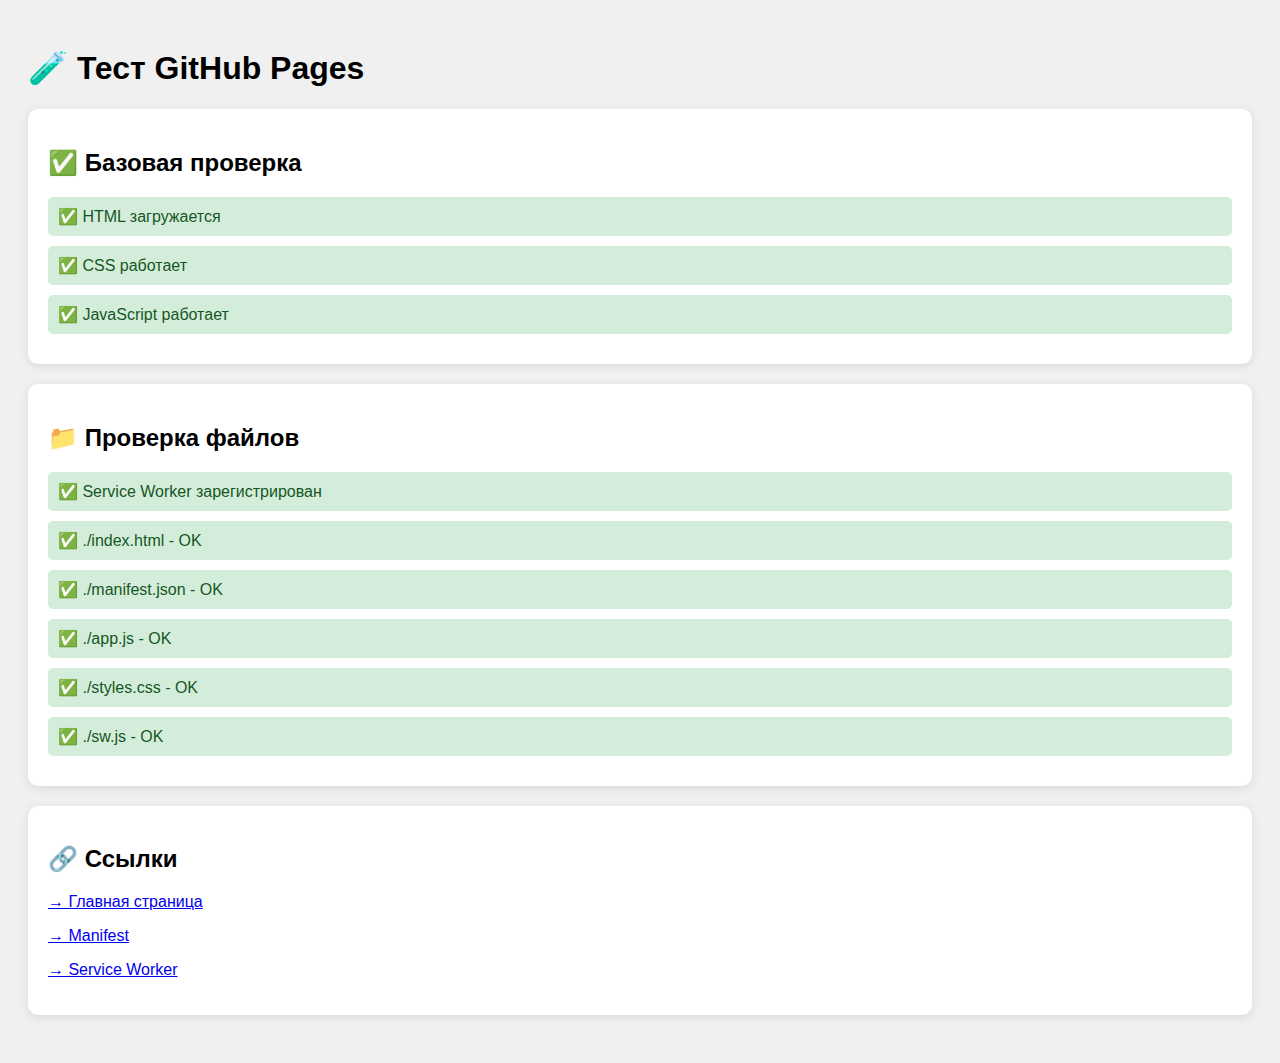
<file: test.html>
<!DOCTYPE html>
<html lang="ru">
<head>
    <meta charset="UTF-8">
    <meta name="viewport" content="width=device-width, initial-scale=1.0">
    <title>Тест GitHub Pages</title>
    <style>
        body {
            font-family: Arial, sans-serif;
            padding: 20px;
            background: #f0f0f0;
        }
        .test-box {
            background: white;
            padding: 20px;
            border-radius: 10px;
            box-shadow: 0 2px 10px rgba(0,0,0,0.1);
            margin: 20px 0;
        }
        .status {
            padding: 10px;
            border-radius: 5px;
            margin: 10px 0;
        }
        .success { background: #d4edda; color: #155724; }
        .error { background: #f8d7da; color: #721c24; }
        .info { background: #d1ecf1; color: #0c5460; }
    </style>
</head>
<body>
    <h1>🧪 Тест GitHub Pages</h1>
    
    <div class="test-box">
        <h2>✅ Базовая проверка</h2>
        <div class="status success">✅ HTML загружается</div>
        <div class="status success">✅ CSS работает</div>
        <div class="status success">✅ JavaScript работает</div>
    </div>
    
    <div class="test-box">
        <h2>📁 Проверка файлов</h2>
        <div id="file-check">
            <div class="status info">Проверяем файлы...</div>
        </div>
    </div>
    
    <div class="test-box">
        <h2>🔗 Ссылки</h2>
        <p><a href="./index.html">→ Главная страница</a></p>
        <p><a href="./manifest.json">→ Manifest</a></p>
        <p><a href="./sw.js">→ Service Worker</a></p>
    </div>
    
    <script>
        // Проверяем файлы
        const files = [
            './index.html',
            './manifest.json',
            './sw.js',
            './app.js',
            './styles.css'
        ];
        
        const fileCheck = document.getElementById('file-check');
        fileCheck.innerHTML = '';
        
        files.forEach(file => {
            fetch(file)
                .then(response => {
                    const div = document.createElement('div');
                    if (response.ok) {
                        div.className = 'status success';
                        div.textContent = `✅ ${file} - OK`;
                    } else {
                        div.className = 'status error';
                        div.textContent = `❌ ${file} - ${response.status}`;
                    }
                    fileCheck.appendChild(div);
                })
                .catch(error => {
                    const div = document.createElement('div');
                    div.className = 'status error';
                    div.textContent = `❌ ${file} - Ошибка: ${error.message}`;
                    fileCheck.appendChild(div);
                });
        });
        
        // Проверяем Service Worker
        if ('serviceWorker' in navigator) {
            navigator.serviceWorker.register('./sw.js')
                .then(registration => {
                    const div = document.createElement('div');
                    div.className = 'status success';
                    div.textContent = '✅ Service Worker зарегистрирован';
                    fileCheck.appendChild(div);
                })
                .catch(error => {
                    const div = document.createElement('div');
                    div.className = 'status error';
                    div.textContent = `❌ Service Worker ошибка: ${error.message}`;
                    fileCheck.appendChild(div);
                });
        } else {
            const div = document.createElement('div');
            div.className = 'status error';
            div.textContent = '❌ Service Worker не поддерживается';
            fileCheck.appendChild(div);
        }
    </script>
</body>
</html>
</file>
<file: styles.css>
﻿
            * {
                margin: 0;
                padding: 0;
                box-sizing: border-box;
            }

            body {
                font-family: system-ui, -apple-system, Segoe UI, Roboto, Arial, sans-serif;
                background-color: #f8fafc;
                color: #334155;
                line-height: 1.6;
            }

            .container {
                max-width: 1200px;
                margin: 0 auto;
                padding: 20px;
            }

            /* Card Styles */
            .card {
                background: white;
                border-radius: 16px;
                box-shadow: 0 4px 6px -1px rgba(0, 0, 0, 0.1);
                padding: 24px;
                margin-bottom: 24px;
                transition: all 0.3s ease;
            }

            .card:hover {
                box-shadow: 0 10px 25px -5px rgba(0, 0, 0, 0.1);
            }

            .card-header {
                margin-bottom: 20px;
            }

            .card-title {
                font-size: 1.5rem;
                font-weight: 600;
                color: #1e40af;
                display: flex;
                align-items: center;
                gap: 12px;
            }

            /* Header */
            .main-header {
                background: linear-gradient(135deg, #1e40af, #3b82f6);
                color: white;
                text-align: center;
                border-radius: 20px;
                margin-bottom: 32px;
            }

            .main-header h1 {
                font-size: 2.5rem;
                font-weight: 700;
                margin-bottom: 8px;
            }

            .main-header p {
                font-size: 1.1rem;
                opacity: 0.9;
            }

            /* Grid Layout */
            .grid {
                display: grid;
                gap: 24px;
            }

            .grid-cols-3 {
                grid-template-columns: repeat(auto-fit, minmax(300px, 1fr));
            }

            .grid-cols-2 {
                grid-template-columns: repeat(auto-fit, minmax(400px, 1fr));
            }

            /* Stats Cards */
            .stat-card {
                text-align: center;
                position: relative;
                overflow: hidden;
            }

            .stat-value {
                font-size: 3rem;
                font-weight: 700;
                color: #1e40af;
                margin: 16px 0 8px 0;
            }

            .stat-label {
                font-size: 0.875rem;
                color: #64748b;
                font-weight: 500;
                text-transform: uppercase;
                letter-spacing: 0.05em;
            }

            .stat-icon {
                position: absolute;
                top: 20px;
                right: 20px;
                font-size: 1.5rem;
                color: #fbbf24;
            }

            /* Progress Bar */
            .progress-container {
                background: #e2e8f0;
                border-radius: 12px;
                height: 12px;
                overflow: hidden;
                margin: 16px 0;
                position: relative;
            }

            .progress-bar {
                background: linear-gradient(90deg, #1e40af, #3b82f6);
                height: 100%;
                border-radius: 12px;
                transition: width 0.8s ease;
                position: relative;
            }

            .progress-bar::after {
                content: "";
                position: absolute;
                top: 0;
                left: -100%;
                width: 100%;
                height: 100%;
                background: linear-gradient(
                    90deg,
                    transparent,
                    rgba(255, 255, 255, 0.4),
                    transparent
                );
                animation: shine 2s infinite;
            }

            /* Weekly threshold markers */
            .progress-marker {
                position: absolute;
                top: -6px;
                width: 2px;
                height: 24px;
                background: #cbd5e1; /* slate-300 */
            }
            .progress-marker.active { background: #059669; }
            .progress-marker .progress-label {
                position: absolute;
                top: -18px;
                left: 50%;
                transform: translateX(-50%);
                font-size: 0.7rem;
                color: #64748b;
                white-space: nowrap;
                font-weight: 600;
            }
            .progress-marker.active .progress-label { color: #059669; }
            .progress-marker.right .progress-label { left: 0; transform: translateX(-100%); }

            @keyframes shine {
                0% {
                    left: -100%;
                }
                100% {
                    left: 100%;
                }
            }

            /* Weekly Goals */
            .stars-container {
                display: flex;
                gap: 8px;
                margin: 16px 0;
                justify-content: center;
            }

            .star {
                font-size: 2rem;
                color: #e2e8f0;
                transition: all 0.3s ease;
            }

            .star.filled {
                color: #fbbf24;
                animation: sparkle 0.6s ease;
            }

            @keyframes sparkle {
                0%,
                100% {
                    transform: scale(1);
                }
                50% {
                    transform: scale(1.2);
                }
            }

            /* Redeem Stars */
            .redeem-stars-container { display:flex; gap: 12px; align-items:center; }
            .redeem-star { font-size: 1.75rem; color: #e5e7eb; transition: transform 0.2s ease, color 0.2s ease; }
            .redeem-star.filled { color: #f59e0b; transform: scale(1.05); }
            .redeem-star.ready { color: #059669; }





            /* Offline Icon Replacements (emoji-based) */
            .fa, .fas { display: inline-block; width: 1em; height: 1em; line-height: 1em; text-align: center; font-style: normal; }
            .fa::before, .fas::before { display: inline-block; }
            .fa-cog::before { content: "⚙️"; }
            .fa-chart-line::before { content: "📈"; }
            .fa-trophy::before { content: "🏆"; }
            .fa-star::before { content: "⭐"; }
            .fa-fire::before { content: "🔥"; }
            .fa-tasks::before { content: "📋"; }
            .fa-plus::before { content: "➕"; }
            .fa-medal::before { content: "🏅"; }
            .fa-lightbulb::before { content: "💡"; }
            .fa-gift::before { content: "🎁"; }
            .fa-calendar-alt::before { content: "📅"; }
            .fa-chevron-left::before { content: "◀"; }
            .fa-chevron-right::before { content: "▶"; }
            .fa-check-circle::before { content: "✅"; }
            .fa-sparkles::before { content: "✨"; }
            .fa-book::before { content: "📖"; }
            .fa-pencil-alt::before { content: "✏️"; }
            .fa-headphones::before { content: "🎧"; }
            .fa-trash::before { content: "🗑️"; }
            .fa-times::before { content: "✖"; }
            .fa-level-up-alt::before { content: "⬆️"; }
            .fa-chart-area::before { content: "📊"; }
            .fa-calendar-check::before { content: "🗓️"; }
            .fa-chart-bar::before { content: "📊"; }
            .fa-chart-pie::before { content: "🥧"; }
            .fa-clock::before { content: "⏰"; }
            .fa-trending-up::before { content: "📈"; }
            .fa-history::before { content: "🕘"; }
            .fa-crystal-ball::before { content: "🔮"; }
            .fa-crown::before { content: "👑"; }
            .fa-arrows-rotate::before { content: "🔄"; }
            .fa-download::before { content: "⬇️"; }
            .fa-upload::before { content: "⬆️"; }
            .fa-pen-to-square::before { content: "📝"; }
            .fa-microphone::before { content: "🎤"; }
            .fa-eye::before { content: "👁️"; }
            .fa-brain::before { content: "🧠"; }
            .fa-graduation-cap::before { content: "🎓"; }
            .fa-chalkboard-teacher::before { content: "👨‍🏫"; }
            .fa-language::before { content: "🌐"; }
            .fa-spell-check::before { content: "✅"; }
            .fa-target::before { content: "🎯"; }
            .fa-gamepad::before { content: "🎮"; }
            .fa-user-shield::before { content: "🛡️"; }
            .fa-share-alt::before { content: "📤"; }
            .fa-google-drive::before { content: "☁️"; }
            .fa-database::before { content: "🗄️"; }
            .fa-folder-open::before { content: "📂"; }

            /* Tasks */
            .task-list {
                display: flex;
                flex-direction: column;
                gap: 12px;
            }

            .task-item {
                display: flex;
                align-items: center;
                justify-content: space-between;
                padding: 16px;
                background: #f8fafc;
                border-radius: 12px;
                border: 1px solid #e2e8f0;
                transition: all 0.3s ease;
                cursor: pointer;
            }

            .task-item:hover {
                background: #f1f5f9;
                border-color: #1e40af;
                transform: translateY(-2px);
            }

            .task-info {
                display: flex;
                align-items: center;
                gap: 12px;
            }

            .task-icon {
                width: 40px;
                height: 40px;
                background: #1e40af;
                color: white;
                border-radius: 10px;
                display: flex;
                align-items: center;
                justify-content: center;
                font-size: 1.1rem;
            }

            .task-icon i {
                width: 1.25em; /* normalize FA icon width */
                text-align: center;
                line-height: 1;
                font-size: 1.1rem; /* ensure consistent icon size */
            }

            /* Icon selector styles */
            .icon-selector {
                display: grid;
                grid-template-columns: repeat(5, 1fr);
                gap: 8px;
                margin-top: 8px;
            }

            .icon-option {
                width: 40px;
                height: 40px;
                background: #f8fafc;
                border: 2px solid #e2e8f0;
                border-radius: 8px;
                display: flex;
                align-items: center;
                justify-content: center;
                cursor: pointer;
                transition: all 0.2s ease;
                font-size: 1.1rem;
            }

            .icon-option:hover {
                background: #e2e8f0;
                border-color: #1e40af;
            }

            .icon-option.selected {
                background: #1e40af;
                color: white;
                border-color: #1e40af;
            }

            .task-details h4 {
                font-weight: 600;
                color: #1e293b;
                margin-bottom: 4px;
            }

            .task-details p {
                font-size: 0.875rem;
                color: #64748b;
            }

            .task-reward {
                display: flex;
                align-items: center;
                gap: 4px;
                font-weight: 600;
                color: #059669;
            }

            /* Calendar */
            .calendar {
                display: grid;
                grid-template-columns: repeat(7, 1fr);
                gap: 8px;
                margin-top: 16px;
            }

            .calendar-day {
                aspect-ratio: 1;
                display: flex;
                align-items: center;
                justify-content: center;
                border-radius: 8px;
                font-size: 0.875rem;
                cursor: pointer;
                transition: all 0.2s ease;
                position: relative;
            }

            .calendar-day.today {
                background: #1e40af;
                color: white;
                font-weight: 600;
            }

            .calendar-day.active {
                background: #dcfce7;
                color: #059669;
                border: 2px solid #059669;
            }

            .calendar-day.selected {
                background: #dbeafe;
                border: 2px solid #1e40af;
            }

            .calendar-day:hover {
                background: #f1f5f9;
            }

            .calendar-day.activity-high::after {
                content: "";
                position: absolute;
                bottom: 2px;
                right: 2px;
                width: 6px;
                height: 6px;
                background: #059669;
                border-radius: 50%;
            }

            .calendar-header {
                display: flex;
                justify-content: space-between;
                align-items: center;
                margin-bottom: 16px;
            }

            .calendar-nav {
                background: #f8fafc;
                border: 1px solid #e2e8f0;
                border-radius: 8px;
                padding: 8px 12px;
                cursor: pointer;
                transition: all 0.2s ease;
            }

            .calendar-nav:hover {
                background: #f1f5f9;
                border-color: #1e40af;
            }

            .month-title {
                font-weight: 600;
                color: #1e293b;
                flex: 1;
                text-align: center;
            }

            /* Achievements */
            .achievements {
                display: flex;
                flex-wrap: wrap;
                gap: 12px;
                margin-top: 16px;
            }

            .achievement-badge {
                padding: 8px 16px;
                background: #fef3c7;
                color: #92400e;
                border-radius: 20px;
                font-size: 0.875rem;
                font-weight: 500;
                display: flex;
                align-items: center;
                gap: 8px;
                border: 1px solid #fbbf24;
            }

            /* Rewards */
            .reward-item {
                display: flex;
                align-items: center;
                padding: 12px;
                background: #f0f9ff;
                border-radius: 12px;
                margin-bottom: 12px;
            }

            /* Rewards grid visualization */
            .rewards-grid {
                display: grid;
                grid-template-columns: repeat(auto-fit, minmax(220px, 1fr));
                gap: 12px;
            }
            .reward-card {
                position: relative;
                padding: 14px 12px 12px 12px;
                background: white;
                border: 1px solid #e2e8f0;
                border-radius: 12px;
                box-shadow: 0 2px 10px rgba(0,0,0,0.04);
                transition: transform 0.2s ease, box-shadow 0.2s ease;
            }
            .reward-card:hover {
                transform: translateY(-2px);
                box-shadow: 0 8px 20px rgba(0,0,0,0.08);
            }
            .reward-card .rc-top {
                display:flex; align-items:center; justify-content:space-between; margin-bottom:8px;
            }
            .reward-chip {
                display:inline-flex; align-items:center; gap:6px;
                background: #eef2ff; color:#3730a3; border:1px solid #c7d2fe; padding:4px 8px; border-radius:999px; font-size:0.75rem; font-weight:700;
            }
            .reward-title { font-weight:600; color:#1f2937; }
            .reward-date-2 { font-size:0.75rem; color:#64748b; margin-top:6px; }

            .reward-icon {
                width: 40px;
                height: 40px;
                background: #1e40af;
                color: white;
                border-radius: 8px;
                display: flex;
                align-items: center;
                justify-content: center;
                margin-right: 12px;
            }

            .reward-info h4 {
                font-weight: 600;
                color: #1e293b;
                margin-bottom: 4px;
            }

            .reward-date {
                font-size: 0.75rem;
                color: #64748b;
            }

            /* Buttons */
            .btn {
                padding: 12px 24px;
                border-radius: 8px;
                border: none;
                cursor: pointer;
                font-weight: 500;
                transition: all 0.2s ease;
                display: inline-flex;
                align-items: center;
                gap: 8px;
            }

            .btn-primary {
                background: #1e40af;
                color: white;
            }

            .btn-primary:hover {
                background: #1d4ed8;
                transform: translateY(-1px);
            }

            .btn-secondary {
                background: #f8fafc;
                color: #64748b;
                border: 1px solid #e2e8f0;
            }

            .btn-secondary:hover {
                background: #f1f5f9;
            }

            /* Modal */
            .modal {
                position: fixed;
                top: 0;
                left: 0;
                width: 100%;
                height: 100%;
                background: rgba(0, 0, 0, 0.5);
                display: none;
                align-items: center;
                justify-content: center;
                z-index: 1000;
            }

            .modal.show {
                display: flex;
            }

            .modal-content {
                background: white;
                border-radius: 16px;
                padding: 24px;
                max-width: 500px;
                width: 90%;
                max-height: 80vh;
                overflow-y: auto;
            }

            .modal-header {
                margin-bottom: 20px;
            }

            .modal-title {
                font-size: 1.5rem;
                font-weight: 600;
                color: #1e293b;
            }

            .close-btn {
                position: absolute;
                top: 16px;
                right: 16px;
                background: none;
                border: none;
                font-size: 1.5rem;
                cursor: pointer;
                color: #64748b;
            }

            /* Form */
            .form-group {
                margin-bottom: 16px;
            }

            .form-label {
                display: block;
                margin-bottom: 6px;
                font-weight: 500;
                color: #374151;
            }

            .form-input {
                width: 100%;
                padding: 12px;
                border: 1px solid #d1d5db;
                border-radius: 8px;
                font-size: 1rem;
                transition: border-color 0.2s ease;
            }

            .form-input:focus {
                outline: none;
                border-color: #1e40af;
                box-shadow: 0 0 0 3px rgba(30, 64, 175, 0.1);
            }

            /* Notifications */
            .notification {
                position: fixed;
                top: 20px;
                right: 20px;
                padding: 16px 20px;
                border-radius: 8px;
                color: white;
                font-weight: 500;
                z-index: 1001;
                display: none;
                align-items: center;
                gap: 12px;
                min-width: 300px;
                box-shadow: 0 10px 25px -5px rgba(0, 0, 0, 0.25);
            }

            .notification.show {
                display: flex;
                animation: slideIn 0.3s ease;
            }

            .notification.success {
                background: #059669;
            }

            .notification.error {
                background: #dc2626;
            }

            .notification.warning {
                background: #d97706;
            }

            .notification.info {
                background: #1e40af;
            }

            @keyframes slideIn {
                from {
                    transform: translateX(100%);
                    opacity: 0;
                }
                to {
                    transform: translateX(0);
                    opacity: 1;
                }
            }

            /* Responsive */
            @media (max-width: 768px) {
                .container {
                    padding: 16px;
                }

                .main-header h1 {
                    font-size: 2rem;
                }

                .grid-cols-3 {
                    grid-template-columns: 1fr;
                }

                .grid-cols-2 {
                    grid-template-columns: 1fr;
                }

                .stat-value {
                    font-size: 2.5rem;
                }

                .calendar {
                    gap: 4px;
                }

                .modal-content {
                    margin: 16px;
                    width: calc(100% - 32px);
                }
            }

            /* Loading animations */
            @keyframes pulse {
                0%,
                100% {
                    opacity: 1;
                }
                50% {
                    opacity: 0.5;
                }
            }

            .loading {
                animation: pulse 2s infinite;
            }

            /* Task completion animation */
            @keyframes taskComplete {
                0% {
                    transform: scale(1);
                }
                50% {
                    transform: scale(1.05);
                }
                100% {
                    transform: scale(1);
                }
            }

            .task-completed {
                animation: taskComplete 0.6s ease;
                background: #dcfce7 !important;
                border-color: #059669 !important;
            }

            /* Level up animation */
            @keyframes levelUp {
                0% {
                    transform: scale(1);
                }
                50% {
                    transform: scale(1.3);
                }
                100% {
                    transform: scale(1);
                }
            }

            .level-up {
                animation: levelUp 1s ease;
            }

            /* Delete Button */
            .btn-icon-delete {
                width: 32px;
                height: 32px;
                background: #fee2e2;
                color: #dc2626;
                border: 1px solid #fecaca;
                border-radius: 6px;
                cursor: pointer;
                display: flex;
                align-items: center;
                justify-content: center;
                transition: all 0.2s ease;
                font-size: 0.875rem;
            }

            .btn-icon-delete:hover {
                background: #fecaca;
                border-color: #dc2626;
                transform: scale(1.05);
            }

            /* Settings Panel */
            .settings-panel {
                position: fixed;
                top: 20px;
                left: 20px;
                z-index: 1000;
                display: flex;
                flex-direction: column;
                gap: 12px;
            }

            .settings-btn, .analytics-btn {
                width: 50px;
                height: 50px;
                border: none;
                border-radius: 50%;
                cursor: pointer;
                display: flex;
                align-items: center;
                justify-content: center;
                font-size: 1.2rem;
                transition: all 0.3s ease;
                color: white;
            }

            .settings-btn {
                background: #1e40af;
                box-shadow: 0 4px 12px rgba(30, 64, 175, 0.3);
            }

            .settings-btn:hover {
                background: #1d4ed8;
                transform: translateY(-2px);
                box-shadow: 0 6px 16px rgba(30, 64, 175, 0.4);
            }

            .analytics-btn {
                background: linear-gradient(135deg, #059669, #10b981);
                box-shadow: 0 4px 12px rgba(5, 150, 105, 0.3);
            }

            .analytics-btn:hover {
                background: linear-gradient(135deg, #047857, #059669);
                transform: translateY(-2px);
                box-shadow: 0 6px 16px rgba(5, 150, 105, 0.4);
            }

            .settings-menu {
                position: absolute;
                top: 60px;
                left: 0;
                background: white;
                border-radius: 12px;
                box-shadow: 0 10px 25px rgba(0, 0, 0, 0.15);
                padding: 8px;
                min-width: 200px;
                display: none;
            }

            .settings-menu.show {
                display: block;
                animation: fadeInDown 0.3s ease;
            }

            @keyframes fadeInDown {
                from {
                    opacity: 0;
                    transform: translateY(-10px);
                }
                to {
                    opacity: 1;
                    transform: translateY(0);
                }
            }

            .settings-item {
                padding: 12px 16px;
                border-radius: 8px;
                cursor: pointer;
                transition: background 0.2s ease;
                display: flex;
                align-items: center;
                gap: 12px;
                font-size: 0.875rem;
                color: #374151;
            }

            .settings-item:hover {
                background: #f3f4f6;
            }

            .settings-item.danger {
                color: #dc2626;
            }

            .settings-item.danger:hover {
                background: #fee2e2;
            }

            /* File input styling */
            .file-input {
                display: none;
            }

            /* Other month days */
            .calendar-day.other-month {
                opacity: 0.3;
            }

            /* Weekly Bar Chart */
            .weekly-chart {
                display: grid;
                grid-template-columns: repeat(7, 1fr);
                gap: 12px;
                align-items: end;
                margin-top: 16px;
            }
            .weekly-chart .bar {
                display: flex;
                flex-direction: column;
                align-items: center;
                gap: 6px;
            }
            .weekly-chart .bar-column {
                position: relative;
                width: 100%;
                height: 110px;
                background: #e2e8f0;
                border-radius: 8px;
                overflow: hidden;
            }
            .weekly-chart .bar-value {
                position: absolute;
                bottom: 0;
                left: 0;
                width: 100%;
                background: linear-gradient(180deg, #93c5fd, #1e40af);
                border-top-left-radius: 8px;
                border-top-right-radius: 8px;
                transition: height 0.6s ease;
            }
            .weekly-chart .bar-xp {
                font-size: 0.75rem;
                color: #1e40af;
                font-weight: 600;
            }
            .weekly-chart .bar-label {
                font-size: 0.75rem;
                color: #64748b;
                font-weight: 600;
            }

            /* Welcome Modal */
            .welcome-hero {
                background: linear-gradient(135deg, #1e40af, #3b82f6);
                color: white;
                padding: 20px;
                border-radius: 12px;
                display: flex;
                align-items: center;
                gap: 12px;
                margin-bottom: 16px;
                box-shadow: inset 0 -20px 40px rgba(0,0,0,0.1);
            }
            .welcome-hero i { font-size: 1.5rem; }
            .welcome-title {
                font-size: 1.25rem;
                font-weight: 700;
            }
            .welcome-text {
                color: #1f2937;
                line-height: 1.5;
            }
            .welcome-actions { display: flex; gap: 8px; justify-content: flex-end; margin-top: 16px; }

            /* Autocomplete for reward ideas */
            .autocomplete-wrap { position: relative; }
            .autocomplete-list {
                position: absolute;
                top: 100%;
                left: 0;
                right: 0;
                background: white;
                border: 1px solid #e2e8f0;
                border-radius: 8px;
                margin-top: 4px;
                max-height: 220px;
                overflow-y: auto;
                box-shadow: 0 10px 25px rgba(0,0,0,0.1);
                display: none;
                z-index: 1002;
            }
            .autocomplete-item {
                padding: 10px 12px;
                display: flex;
                align-items: center;
                justify-content: space-between;
                gap: 8px;
                cursor: pointer;
            }
            .autocomplete-item:hover { background: #f3f4f6; }
            .autocomplete-text { color: #1f2937; font-size: 0.95rem; }
            .autocomplete-remove {
                color: #dc2626;
                background: transparent;
                border: none;
                cursor: pointer;
                padding: 4px;
                border-radius: 6px;
            }
            .autocomplete-remove:hover { background: #fee2e2; }

            /* Analytics Modal Styles */
            .analytics-modal .modal-content {
                max-width: 95vw;
                width: 1400px;
                max-height: 95vh;
                padding: 32px;
            }

            .analytics-header {
                display: flex;
                align-items: center;
                justify-content: space-between;
                margin-bottom: 32px;
                padding-bottom: 20px;
                border-bottom: 2px solid #e2e8f0;
            }

            .analytics-title {
                display: flex;
                align-items: center;
                gap: 16px;
                font-size: 2rem;
                font-weight: 700;
                color: #1e293b;
            }

            .analytics-title i {
                color: #059669;
                font-size: 1.8rem;
            }

            .analytics-grid {
                display: grid;
                grid-template-columns: repeat(auto-fit, minmax(320px, 1fr));
                gap: 24px;
                margin-bottom: 32px;
            }

            .analytics-card {
                background: white;
                border-radius: 16px;
                box-shadow: 0 4px 20px rgba(0,0,0,0.08);
                padding: 24px;
                border: 1px solid #f1f5f9;
                transition: all 0.3s ease;
                position: relative;
                overflow: hidden;
            }

            .analytics-card:hover {
                box-shadow: 0 8px 30px rgba(0,0,0,0.12);
                transform: translateY(-2px);
            }

            .analytics-card::before {
                content: '';
                position: absolute;
                top: 0;
                left: 0;
                right: 0;
                height: 4px;
                background: linear-gradient(90deg, #1e40af, #3b82f6, #059669, #10b981);
            }

            .analytics-card-header {
                display: flex;
                align-items: center;
                justify-content: space-between;
                margin-bottom: 16px;
            }

            .analytics-card-title {
                font-size: 1.1rem;
                font-weight: 600;
                color: #1e293b;
                display: flex;
                align-items: center;
                gap: 8px;
            }

            .analytics-card-icon {
                width: 32px;
                height: 32px;
                border-radius: 8px;
                display: flex;
                align-items: center;
                justify-content: center;
                font-size: 0.9rem;
                color: white;
            }

            .chart-container {
                position: relative;
                height: 200px;
                margin-bottom: 16px;
            }

            .chart-large {
                height: 300px;
            }

            .chart-small {
                height: 150px;
            }

            .stat-row {
                display: flex;
                justify-content: space-between;
                align-items: center;
                padding: 12px 0;
                border-bottom: 1px solid #f1f5f9;
            }

            .stat-row:last-child {
                border-bottom: none;
            }

            .stat-label {
                color: #64748b;
                font-size: 0.9rem;
            }

            .stat-value {
                font-weight: 600;
                color: #1e293b;
            }

            .progress-ring {
                width: 120px;
                height: 120px;
                margin: 0 auto;
                position: relative;
            }

            .progress-ring svg {
                width: 100%;
                height: 100%;
                transform: rotate(-90deg);
            }

            .progress-ring-bg {
                fill: none;
                stroke: #e2e8f0;
                stroke-width: 8;
            }

            .progress-ring-fill {
                fill: none;
                stroke: #1e40af;
                stroke-width: 8;
                stroke-linecap: round;
                transition: stroke-dasharray 0.5s ease;
            }

            .progress-ring-text {
                position: absolute;
                top: 50%;
                left: 50%;
                transform: translate(-50%, -50%);
                text-align: center;
                font-size: 1.2rem;
                font-weight: 700;
                color: #1e293b;
            }

            .heatmap {
                display: grid;
                grid-template-columns: repeat(53, 1fr);
                gap: 2px;
                margin: 16px 0;
            }

            .heatmap-cell {
                width: 12px;
                height: 12px;
                background: #f1f5f9;
                border-radius: 2px;
                transition: all 0.2s ease;
            }

            .heatmap-cell[data-level="1"] { background: #dcfce7; }
            .heatmap-cell[data-level="2"] { background: #bbf7d0; }
            .heatmap-cell[data-level="3"] { background: #86efac; }
            .heatmap-cell[data-level="4"] { background: #4ade80; }
            .heatmap-cell[data-level="5"] { background: #22c55e; }

            .analytics-tabs {
                display: flex;
                gap: 8px;
                margin-bottom: 24px;
                background: #f8fafc;
                padding: 8px;
                border-radius: 12px;
            }

            .analytics-tab {
                padding: 12px 20px;
                border-radius: 8px;
                background: transparent;
                border: none;
                color: #64748b;
                font-weight: 500;
                cursor: pointer;
                transition: all 0.2s ease;
            }

            .analytics-tab.active {
                background: white;
                color: #1e40af;
                box-shadow: 0 2px 8px rgba(0,0,0,0.1);
            }

            .analytics-tab:hover:not(.active) {
                background: #f1f5f9;
                color: #1e293b;
            }

            .tab-content {
                display: none;
            }

            .tab-content.active {
                display: block;
            }

            /* Activity item styles for delete functionality */
            .activity-item {
                position: relative;
                padding: 8px 12px 8px 8px;
                background: #f0fdf4;
                border-radius: 6px;
                margin-bottom: 4px;
                border-left: 3px solid #059669;
                transition: all 0.2s ease;
            }
            .activity-item:hover {
                background: #dcfce7;
                padding-right: 32px;
            }
            .activity-delete {
                position: absolute;
                right: 8px;
                top: 50%;
                transform: translateY(-50%);
                width: 20px;
                height: 20px;
                background: #fee2e2;
                color: #dc2626;
                border: none;
                border-radius: 4px;
                cursor: pointer;
                font-size: 0.75rem;
                display: none;
                align-items: center;
                justify-content: center;
                transition: all 0.2s ease;
            }
            .activity-item:hover .activity-delete {
                display: flex;
            }
            .activity-delete:hover {
                background: #fecaca;
                transform: translateY(-50%) scale(1.1);
            }

            /* Demo badge */
            .demo-badge {
                display: inline-flex;
                align-items: center;
                height: 26px;
                padding: 0 10px;
                border-radius: 999px;
                background: #f59e0b;
                color: white;
                font-size: 0.75rem;
                font-weight: 700;
            }

            /* Modal Overlay Styles */
            .modal-overlay {
                position: fixed;
                top: 0;
                left: 0;
                width: 100%;
                height: 100%;
                background: rgba(0, 0, 0, 0.7);
                z-index: 999;
                display: none;
            }

            .modal-overlay.show {
                display: block;
            }

            /* Ensure modals are above overlay */
            .modal {
                z-index: 1000;
            }

            /* Hide main content when modals are shown */
            .container.hidden {
                opacity: 0.3;
                pointer-events: none;
                filter: blur(2px);
                transition: all 0.3s ease;
            }

            /* PIN Code Styles */
            .pin-dot {
                width: 16px;
                height: 16px;
                border-radius: 50%;
                background: #e2e8f0;
                border: 2px solid #cbd5e1;
                transition: all 0.2s ease;
            }

            .pin-dot.filled {
                background: #3b82f6;
                border-color: #2563eb;
                transform: scale(1.1);
            }

            .pin-btn {
                width: 60px;
                height: 60px;
                border: none;
                border-radius: 12px;
                background: #f8fafc;
                color: #1f2937;
                font-size: 1.25rem;
                font-weight: 600;
                cursor: pointer;
                transition: all 0.2s ease;
                display: flex;
                align-items: center;
                justify-content: center;
            }

            .pin-btn:hover {
                background: #e2e8f0;
                transform: translateY(-2px);
                box-shadow: 0 4px 12px rgba(0, 0, 0, 0.1);
            }

            .pin-btn:active {
                transform: translateY(0);
                box-shadow: 0 2px 6px rgba(0, 0, 0, 0.1);
            }

            .pin-btn-delete {
                background: #fee2e2;
                color: #dc2626;
                font-size: 1.1rem;
            }

            .pin-btn-delete:hover {
                background: #fecaca;
            }

            .pin-btn:disabled {
                opacity: 0.5;
                cursor: not-allowed;
                transform: none;
                box-shadow: none;
            }
            
            /* Save/Load Details Modal Styles */
            .save-details,
            .load-details {
                padding: 16px 0;
            }
            
            .detail-item {
                display: flex;
                justify-content: space-between;
                align-items: center;
                padding: 8px 0;
                border-bottom: 1px solid #e5e7eb;
            }
            
            .detail-item:last-child {
                border-bottom: none;
            }
            
            .detail-item strong {
                color: #374151;
                font-weight: 600;
            }
            
            .detail-item:not(strong) {
                color: #6b7280;
                text-align: right;
            }
            
            /* Sync Summary Styles */
            .sync-summary {
                padding: 16px 0;
            }
            
            .summary-item {
                display: flex;
                align-items: center;
                padding: 12px 0;
                border-bottom: 1px solid #e5e7eb;
            }
            
            .summary-item:last-child {
                border-bottom: none;
            }
            
            .summary-icon {
                font-size: 1.2rem;
                margin-right: 12px;
                width: 24px;
                text-align: center;
            }
            
            .summary-text {
                color: #374151;
                font-weight: 500;
            }
            
            .summary-item.success {
                color: #059669;
            }
            
            .summary-item.info {
                color: #3b82f6;
            }
</file>
